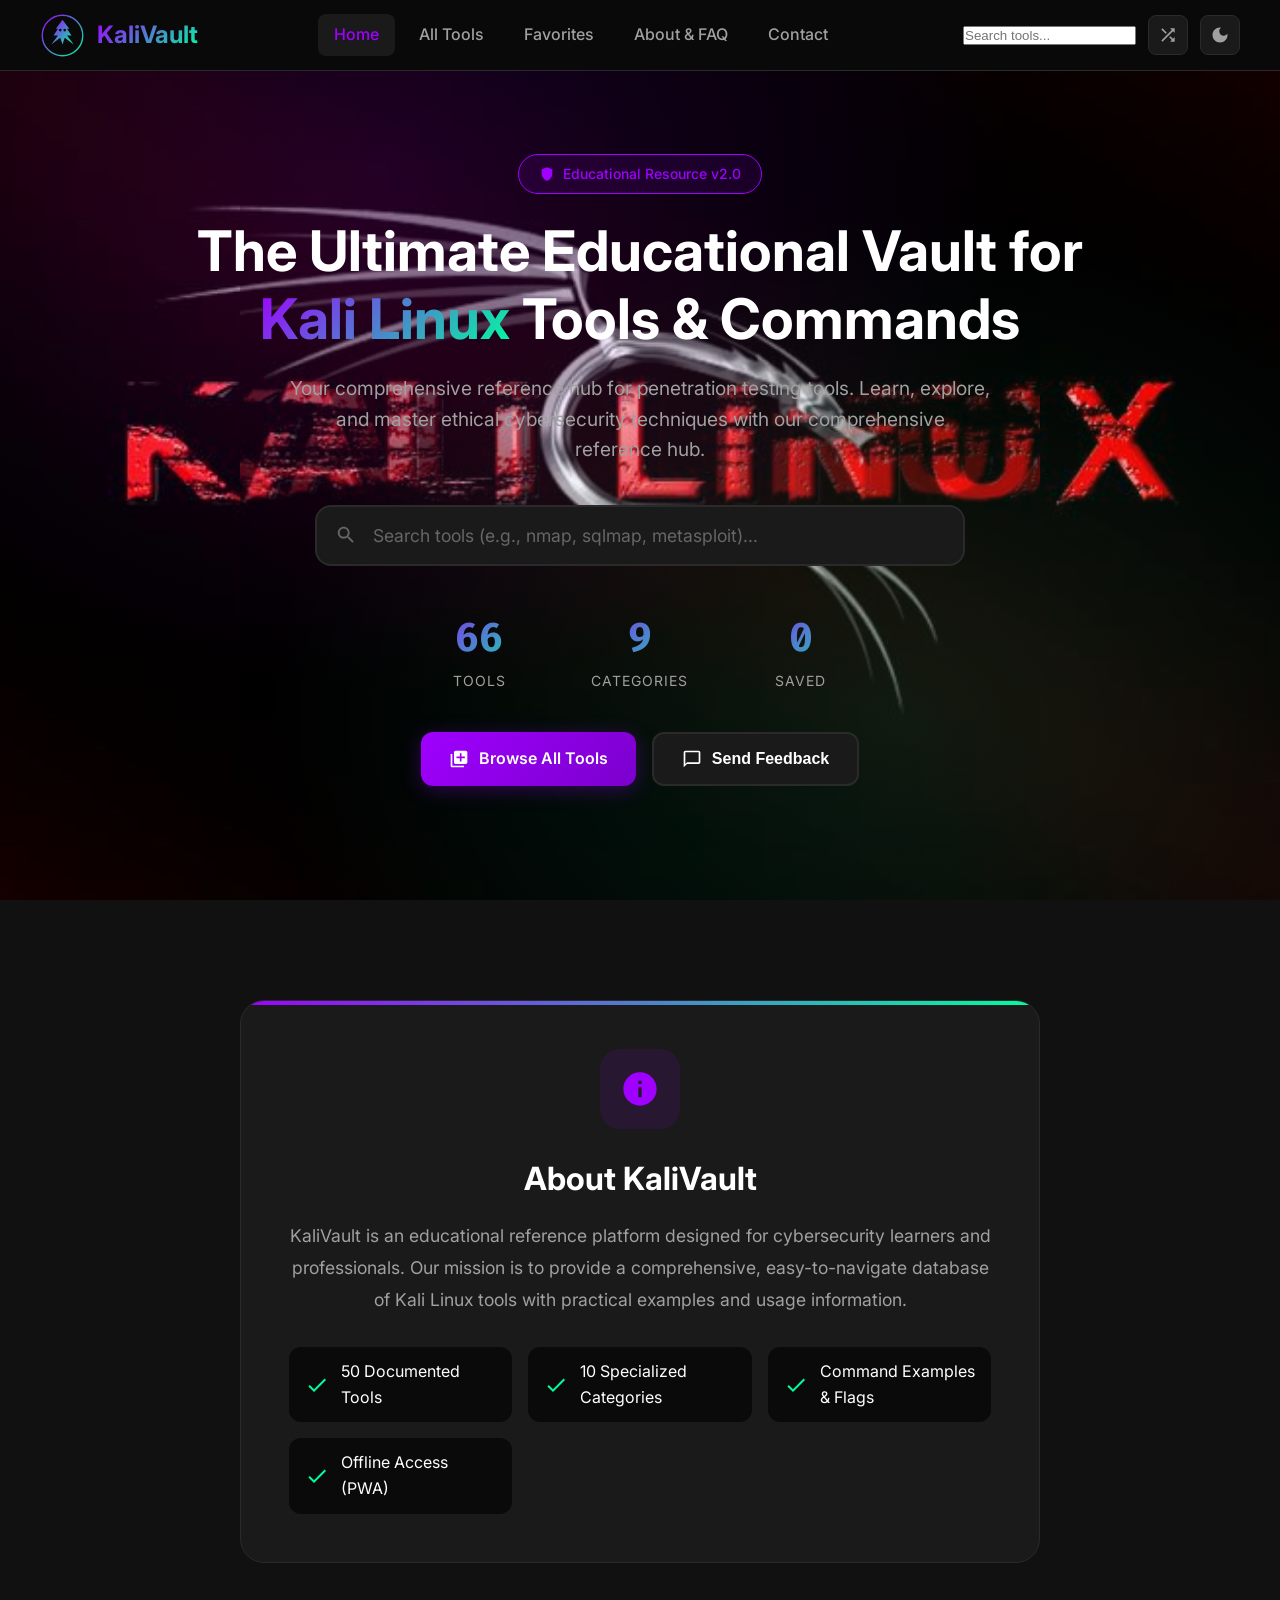
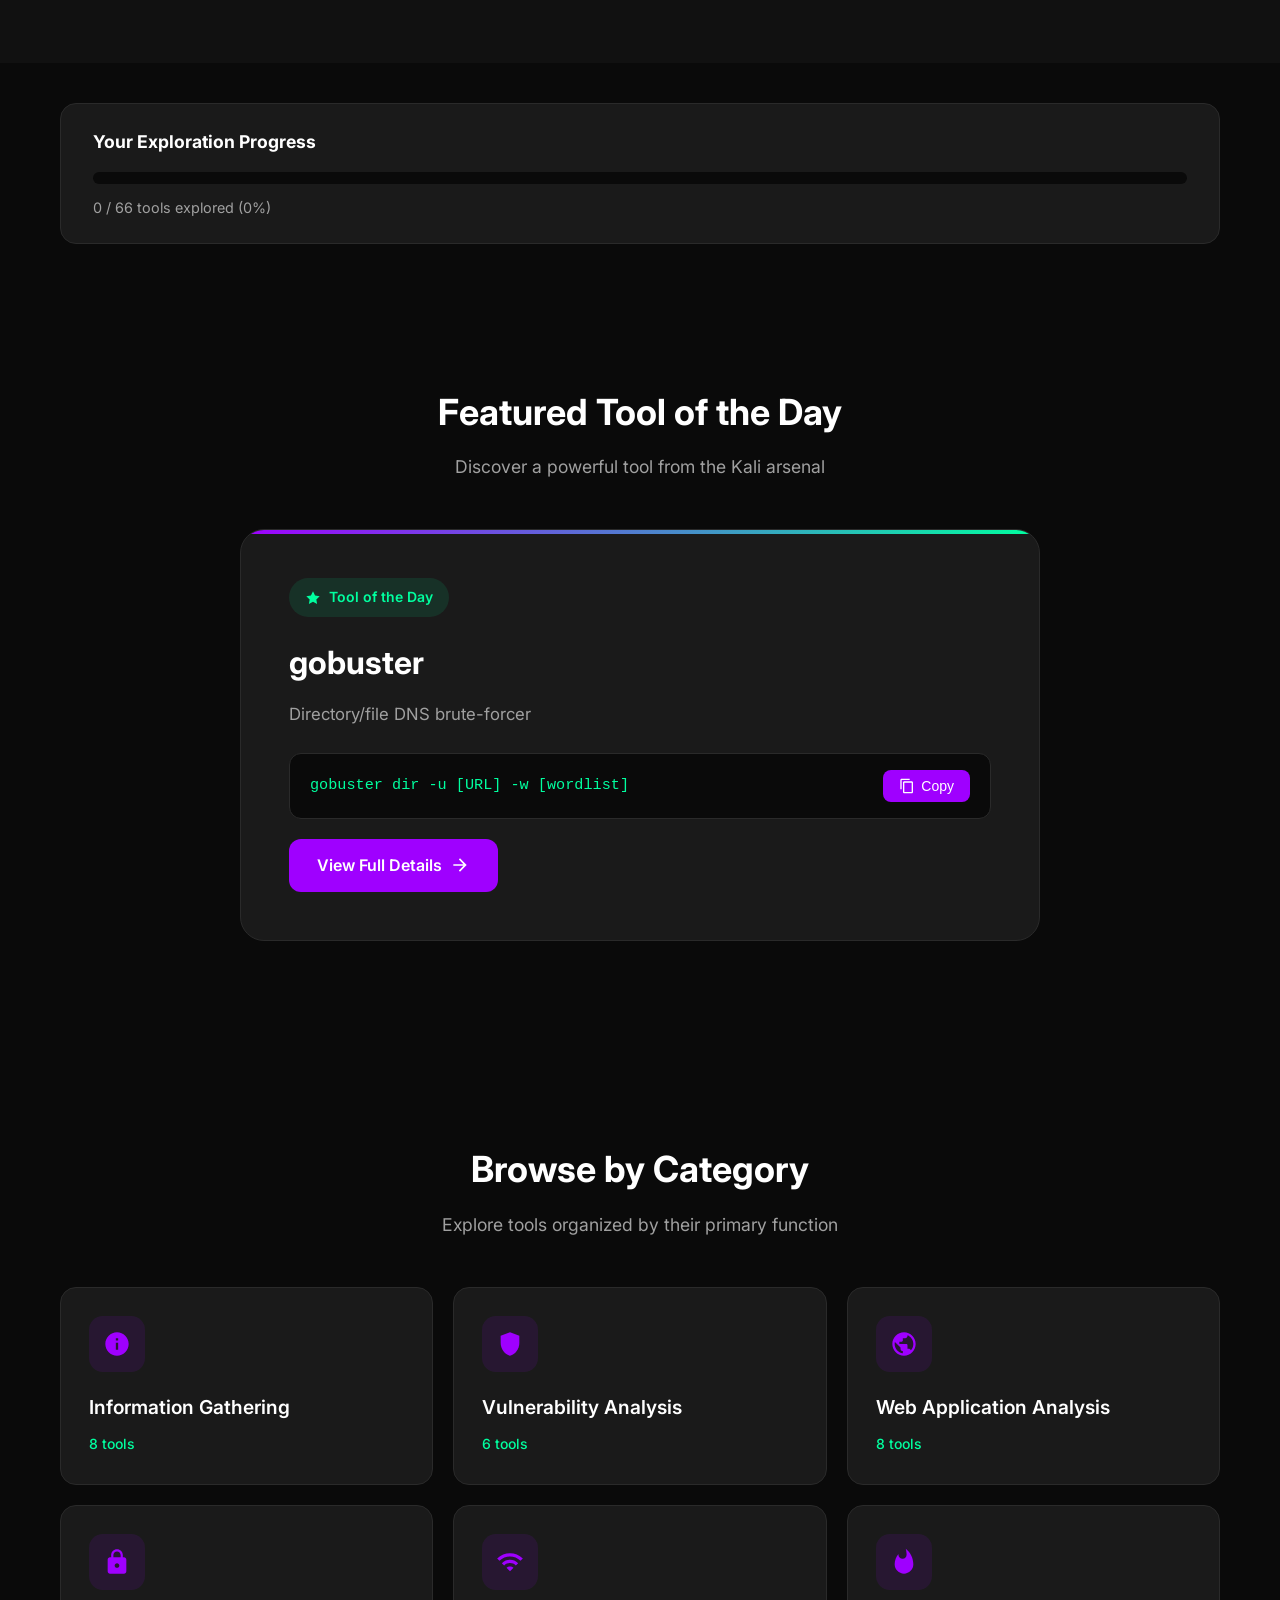
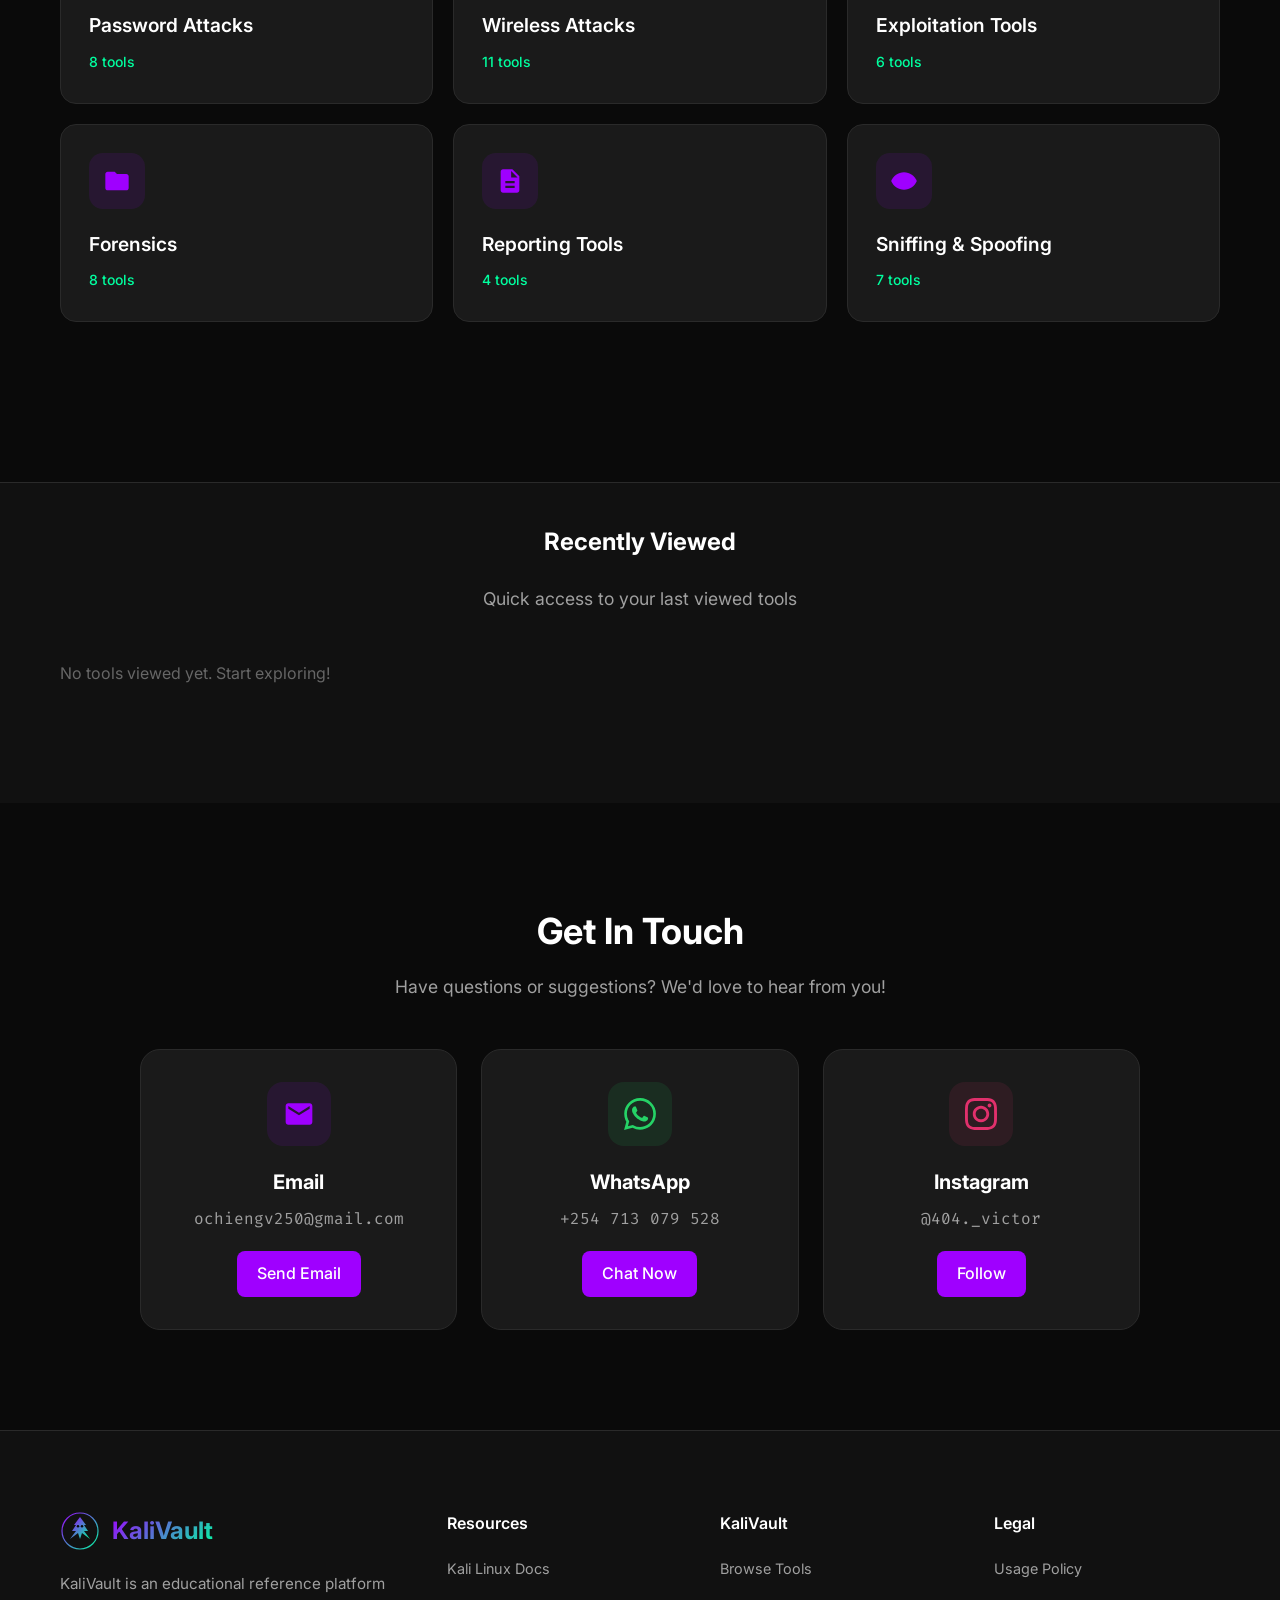
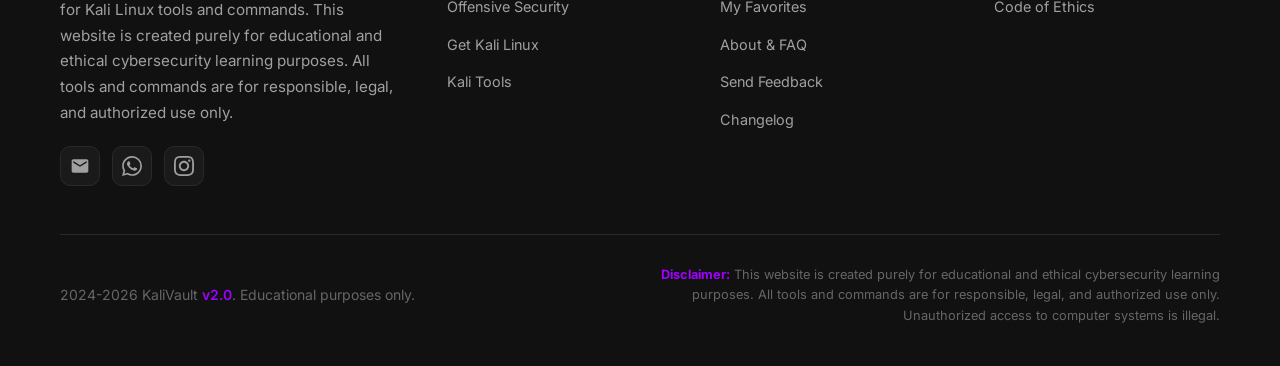
<file: index.html>
<!DOCTYPE html>
<html lang="en">
<head>
  <meta charset="UTF-8">
  <meta name="viewport" content="width=device-width, initial-scale=1.0">
  <meta name="description" content="KaliVault - The Ultimate Educational Vault for Kali Linux Tools & Commands. Learn ethical cybersecurity with comprehensive tool references.">
  <meta name="theme-color" content="#9f00ff">
  <meta name="author" content="KaliVault">
  <title>KaliVault - The Ultimate Educational Vault for Kali Linux Tools & Commands</title>
  <link rel="manifest" href="manifest.json">
  <link rel="icon" type="image/svg+xml" href="assets/images/icon.svg">
  <link rel="preconnect" href="https://fonts.googleapis.com">
  <link rel="preconnect" href="https://fonts.gstatic.com" crossorigin>
  <link href="https://fonts.googleapis.com/css2?family=Fira+Code:wght@400;500;600&family=Inter:wght@300;400;500;600;700&display=swap" rel="stylesheet">
  <link rel="stylesheet" href="assets/css/style.css">
</head>
<body>
  <!-- NAVIGATION BAR -->
  <nav class="navbar">
    <div class="navbar-inner">
      <a href="index.html" class="logo">
        <svg class="kali-logo" viewBox="0 0 100 100" xmlns="http://www.w3.org/2000/svg">
          <defs>
            <linearGradient id="dragonGrad" x1="0%" y1="0%" x2="100%" y2="100%">
              <stop offset="0%" style="stop-color:#9f00ff"/>
              <stop offset="100%" style="stop-color:#00ff9f"/>
            </linearGradient>
          </defs>
          <circle cx="50" cy="50" r="45" fill="none" stroke="url(#dragonGrad)" stroke-width="3"/>
          <g fill="url(#dragonGrad)">
            <!-- Dragon head simplified -->
            <path d="M50 15 L65 35 L60 35 L70 50 L60 50 L75 70 L55 55 L50 70 L45 55 L25 70 L40 50 L30 50 L40 35 L35 35 Z"/>
            <circle cx="45" cy="38" r="3" fill="#0a0a0a"/>
            <circle cx="55" cy="38" r="3" fill="#0a0a0a"/>
          </g>
        </svg>
        <span class="logo-text">KaliVault</span>
      </a>

      <ul class="nav-links">
        <li><a href="index.html" class="active">Home</a></li>
        <li><a href="tools.html">All Tools</a></li>
        <li><a href="favorites.html">Favorites</a></li>
        <li><a href="about.html">About & FAQ</a></li>
        <li><a href="#contact" class="contact-link">Contact</a></li>
      </ul>

      <div class="nav-actions">
        <div class="nav-search">
          <input type="text" class="global-search-input" placeholder="Search tools..." autocomplete="off" aria-label="Search tools">
        </div>
        
        <button class="action-btn" id="randomToolBtn" title="Random Tool">
          <svg viewBox="0 0 24 24"><path d="M10.59 9.17L5.41 4 4 5.41l5.17 5.17 1.42-1.41zM14.5 4l2.04 2.04L4 18.59 5.41 20 17.96 7.46 20 9.5V4h-5.5zm.33 9.41l-1.41 1.41 3.13 3.13L14.5 20H20v-5.5l-2.04 2.04-3.13-3.13z"/></svg>
        </button>
        
        <button class="action-btn theme-toggle" id="themeToggle" aria-label="Toggle theme">
          <svg class="icon-moon" viewBox="0 0 24 24"><path d="M12 3c-4.97 0-9 4.03-9 9s4.03 9 9 9 9-4.03 9-9c0-.46-.04-.92-.1-1.36-.98 1.37-2.58 2.26-4.4 2.26-2.98 0-5.4-2.42-5.4-5.4 0-1.81.89-3.42 2.26-4.4-.44-.06-.9-.1-1.36-.1z"/></svg>
          <svg class="icon-sun" viewBox="0 0 24 24"><path d="M12 7c-2.76 0-5 2.24-5 5s2.24 5 5 5 5-2.24 5-5-2.24-5-5-5z"/></svg>
        </button>
        
        <button class="mobile-menu-btn" aria-label="Toggle menu">
          <span></span><span></span><span></span>
        </button>
      </div>
    </div>
  </nav>

  <!-- MAIN CONTENT -->
  <main>
    <!-- HERO SECTION -->
    <section class="hero">
      <div class="hero-watermark"></div>
      <div class="hero-glow"></div>
      <div class="hero-content">
        <div class="hero-badge">
          <svg viewBox="0 0 24 24" fill="currentColor"><path d="M12 2L4 5v6.09c0 5.05 3.41 9.76 8 10.91 4.59-1.15 8-5.86 8-10.91V5l-8-3z"/></svg>
          Educational Resource v2.0
        </div>
        <h1 class="hero-title">
          The Ultimate Educational Vault for <span class="highlight">Kali Linux</span> Tools & Commands
        </h1>
        <p class="hero-subtitle">
          Your comprehensive reference hub for penetration testing tools. Learn, explore, and master ethical cybersecurity techniques with our comprehensive reference hub.
        </p>
        
        <div class="search-container">
          <svg viewBox="0 0 24 24"><path d="M15.5 14h-.79l-.28-.27C15.41 12.59 16 11.11 16 9.5 16 5.91 13.09 3 9.5 3S3 5.91 3 9.5 5.91 16 9.5 16c1.61 0 3.09-.59 4.23-1.57l.27.28v.79l5 4.99L20.49 19l-4.99-5zm-6 0C7.01 14 5 11.99 5 9.5S7.01 5 9.5 5 14 7.01 14 9.5 11.99 14 9.5 14z"/></svg>
          <input type="text" class="global-search-input hero-search" placeholder="Search tools (e.g., nmap, sqlmap, metasploit)..." autocomplete="off">
        </div>
        
        <div class="stats-grid">
          <div class="stat-item">
            <div class="stat-number" id="toolsCount">0</div>
            <div class="stat-label">Tools</div>
          </div>
          <div class="stat-item">
            <div class="stat-number" id="categoriesCount">0</div>
            <div class="stat-label">Categories</div>
          </div>
          <div class="stat-item">
            <div class="stat-number" id="favoritesCount">0</div>
            <div class="stat-label">Saved</div>
          </div>
        </div>
        
        <div class="hero-actions">
          <a href="tools.html" class="btn-primary">
            <svg viewBox="0 0 24 24" fill="currentColor"><path d="M4 6H2v14c0 1.1.9 2 2 2h14v-2H4V6zm16-4H8c-1.1 0-2 .9-2 2v12c0 1.1.9 2 2 2h12c1.1 0 2-.9 2-2V4c0-1.1-.9-2-2-2zm-1 9h-4v4h-2v-4H9V9h4V5h2v4h4v2z"/></svg>
            Browse All Tools
          </a>
          <button class="btn-secondary" id="openFeedback">
            <svg viewBox="0 0 24 24" fill="currentColor"><path d="M20 2H4c-1.1 0-2 .9-2 2v18l4-4h14c1.1 0 2-.9 2-2V4c0-1.1-.9-2-2-2zm0 14H6l-2 2V4h16v12z"/></svg>
            Send Feedback
          </button>
        </div>
      </div>
    </section>

    <!-- ABOUT SECTION -->
    <section class="section about-section">
      <div class="container">
        <div class="about-card">
          <div class="about-icon">
            <svg viewBox="0 0 24 24" fill="currentColor"><path d="M12 2C6.48 2 2 6.48 2 12s4.48 10 10 10 10-4.48 10-10S17.52 2 12 2zm1 15h-2v-6h2v6zm0-8h-2V7h2v2z"/></svg>
          </div>
          <h2>About KaliVault</h2>
          <p class="about-description">
            KaliVault is an educational reference platform designed for cybersecurity learners and professionals. Our mission is to provide a comprehensive, easy-to-navigate database of Kali Linux tools with practical examples and usage information.
          </p>
          <div class="about-features">
            <div class="about-feature">
              <svg viewBox="0 0 24 24" fill="currentColor"><path d="M9 16.17L4.83 12l-1.42 1.41L9 19 21 7l-1.41-1.41z"/></svg>
              <span>50 Documented Tools</span>
            </div>
            <div class="about-feature">
              <svg viewBox="0 0 24 24" fill="currentColor"><path d="M9 16.17L4.83 12l-1.42 1.41L9 19 21 7l-1.41-1.41z"/></svg>
              <span>10 Specialized Categories</span>
            </div>
            <div class="about-feature">
              <svg viewBox="0 0 24 24" fill="currentColor"><path d="M9 16.17L4.83 12l-1.42 1.41L9 19 21 7l-1.41-1.41z"/></svg>
              <span>Command Examples & Flags</span>
            </div>
            <div class="about-feature">
              <svg viewBox="0 0 24 24" fill="currentColor"><path d="M9 16.17L4.83 12l-1.42 1.41L9 19 21 7l-1.41-1.41z"/></svg>
              <span>Offline Access (PWA)</span>
            </div>
          </div>
        </div>
      </div>
    </section>

    <!-- PROGRESS TRACKING SECTION -->
    <section class="section progress-section">
      <div class="container">
        <div class="progress-card">
          <h3>Your Exploration Progress</h3>
          <div id="explorationProgress"></div>
        </div>
      </div>
    </section>

    <!-- FEATURED TOOL SECTION -->
    <section class="section">
      <div class="container">
        <header class="section-header">
          <h2 class="section-title">Featured Tool of the Day</h2>
          <p class="section-subtitle">Discover a powerful tool from the Kali arsenal</p>
        </header>
        <div class="featured-card" id="featuredTool"></div>
      </div>
    </section>

    <!-- CATEGORIES SECTION -->
    <section class="section">
      <div class="container">
        <header class="section-header">
          <h2 class="section-title">Browse by Category</h2>
          <p class="section-subtitle">Explore tools organized by their primary function</p>
        </header>
        <div class="categories-grid" id="categoriesGrid"></div>
      </div>
    </section>

    <!-- RECENTLY VIEWED SECTION -->
    <section class="section recently-viewed-section">
      <div class="container">
        <header class="section-header">
          <h2 class="section-title">Recently Viewed</h2>
          <p class="section-subtitle">Quick access to your last viewed tools</p>
        </header>
        <div class="recently-viewed-widget" id="recentlyViewed"></div>
      </div>
    </section>

    <!-- CONTACT SECTION -->
    <section class="section contact-section" id="contact">
      <div class="container">
        <header class="section-header">
          <h2 class="section-title">Get In Touch</h2>
          <p class="section-subtitle">Have questions or suggestions? We'd love to hear from you!</p>
        </header>
        <div class="contact-grid">
          <div class="contact-card">
            <div class="contact-icon">
              <svg viewBox="0 0 24 24" fill="currentColor"><path d="M20 4H4c-1.1 0-2 .9-2 2v12c0 1.1.9 2 2 2h16c1.1 0 2-.9 2-2V6c0-1.1-.9-2-2-2zm0 4l-8 5-8-5V6l8 5 8-5v2z"/></svg>
            </div>
            <h3>Email</h3>
            <p>ochiengv250@gmail.com</p>
            <a href="mailto:ochiengv250@gmail.com" class="contact-link-btn">Send Email</a>
          </div>
          <div class="contact-card">
            <div class="contact-icon whatsapp">
              <svg viewBox="0 0 24 24" fill="currentColor"><path d="M17.472 14.382c-.297-.149-1.758-.867-2.03-.967-.273-.099-.471-.148-.67.15-.197.297-.767.966-.94 1.164-.173.199-.347.223-.644.075-.297-.15-1.255-.463-2.39-1.475-.883-.788-1.48-1.761-1.653-2.059-.173-.297-.018-.458.13-.606.134-.133.298-.347.446-.52.149-.174.198-.298.298-.497.099-.198.05-.371-.025-.52-.075-.149-.669-1.612-.916-2.207-.242-.579-.487-.5-.669-.51-.173-.008-.371-.01-.57-.01-.198 0-.52.074-.792.372-.272.297-1.04 1.016-1.04 2.479 0 1.462 1.065 2.875 1.213 3.074.149.198 2.096 3.2 5.077 4.487.709.306 1.262.489 1.694.625.712.227 1.36.195 1.871.118.571-.085 1.758-.719 2.006-1.413.248-.694.248-1.289.173-1.413-.074-.124-.272-.198-.57-.347m-5.421 7.403h-.004a9.87 9.87 0 01-5.031-1.378l-.361-.214-3.741.982.998-3.648-.235-.374a9.86 9.86 0 01-1.51-5.26c.001-5.45 4.436-9.884 9.888-9.884 2.64 0 5.122 1.03 6.988 2.898a9.825 9.825 0 012.893 6.994c-.003 5.45-4.437 9.884-9.885 9.884m8.413-18.297A11.815 11.815 0 0012.05 0C5.495 0 .16 5.335.157 11.892c0 2.096.547 4.142 1.588 5.945L.057 24l6.305-1.654a11.882 11.882 0 005.683 1.448h.005c6.554 0 11.89-5.335 11.893-11.893a11.821 11.821 0 00-3.48-8.413z"/></svg>
            </div>
            <h3>WhatsApp</h3>
            <p>+254 713 079 528</p>
            <a href="https://wa.me/254713079528" target="_blank" class="contact-link-btn">Chat Now</a>
          </div>
          <div class="contact-card">
            <div class="contact-icon instagram">
              <svg viewBox="0 0 24 24" fill="currentColor"><path d="M12 2.163c3.204 0 3.584.012 4.85.07 3.252.148 4.771 1.691 4.919 4.919.058 1.265.069 1.645.069 4.849 0 3.205-.012 3.584-.069 4.849-.149 3.225-1.664 4.771-4.919 4.919-1.266.058-1.644.07-4.85.07-3.204 0-3.584-.012-4.849-.07-3.26-.149-4.771-1.699-4.919-4.92-.058-1.265-.07-1.644-.07-4.849 0-3.204.013-3.583.07-4.849.149-3.227 1.664-4.771 4.919-4.919 1.266-.057 1.645-.069 4.849-.069zm0-2.163c-3.259 0-3.667.014-4.947.072-4.358.2-6.78 2.618-6.98 6.98-.059 1.281-.073 1.689-.073 4.948 0 3.259.014 3.668.072 4.948.2 4.358 2.618 6.78 6.98 6.98 1.281.058 1.689.072 4.948.072 3.259 0 3.668-.014 4.948-.072 4.354-.2 6.782-2.618 6.979-6.98.059-1.28.073-1.689.073-4.948 0-3.259-.014-3.667-.072-4.947-.196-4.354-2.617-6.78-6.979-6.98-1.281-.059-1.69-.073-4.949-.073zm0 5.838c-3.403 0-6.162 2.759-6.162 6.162s2.759 6.163 6.162 6.163 6.162-2.759 6.162-6.163c0-3.403-2.759-6.162-6.162-6.162zm0 10.162c-2.209 0-4-1.79-4-4 0-2.209 1.791-4 4-4s4 1.791 4 4c0 2.21-1.791 4-4 4zm6.406-11.845c-.796 0-1.441.645-1.441 1.44s.645 1.44 1.441 1.44c.795 0 1.439-.645 1.439-1.44s-.644-1.44-1.439-1.44z"/></svg>
            </div>
            <h3>Instagram</h3>
            <p>@404._victor</p>
            <a href="https://instagram.com/404._victor" target="_blank" class="contact-link-btn">Follow</a>
          </div>
        </div>
      </div>
    </section>
  </main>

  <!-- FEEDBACK MODAL -->
  <div class="modal-overlay" id="feedbackModal">
    <div class="modal-content feedback-modal animate-modal">
      <div class="modal-header">
        <h2>
          <svg viewBox="0 0 24 24" fill="currentColor"><path d="M20 2H4c-1.1 0-2 .9-2 2v18l4-4h14c1.1 0 2-.9 2-2V4c0-1.1-.9-2-2-2zm0 14H6l-2 2V4h16v12z"/></svg>
          Send Feedback
        </h2>
        <button class="modal-close" aria-label="Close">
          <svg viewBox="0 0 24 24"><path d="M19 6.41L17.59 5 12 10.59 6.41 5 5 6.41 10.59 12 5 17.59 6.41 19 12 13.41 17.59 19 19 17.59 13.41 12z"/></svg>
        </button>
      </div>
      <div class="modal-body">
        <form id="feedbackForm">
          <p class="form-intro">We value your feedback! Help us improve KaliVault.</p>
          <div class="form-group">
            <label for="feedbackName">Your Name</label>
            <input type="text" id="feedbackName" name="name" required placeholder="John Doe">
          </div>
          <div class="form-group">
            <label for="feedbackEmail">Email Address</label>
            <input type="email" id="feedbackEmail" name="email" required placeholder="john@example.com">
          </div>
          <div class="form-group">
            <label for="feedbackType">Category</label>
            <select id="feedbackType" name="type" required>
              <option value="">Select a category...</option>
              <option value="Bug Report">Bug Report</option>
              <option value="Suggestion">Suggestion</option>
              <option value="New Tool Request">New Tool Request</option>
              <option value="Other">Other</option>
            </select>
          </div>
          <div class="form-group">
            <label for="feedbackMessage">Message</label>
            <textarea id="feedbackMessage" name="message" rows="5" required placeholder="Tell us what's on your mind..."></textarea>
          </div>
          <button type="submit" class="btn-submit">
            <svg viewBox="0 0 24 24" fill="currentColor"><path d="M2.01 21L23 12 2.01 3 2 10l15 2-15 2z"/></svg>
            Send Feedback
          </button>
        </form>
        <div class="form-success" style="display: none;">
          <svg viewBox="0 0 24 24" fill="currentColor"><path d="M12 2C6.48 2 2 6.48 2 12s4.48 10 10 10 10-4.48 10-10S17.52 2 12 2zm-2 15l-5-5 1.41-1.41L10 14.17l7.59-7.59L19 8l-9 9z"/></svg>
          <h3>Thank You!</h3>
          <p>Your feedback has been sent successfully. We'll get back to you soon.</p>
        </div>
      </div>
    </div>
  </div>

  <!-- CHANGELOG MODAL -->
  <div class="modal-overlay" id="changelogModal">
    <div class="modal-content changelog-modal animate-modal">
      <div class="modal-header">
        <h2>
          <svg viewBox="0 0 24 24" fill="currentColor"><path d="M13 3c-4.97 0-9 4.03-9 9H1l3.89 3.89.07.14L9 12H6c0-3.87 3.13-7 7-7s7 3.13 7 7-3.13 7-7 7c-1.93 0-3.68-.79-4.94-2.06l-1.42 1.42C8.27 19.99 10.51 21 13 21c4.97 0 9-4.03 9-9s-4.03-9-9-9zm-1 5v5l4.28 2.54.72-1.21-3.5-2.08V8H12z"/></svg>
          Changelog
        </h2>
        <button class="modal-close" aria-label="Close">
          <svg viewBox="0 0 24 24"><path d="M19 6.41L17.59 5 12 10.59 6.41 5 5 6.41 10.59 12 5 17.59 6.41 19 12 13.41 17.59 19 19 17.59 13.41 12z"/></svg>
        </button>
      </div>
      <div class="modal-body">
        <div class="changelog-content" id="changelogContent"></div>
      </div>
    </div>
  </div>

  <!-- TERMINAL MODAL -->
  <div class="modal-overlay" id="terminalModal">
    <div class="modal-content terminal-window animate-modal">
      <div class="terminal-header">
        <div class="terminal-dots">
          <span></span><span></span><span></span>
        </div>
        <span class="terminal-title">KaliVault Terminal</span>
        <button class="terminal-close" id="terminalClose">
          <svg viewBox="0 0 24 24"><path d="M19 6.41L17.59 5 12 10.59 6.41 5 5 6.41 10.59 12 5 17.59 6.41 19 12 13.41 17.59 19 19 17.59 13.41 12z"/></svg>
        </button>
      </div>
      <div class="terminal-body" id="terminalBody">
        <div class="terminal-output" id="terminalOutput"></div>
      </div>
      <div class="terminal-input-wrapper">
        <span class="terminal-prompt">root@kali:~#</span>
        <input type="text" class="terminal-input" id="terminalInput" placeholder="Type a command..." autocomplete="off">
      </div>
    </div>
  </div>

  <!-- TOAST NOTIFICATION -->
  <div class="toast" id="toast">
    <svg viewBox="0 0 24 24"><path d="M9 16.17L4.83 12l-1.42 1.41L9 19 21 7l-1.41-1.41z"/></svg>
    <span></span>
  </div>

  <!-- FOOTER -->
  <footer class="footer">
    <div class="container">
      <div class="footer-content">
        <div class="footer-brand">
          <div class="footer-logo">
            <svg class="kali-logo-small" viewBox="0 0 100 100" xmlns="http://www.w3.org/2000/svg">
              <defs>
                <linearGradient id="dragonGrad2" x1="0%" y1="0%" x2="100%" y2="100%">
                  <stop offset="0%" style="stop-color:#9f00ff"/>
                  <stop offset="100%" style="stop-color:#00ff9f"/>
                </linearGradient>
              </defs>
              <circle cx="50" cy="50" r="45" fill="none" stroke="url(#dragonGrad2)" stroke-width="3"/>
              <g fill="url(#dragonGrad2)">
                <path d="M50 15 L65 35 L60 35 L70 50 L60 50 L75 70 L55 55 L50 70 L45 55 L25 70 L40 50 L30 50 L40 35 L35 35 Z"/>
                <circle cx="45" cy="38" r="3" fill="#0a0a0a"/>
                <circle cx="55" cy="38" r="3" fill="#0a0a0a"/>
              </g>
            </svg>
            <span class="footer-logo-text">KaliVault</span>
          </div>
          <p class="footer-description">
            KaliVault is an educational reference platform for Kali Linux tools and commands. This website is created purely for educational and ethical cybersecurity learning purposes. All tools and commands are for responsible, legal, and authorized use only.
          </p>
          <div class="social-links">
            <a href="mailto:ochiengv250@gmail.com" title="Email">
              <svg viewBox="0 0 24 24" fill="currentColor"><path d="M20 4H4c-1.1 0-2 .9-2 2v12c0 1.1.9 2 2 2h16c1.1 0 2-.9 2-2V6c0-1.1-.9-2-2-2zm0 4l-8 5-8-5V6l8 5 8-5v2z"/></svg>
            </a>
            <a href="https://wa.me/254713079528" target="_blank" title="WhatsApp">
              <svg viewBox="0 0 24 24" fill="currentColor"><path d="M17.472 14.382c-.297-.149-1.758-.867-2.03-.967-.273-.099-.471-.148-.67.15-.197.297-.767.966-.94 1.164-.173.199-.347.223-.644.075-.297-.15-1.255-.463-2.39-1.475-.883-.788-1.48-1.761-1.653-2.059-.173-.297-.018-.458.13-.606.134-.133.298-.347.446-.52.149-.174.198-.298.298-.497.099-.198.05-.371-.025-.52-.075-.149-.669-1.612-.916-2.207-.242-.579-.487-.5-.669-.51-.173-.008-.371-.01-.57-.01-.198 0-.52.074-.792.372-.272.297-1.04 1.016-1.04 2.479 0 1.462 1.065 2.875 1.213 3.074.149.198 2.096 3.2 5.077 4.487.709.306 1.262.489 1.694.625.712.227 1.36.195 1.871.118.571-.085 1.758-.719 2.006-1.413.248-.694.248-1.289.173-1.413-.074-.124-.272-.198-.57-.347m-5.421 7.403h-.004a9.87 9.87 0 01-5.031-1.378l-.361-.214-3.741.982.998-3.648-.235-.374a9.86 9.86 0 01-1.51-5.26c.001-5.45 4.436-9.884 9.888-9.884 2.64 0 5.122 1.03 6.988 2.898a9.825 9.825 0 012.893 6.994c-.003 5.45-4.437 9.884-9.885 9.884m8.413-18.297A11.815 11.815 0 0012.05 0C5.495 0 .16 5.335.157 11.892c0 2.096.547 4.142 1.588 5.945L.057 24l6.305-1.654a11.882 11.882 0 005.683 1.448h.005c6.554 0 11.89-5.335 11.893-11.893a11.821 11.821 0 00-3.48-8.413z"/></svg>
            </a>
            <a href="https://instagram.com/404._victor" target="_blank" title="Instagram">
              <svg viewBox="0 0 24 24" fill="currentColor"><path d="M12 2.163c3.204 0 3.584.012 4.85.07 3.252.148 4.771 1.691 4.919 4.919.058 1.265.069 1.645.069 4.849 0 3.205-.012 3.584-.069 4.849-.149 3.225-1.664 4.771-4.919 4.919-1.266.058-1.644.07-4.85.07-3.204 0-3.584-.012-4.849-.07-3.26-.149-4.771-1.699-4.919-4.92-.058-1.265-.07-1.644-.07-4.849 0-3.204.013-3.583.07-4.849.149-3.227 1.664-4.771 4.919-4.919 1.266-.057 1.645-.069 4.849-.069zm0-2.163c-3.259 0-3.667.014-4.947.072-4.358.2-6.78 2.618-6.98 6.98-.059 1.281-.073 1.689-.073 4.948 0 3.259.014 3.668.072 4.948.2 4.358 2.618 6.78 6.98 6.98 1.281.058 1.689.072 4.948.072 3.259 0 3.668-.014 4.948-.072 4.354-.2 6.782-2.618 6.979-6.98.059-1.28.073-1.689.073-4.948 0-3.259-.014-3.667-.072-4.947-.196-4.354-2.617-6.78-6.979-6.98-1.281-.059-1.69-.073-4.949-.073zm0 5.838c-3.403 0-6.162 2.759-6.162 6.162s2.759 6.163 6.162 6.163 6.162-2.759 6.162-6.163c0-3.403-2.759-6.162-6.162-6.162zm0 10.162c-2.209 0-4-1.79-4-4 0-2.209 1.791-4 4-4s4 1.791 4 4c0 2.21-1.791 4-4 4zm6.406-11.845c-.796 0-1.441.645-1.441 1.44s.645 1.44 1.441 1.44c.795 0 1.439-.645 1.439-1.44s-.644-1.44-1.439-1.44z"/></svg>
            </a>
          </div>
        </div>
        <div class="footer-links">
          <h4>Resources</h4>
          <ul>
            <li><a href="https://www.kali.org/docs/" target="_blank" rel="noopener">Kali Linux Docs</a></li>
            <li><a href="https://www.offensive-security.com/" target="_blank" rel="noopener">Offensive Security</a></li>
            <li><a href="https://www.kali.org/get-kali/" target="_blank" rel="noopener">Get Kali Linux</a></li>
            <li><a href="https://tools.kali.org/" target="_blank" rel="noopener">Kali Tools</a></li>
          </ul>
        </div>
        <div class="footer-links">
          <h4>KaliVault</h4>
          <ul>
            <li><a href="tools.html">Browse Tools</a></li>
            <li><a href="favorites.html">My Favorites</a></li>
            <li><a href="about.html">About & FAQ</a></li>
            <li><a href="#" id="openFeedback2">Send Feedback</a></li>
            <li><a href="#" class="changelog-link" data-modal="changelogModal">Changelog</a></li>
          </ul>
        </div>
        <div class="footer-links">
          <h4>Legal</h4>
          <ul>
            <li><a href="https://www.kali.org/about/usage/" target="_blank" rel="noopener">Usage Policy</a></li>
            <li><a href="https://www.offensive-security.com/ethics/" target="_blank" rel="noopener">Code of Ethics</a></li>
          </ul>
        </div>
      </div>
      <div class="footer-bottom">
        <p class="footer-copyright">2024-2026 KaliVault <span class="version">v2.0</span>. Educational purposes only.</p>
        <p class="disclaimer">
          <strong>Disclaimer:</strong> This website is created purely for educational and ethical cybersecurity learning purposes. All tools and commands are for responsible, legal, and authorized use only. Unauthorized access to computer systems is illegal.
        </p>
      </div>
    </div>
  </footer>

  <script src="assets/js/app.js"></script>
</body>
</html>
</file>
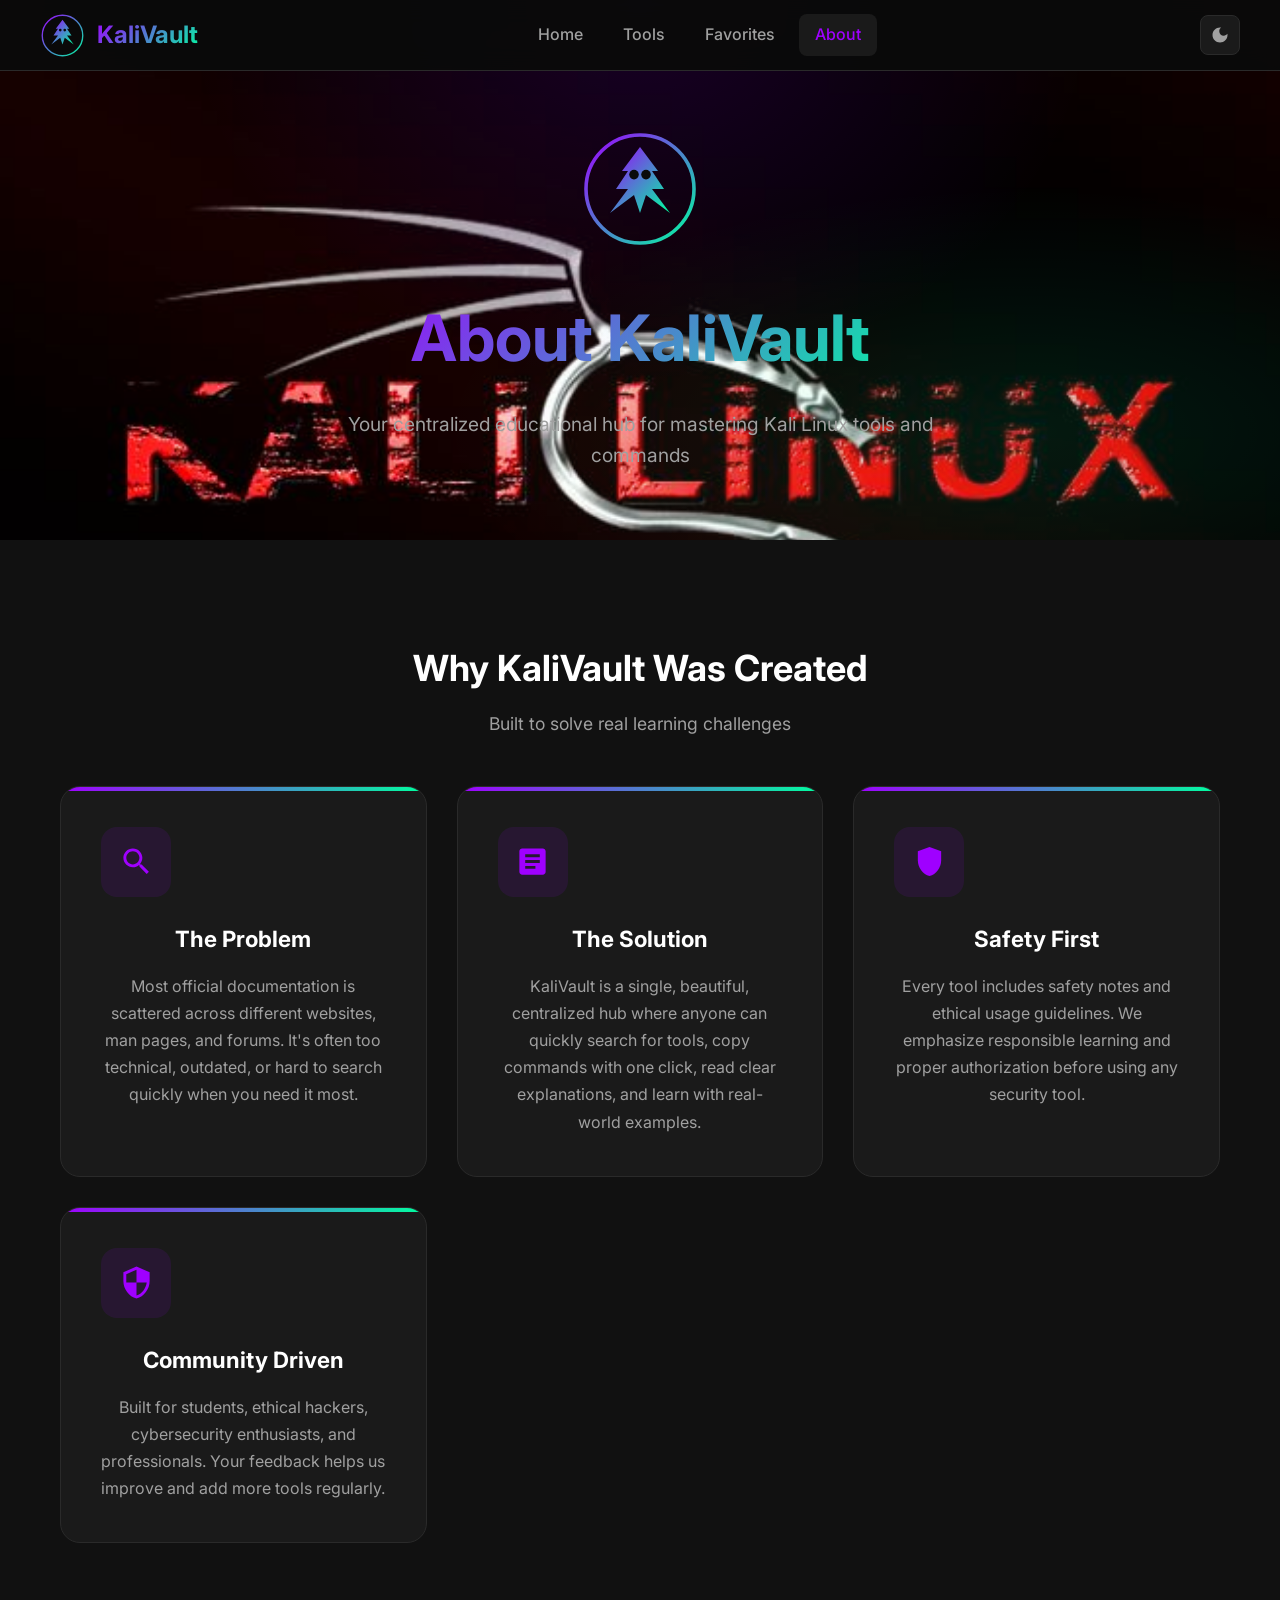
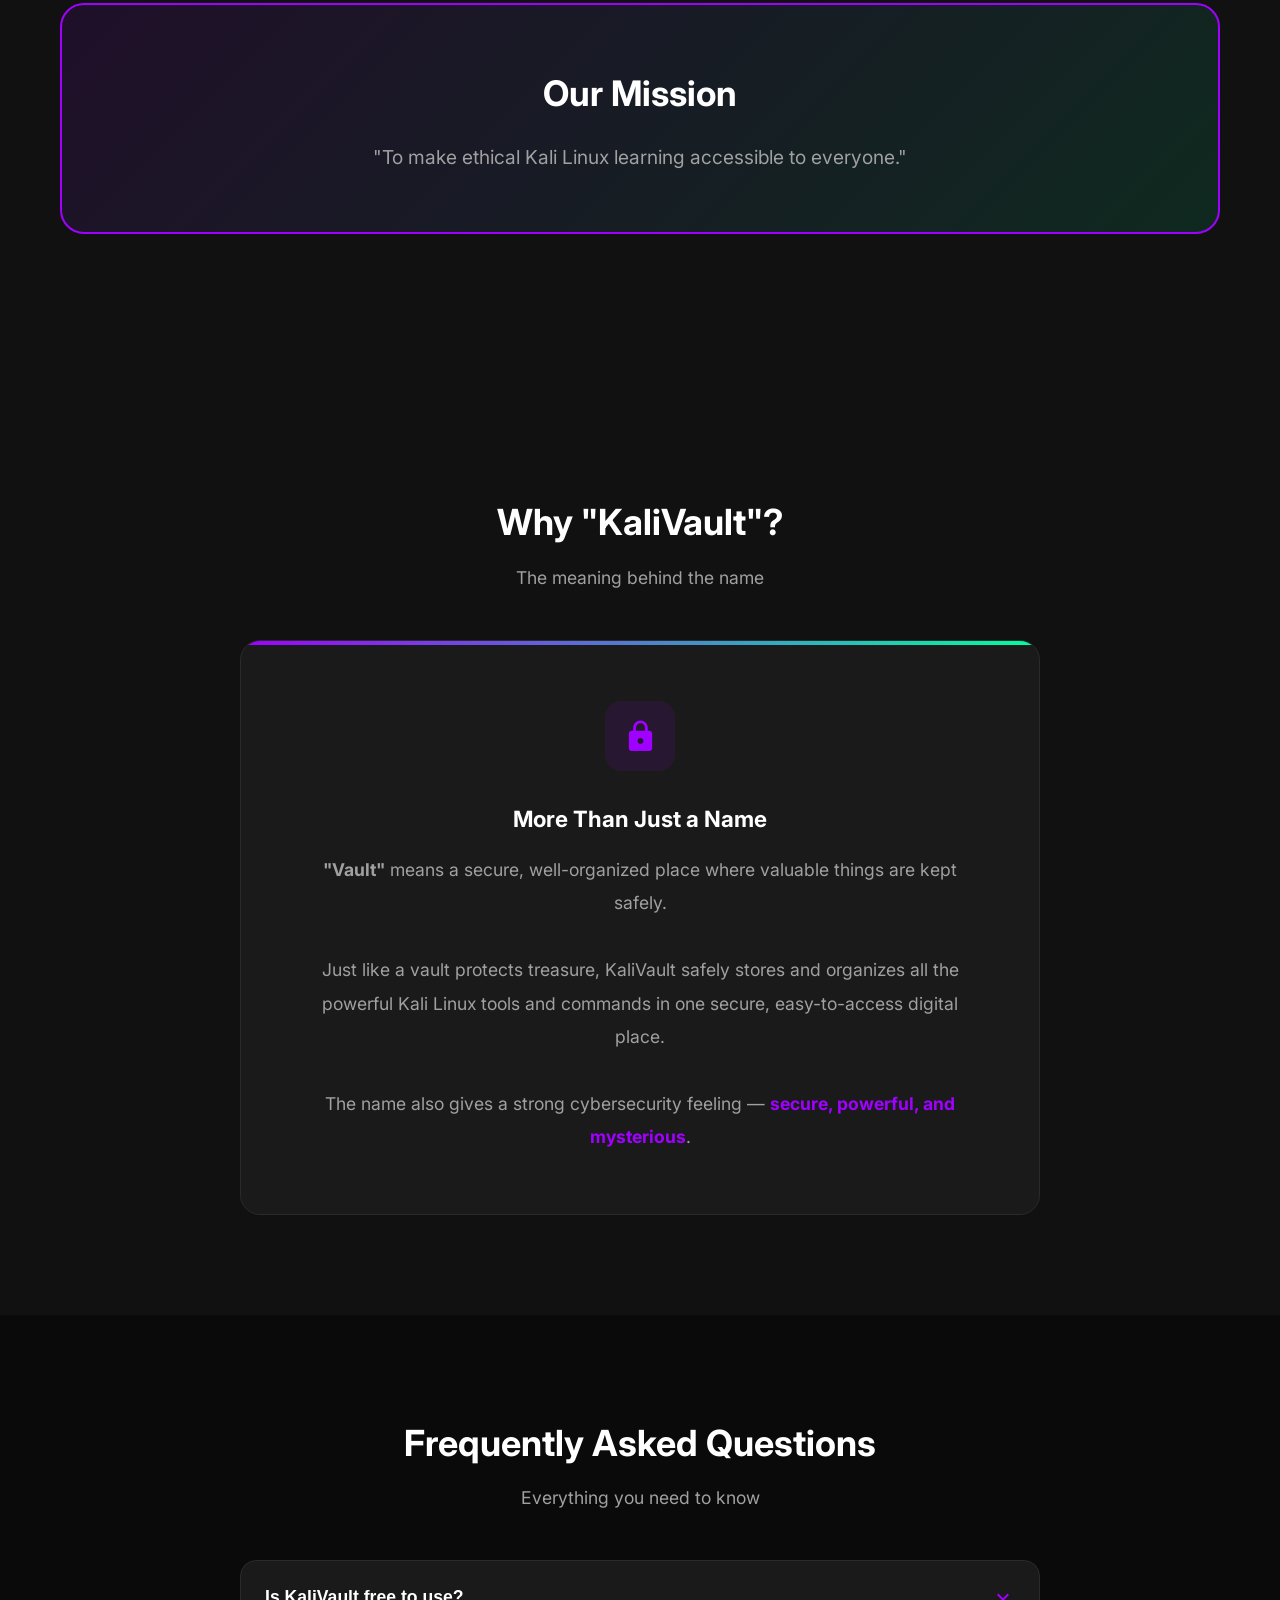
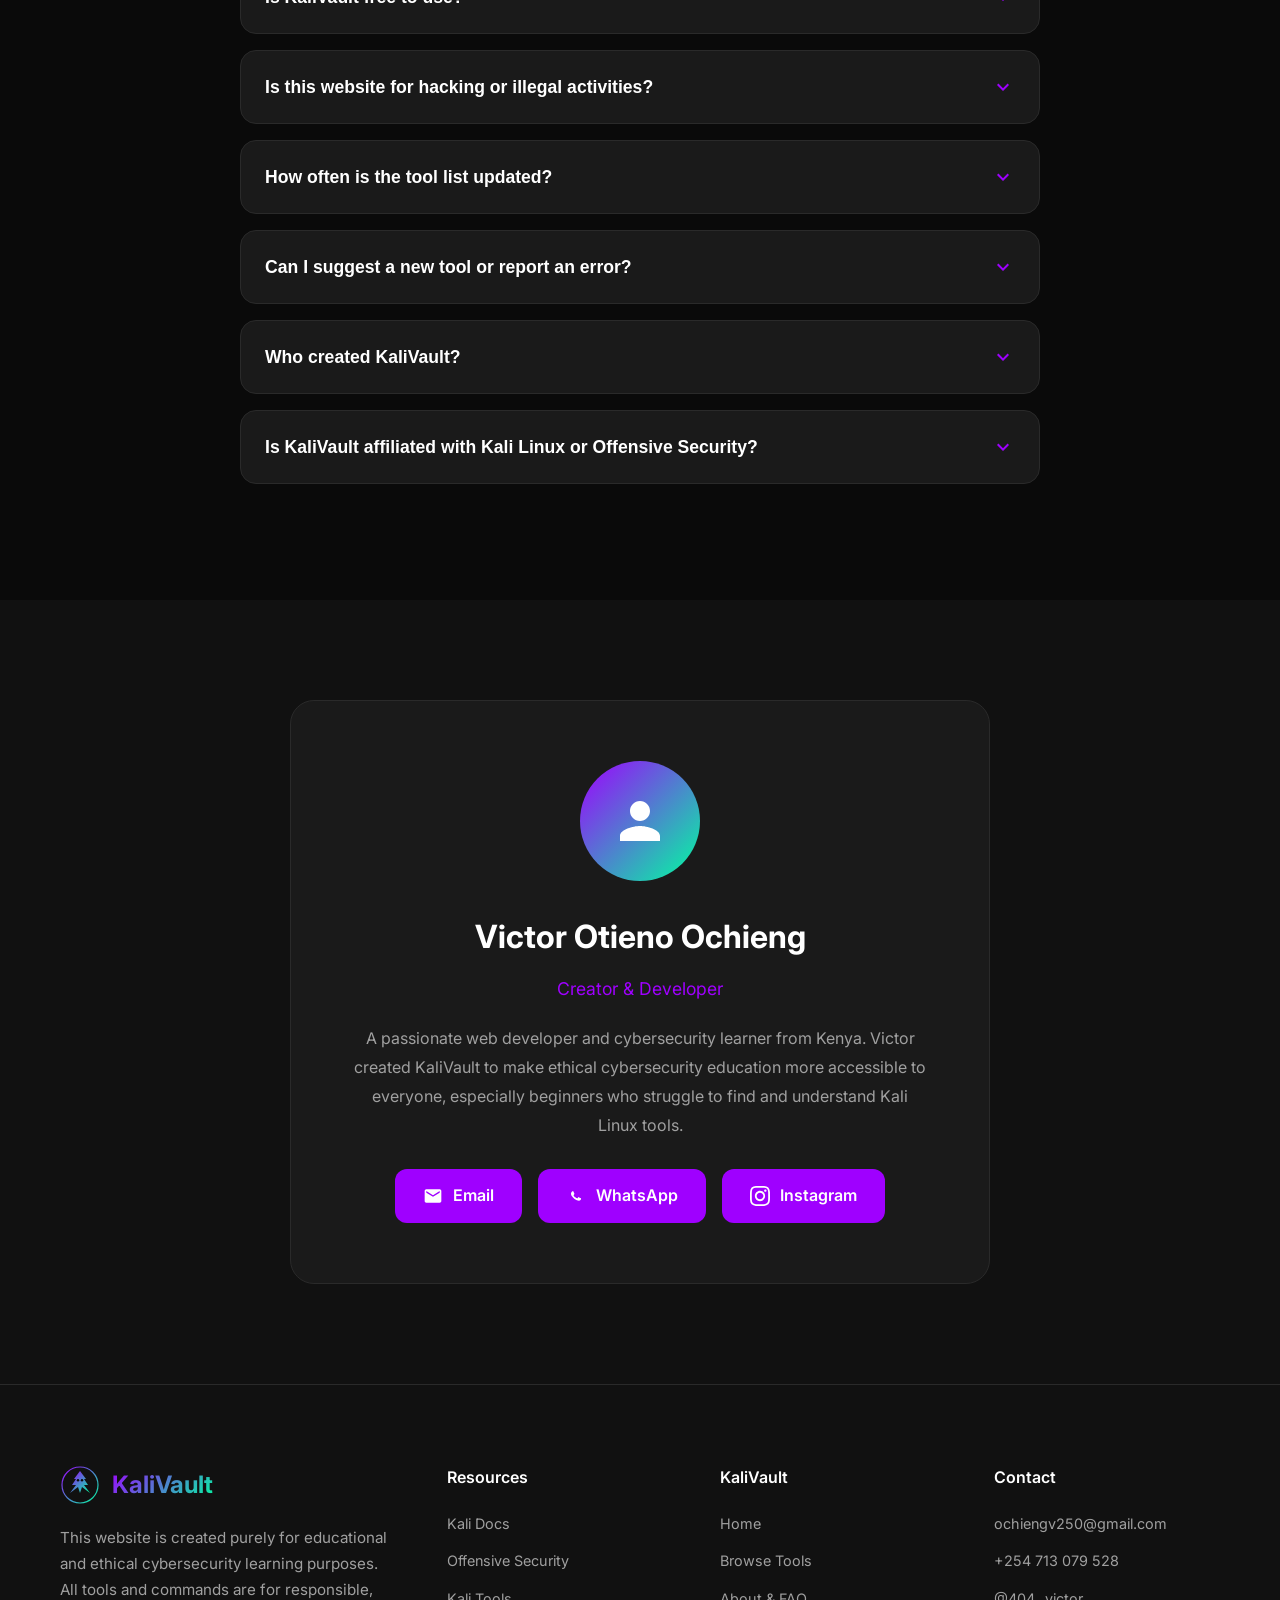
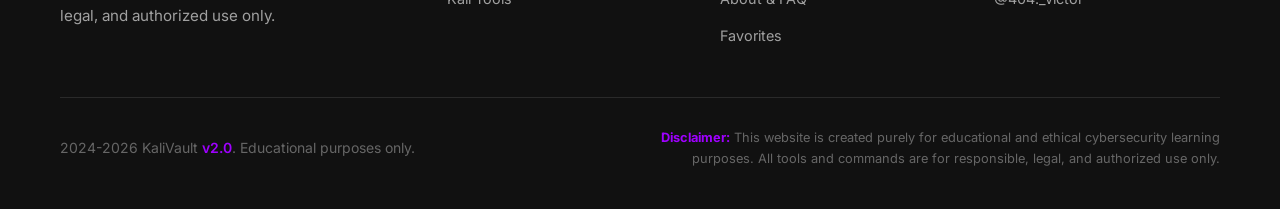
<file: about.html>
<!DOCTYPE html>
<html lang="en">
<head>
    <meta charset="UTF-8">
    <meta name="viewport" content="width=device-width, initial-scale=1.0">
    <title>About KaliVault - The Ultimate Kali Linux Tools Reference</title>
    <meta name="description" content="Learn about KaliVault - the ultimate educational hub for Kali Linux tools and commands. Free, open, and built for the cybersecurity community.">
    <link rel="preconnect" href="https://fonts.googleapis.com">
    <link rel="preconnect" href="https://fonts.gstatic.com" crossorigin>
    <link href="https://fonts.googleapis.com/css2?family=Fira+Code:wght@400;500;600&family=Inter:wght@300;400;500;600;700&display=swap" rel="stylesheet">
    <link rel="stylesheet" href="assets/css/style.css">
    <link rel="icon" href="assets/images/icon.svg">
    <style>
        .about-hero {
            min-height: 60vh;
            display: flex;
            align-items: center;
            justify-content: center;
            text-align: center;
            padding: 120px 20px 60px;
            position: relative;
            overflow: hidden;
        }
        .about-hero::before {
            content: '';
            position: absolute;
            top: 0;
            left: 0;
            right: 0;
            bottom: 0;
            background: radial-gradient(ellipse at 50% 0%, rgba(159, 0, 255, 0.15) 0%, transparent 50%),
                        radial-gradient(ellipse at 80% 80%, rgba(0, 255, 159, 0.1) 0%, transparent 40%);
            pointer-events: none;
        }
        .about-hero-content {
            position: relative;
            z-index: 1;
            max-width: 800px;
        }
        .about-logo {
            width: 120px;
            height: 120px;
            margin: 0 auto 30px;
            animation: float 3s ease-in-out infinite;
        }
        @keyframes float {
            0%, 100% { transform: translateY(0); }
            50% { transform: translateY(-10px); }
        }
        .about-hero h1 {
            font-size: clamp(2.5rem, 6vw, 4rem);
            font-weight: 700;
            margin-bottom: 20px;
            background: linear-gradient(135deg, var(--accent-purple), var(--accent-green));
            -webkit-background-clip: text;
            -webkit-text-fill-color: transparent;
            background-clip: text;
        }
        .about-hero p {
            font-size: 1.2rem;
            color: var(--text-secondary);
            max-width: 600px;
            margin: 0 auto;
        }
        .section-dark {
            background: var(--bg-secondary);
        }
        .about-section {
            padding: 100px 20px;
        }
        .about-grid {
            display: grid;
            grid-template-columns: repeat(auto-fit, minmax(300px, 1fr));
            gap: 30px;
            margin-top: 40px;
        }
        .about-card {
            background: var(--bg-card);
            border: 1px solid var(--border-color);
            border-radius: 20px;
            padding: 40px;
            transition: all 0.3s ease;
        }
        .about-card:hover {
            border-color: var(--accent-purple);
            transform: translateY(-5px);
            box-shadow: 0 10px 40px rgba(159, 0, 255, 0.2);
        }
        .about-card-icon {
            width: 70px;
            height: 70px;
            display: flex;
            align-items: center;
            justify-content: center;
            background: var(--accent-purple-dim);
            border-radius: 16px;
            margin-bottom: 24px;
        }
        .about-card-icon svg {
            width: 35px;
            height: 35px;
            fill: var(--accent-purple);
        }
        .about-card h3 {
            font-size: 1.4rem;
            margin-bottom: 16px;
        }
        .about-card p {
            color: var(--text-secondary);
            line-height: 1.7;
        }
        .mission-box {
            background: linear-gradient(135deg, var(--accent-purple-dim), var(--accent-green-dim));
            border: 2px solid var(--accent-purple);
            border-radius: 24px;
            padding: 60px;
            text-align: center;
            margin: 60px 0;
        }
        .mission-box h2 {
            font-size: 2.2rem;
            margin-bottom: 20px;
        }
        .mission-box p {
            font-size: 1.2rem;
            color: var(--text-secondary);
            max-width: 600px;
            margin: 0 auto;
        }
        .faq-section {
            padding: 100px 20px;
        }
        .faq-container {
            max-width: 800px;
            margin: 0 auto;
        }
        .faq-item {
            background: var(--bg-card);
            border: 1px solid var(--border-color);
            border-radius: 16px;
            margin-bottom: 16px;
            overflow: hidden;
            transition: all 0.3s ease;
        }
        .faq-item:hover {
            border-color: var(--accent-purple);
        }
        .faq-question {
            width: 100%;
            padding: 24px;
            background: none;
            border: none;
            color: var(--text-primary);
            font-size: 1.1rem;
            font-weight: 600;
            text-align: left;
            cursor: pointer;
            display: flex;
            justify-content: space-between;
            align-items: center;
            gap: 16px;
            transition: all 0.3s ease;
        }
        .faq-question:hover {
            background: var(--bg-card-hover);
        }
        .faq-question svg {
            width: 24px;
            height: 24px;
            fill: var(--accent-purple);
            transition: transform 0.3s ease;
            flex-shrink: 0;
        }
        .faq-item.active .faq-question svg {
            transform: rotate(180deg);
        }
        .faq-answer {
            max-height: 0;
            overflow: hidden;
            transition: max-height 0.3s ease;
        }
        .faq-item.active .faq-answer {
            max-height: 500px;
        }
        .faq-answer-content {
            padding: 0 24px 24px;
            color: var(--text-secondary);
            line-height: 1.7;
        }
        .faq-answer-content strong {
            color: var(--accent-green);
        }
        .creator-section {
            padding: 100px 20px;
            background: var(--bg-secondary);
        }
        .creator-card {
            background: var(--bg-card);
            border: 1px solid var(--border-color);
            border-radius: 24px;
            padding: 60px;
            max-width: 700px;
            margin: 0 auto;
            text-align: center;
        }
        .creator-avatar {
            width: 120px;
            height: 120px;
            background: linear-gradient(135deg, var(--accent-purple), var(--accent-green));
            border-radius: 50%;
            display: flex;
            align-items: center;
            justify-content: center;
            margin: 0 auto 30px;
        }
        .creator-avatar svg {
            width: 60px;
            height: 60px;
            fill: white;
        }
        .creator-card h2 {
            font-size: 2rem;
            margin-bottom: 10px;
        }
        .creator-card .role {
            color: var(--accent-purple);
            font-size: 1.1rem;
            margin-bottom: 20px;
        }
        .creator-card p {
            color: var(--text-secondary);
            line-height: 1.8;
            margin-bottom: 30px;
        }
        .creator-contacts {
            display: flex;
            gap: 16px;
            justify-content: center;
            flex-wrap: wrap;
        }
        .creator-contact-btn {
            display: inline-flex;
            align-items: center;
            gap: 10px;
            padding: 14px 28px;
            background: var(--accent-purple);
            border-radius: 12px;
            color: white;
            font-weight: 600;
            transition: all 0.3s ease;
        }
        .creator-contact-btn:hover {
            background: var(--accent-green);
            transform: translateY(-3px);
        }
        .creator-contact-btn svg {
            width: 20px;
            height: 20px;
            fill: currentColor;
        }
    </style>
</head>
<body>
    <nav class="navbar">
        <div class="navbar-inner">
            <a href="index.html" class="logo">
                <svg class="kali-logo" viewBox="0 0 100 100" xmlns="http://www.w3.org/2000/svg">
                    <defs>
                        <linearGradient id="dragonGradAbout" x1="0%" y1="0%" x2="100%" y2="100%">
                            <stop offset="0%" style="stop-color:#9f00ff"/>
                            <stop offset="100%" style="stop-color:#00ff9f"/>
                        </linearGradient>
                    </defs>
                    <circle cx="50" cy="50" r="45" fill="none" stroke="url(#dragonGradAbout)" stroke-width="3"/>
                    <g fill="url(#dragonGradAbout)">
                        <path d="M50 15 L65 35 L60 35 L70 50 L60 50 L75 70 L55 55 L50 70 L45 55 L25 70 L40 50 L30 50 L40 35 L35 35 Z"/>
                        <circle cx="45" cy="38" r="3" fill="#0a0a0a"/>
                        <circle cx="55" cy="38" r="3" fill="#0a0a0a"/>
                    </g>
                </svg>
                <span class="logo-text">KaliVault</span>
            </a>
            
            <button class="mobile-menu-btn" id="mobileMenuBtn" aria-label="Toggle menu">
                <span></span><span></span><span></span>
            </button>

            <ul class="nav-links" id="navLinks">
                <li><a href="index.html">Home</a></li>
                <li><a href="tools.html">Tools</a></li>
                <li><a href="favorites.html">Favorites</a></li>
                <li><a href="about.html" class="active">About</a></li>
            </ul>

            <div class="nav-actions">
                <button class="action-btn theme-toggle" id="themeToggle" aria-label="Toggle theme">
                    <svg class="icon-moon" viewBox="0 0 24 24" fill="currentColor"><path d="M12 3c-4.97 0-9 4.03-9 9s4.03 9 9 9 9-4.03 9-9c0-.46-.04-.92-.1-1.36-.98 1.37-2.58 2.26-4.4 2.26-2.98 0-5.4-2.42-5.4-5.4 0-1.81.89-3.42 2.26-4.4-.44-.06-.9-.1-1.36-.1z"/></svg>
                    <svg class="icon-sun" viewBox="0 0 24 24" fill="currentColor"><path d="M12 7c-2.76 0-5 2.24-5 5s2.24 5 5 5 5-2.24 5-5-2.24-5-5-5z"/></svg>
                </button>
            </div>
        </div>
    </nav>

    <main>
        <!-- About Hero -->
        <section class="about-hero">
            <div class="about-hero-content">
                <svg class="about-logo" viewBox="0 0 100 100" xmlns="http://www.w3.org/2000/svg">
                    <defs>
                        <linearGradient id="heroDragonGrad" x1="0%" y1="0%" x2="100%" y2="100%">
                            <stop offset="0%" style="stop-color:#9f00ff"/>
                            <stop offset="100%" style="stop-color:#00ff9f"/>
                        </linearGradient>
                    </defs>
                    <circle cx="50" cy="50" r="45" fill="none" stroke="url(#heroDragonGrad)" stroke-width="3"/>
                    <g fill="url(#heroDragonGrad)">
                        <path d="M50 15 L65 35 L60 35 L70 50 L60 50 L75 70 L55 55 L50 70 L45 55 L25 70 L40 50 L30 50 L40 35 L35 35 Z"/>
                        <circle cx="45" cy="38" r="4" fill="#0a0a0a"/>
                        <circle cx="55" cy="38" r="4" fill="#0a0a0a"/>
                    </g>
                </svg>
                <h1>About KaliVault</h1>
                <p>Your centralized educational hub for mastering Kali Linux tools and commands</p>
            </div>
        </section>

        <!-- Why KaliVault Section -->
        <section class="about-section">
            <div class="container">
                <div class="section-header">
                    <h2 class="section-title">Why KaliVault Was Created</h2>
                    <p class="section-subtitle">Built to solve real learning challenges</p>
                </div>
                
                <div class="about-grid">
                    <div class="about-card">
                        <div class="about-card-icon">
                            <svg viewBox="0 0 24 24"><path d="M15.5 14h-.79l-.28-.27C15.41 12.59 16 11.11 16 9.5 16 5.91 13.09 3 9.5 3S3 5.91 3 9.5 5.91 16 9.5 16c1.61 0 3.09-.59 4.23-1.57l.27.28v.79l5 4.99L20.49 19l-4.99-5zm-6 0C7.01 14 5 11.99 5 9.5S7.01 5 9.5 5 14 7.01 14 9.5 11.99 14 9.5 14z"/></svg>
                        </div>
                        <h3>The Problem</h3>
                        <p>Most official documentation is scattered across different websites, man pages, and forums. It's often too technical, outdated, or hard to search quickly when you need it most.</p>
                    </div>
                    
                    <div class="about-card">
                        <div class="about-card-icon">
                            <svg viewBox="0 0 24 24"><path d="M19 3H5c-1.1 0-2 .9-2 2v14c0 1.1.9 2 2 2h14c1.1 0 2-.9 2-2V5c0-1.1-.9-2-2-2zm-5 14H7v-2h7v2zm3-4H7v-2h10v2zm0-4H7V7h10v2z"/></svg>
                        </div>
                        <h3>The Solution</h3>
                        <p>KaliVault is a single, beautiful, centralized hub where anyone can quickly search for tools, copy commands with one click, read clear explanations, and learn with real-world examples.</p>
                    </div>
                    
                    <div class="about-card">
                        <div class="about-card-icon">
                            <svg viewBox="0 0 24 24"><path d="M12 2L4 5v6.09c0 5.05 3.41 9.76 8 10.91 4.59-1.15 8-5.86 8-10.91V5l-8-3z"/></svg>
                        </div>
                        <h3>Safety First</h3>
                        <p>Every tool includes safety notes and ethical usage guidelines. We emphasize responsible learning and proper authorization before using any security tool.</p>
                    </div>
                    
                    <div class="about-card">
                        <div class="about-card-icon">
                            <svg viewBox="0 0 24 24"><path d="M12 1L3 5v6c0 5.55 3.84 10.74 9 12 5.16-1.26 9-6.45 9-12V5l-9-4zm0 10.99h7c-.53 4.12-3.28 7.79-7 8.94V12H5V6.3l7-3.11v8.8z"/></svg>
                        </div>
                        <h3>Community Driven</h3>
                        <p>Built for students, ethical hackers, cybersecurity enthusiasts, and professionals. Your feedback helps us improve and add more tools regularly.</p>
                    </div>
                </div>

                <!-- Mission Box -->
                <div class="mission-box">
                    <h2>Our Mission</h2>
                    <p>"To make ethical Kali Linux learning accessible to everyone."</p>
                </div>
            </div>
        </section>

        <!-- Why the Name Section -->
        <section class="about-section section-dark">
            <div class="container">
                <div class="section-header">
                    <h2 class="section-title">Why "KaliVault"?</h2>
                    <p class="section-subtitle">The meaning behind the name</p>
                </div>
                
                <div style="max-width: 800px; margin: 0 auto;">
                    <div class="about-card" style="text-align: center; padding: 60px;">
                        <div class="about-card-icon" style="margin: 0 auto 30px;">
                            <svg viewBox="0 0 24 24"><path d="M18 8h-1V6c0-2.76-2.24-5-5-5S7 3.24 7 6v2H6c-1.1 0-2 .9-2 2v10c0 1.1.9 2 2 2h12c1.1 0 2-.9 2-2V10c0-1.1-.9-2-2-2zm-6 9c-1.1 0-2-.9-2-2s.9-2 2-2 2 .9 2 2-.9 2-2 2zm3.1-9H8.9V6c0-1.71 1.39-3.1 3.1-3.1 1.71 0 3.1 1.39 3.1 3.1v2z"/></svg>
                        </div>
                        <h3>More Than Just a Name</h3>
                        <p style="font-size: 1.1rem; line-height: 1.9;">
                            <strong>"Vault"</strong> means a secure, well-organized place where valuable things are kept safely.<br><br>
                            Just like a vault protects treasure, KaliVault safely stores and organizes all the powerful Kali Linux tools and commands in one secure, easy-to-access digital place.<br><br>
                            The name also gives a strong cybersecurity feeling — <strong style="color: var(--accent-purple);">secure, powerful, and mysterious</strong>.
                        </p>
                    </div>
                </div>
            </div>
        </section>

        <!-- FAQ Section -->
        <section class="faq-section" id="faq">
            <div class="container">
                <div class="section-header">
                    <h2 class="section-title">Frequently Asked Questions</h2>
                    <p class="section-subtitle">Everything you need to know</p>
                </div>
                
                <div class="faq-container">
                    <div class="faq-item">
                        <button class="faq-question">
                            Is KaliVault free to use?
                            <svg viewBox="0 0 24 24"><path d="M7.41 8.59L12 13.17l4.59-4.58L18 10l-6 6-6-6 1.41-1.41z"/></svg>
                        </button>
                        <div class="faq-answer">
                            <div class="faq-answer-content">
                                <strong>Yes, completely free and always will be!</strong><br>
                                KaliVault was created as an educational resource for the cybersecurity community. There are no hidden costs, premium features, or paywalls. Everyone deserves access to quality learning materials.
                            </div>
                        </div>
                    </div>
                    
                    <div class="faq-item">
                        <button class="faq-question">
                            Is this website for hacking or illegal activities?
                            <svg viewBox="0 0 24 24"><path d="M7.41 8.59L12 13.17l4.59-4.58L18 10l-6 6-6-6 1.41-1.41z"/></svg>
                        </button>
                        <div class="faq-answer">
                            <div class="faq-answer-content">
                                <strong>Absolutely not!</strong><br>
                                KaliVault is strictly for <strong>educational and ethical cybersecurity purposes only</strong>. We strongly condemn illegal activities. Always get proper authorization before using any security tool on any system you don't own or have explicit permission to test.
                            </div>
                        </div>
                    </div>
                    
                    <div class="faq-item">
                        <button class="faq-question">
                            How often is the tool list updated?
                            <svg viewBox="0 0 24 24"><path d="M7.41 8.59L12 13.17l4.59-4.58L18 10l-6 6-6-6 1.41-1.41z"/></svg>
                        </button>
                        <div class="faq-answer">
                            <div class="faq-answer-content">
                                <strong>We regularly update the tool database!</strong><br>
                                New tools are added as they're released in Kali Linux, and existing commands are updated to match the latest Kali version. We also fix any errors based on user feedback.
                            </div>
                        </div>
                    </div>
                    
                    <div class="faq-item">
                        <button class="faq-question">
                            Can I suggest a new tool or report an error?
                            <svg viewBox="0 0 24 24"><path d="M7.41 8.59L12 13.17l4.59-4.58L18 10l-6 6-6-6 1.41-1.41z"/></svg>
                        </button>
                        <div class="faq-answer">
                            <div class="faq-answer-content">
                                <strong>Yes, we love hearing from you!</strong><br>
                                Use the <strong>Feedback</strong> button on any page or send an email to <a href="mailto:ochiengv250@gmail.com" style="color: var(--accent-purple);">ochiengv250@gmail.com</a>. We review all suggestions and work to improve KaliVault based on community input.
                            </div>
                        </div>
                    </div>
                    
                    <div class="faq-item">
                        <button class="faq-question">
                            Who created KaliVault?
                            <svg viewBox="0 0 24 24"><path d="M7.41 8.59L12 13.17l4.59-4.58L18 10l-6 6-6-6 1.41-1.41z"/></svg>
                        </button>
                        <div class="faq-answer">
                            <div class="faq-answer-content">
                                <strong>Victor Otieno Ochieng</strong><br>
                                A passionate web developer and cybersecurity learner from Kenya. Victor created KaliVault to help others in the cybersecurity community learn Kali Linux tools more easily and effectively.
                            </div>
                        </div>
                    </div>
                    
                    <div class="faq-item">
                        <button class="faq-question">
                            Is KaliVault affiliated with Kali Linux or Offensive Security?
                            <svg viewBox="0 0 24 24"><path d="M7.41 8.59L12 13.17l4.59-4.58L18 10l-6 6-6-6 1.41-1.41z"/></svg>
                        </button>
                        <div class="faq-answer">
                            <div class="faq-answer-content">
                                <strong>No, KaliVault is an independent educational project.</strong><br>
                                We are not affiliated with Kali Linux, Offensive Security, or any official Kali distributions. We simply provide an alternative, user-friendly reference for learning these tools.
                            </div>
                        </div>
                    </div>
                </div>
            </div>
        </section>

        <!-- Creator Section -->
        <section class="creator-section">
            <div class="container">
                <div class="creator-card">
                    <div class="creator-avatar">
                        <svg viewBox="0 0 24 24"><path d="M12 12c2.21 0 4-1.79 4-4s-1.79-4-4-4-4 1.79-4 4 1.79 4 4 4zm0 2c-2.67 0-8 1.34-8 4v2h16v-2c0-2.66-5.33-4-8-4z"/></svg>
                    </div>
                    <h2>Victor Otieno Ochieng</h2>
                    <p class="role">Creator & Developer</p>
                    <p>A passionate web developer and cybersecurity learner from Kenya. Victor created KaliVault to make ethical cybersecurity education more accessible to everyone, especially beginners who struggle to find and understand Kali Linux tools.</p>
                    <div class="creator-contacts">
                        <a href="mailto:ochiengv250@gmail.com" class="creator-contact-btn">
                            <svg viewBox="0 0 24 24"><path d="M20 4H4c-1.1 0-2 .9-2 2v12c0 1.1.9 2 2 2h16c1.1 0 2-.9 2-2V6c0-1.1-.9-2-2-2zm0 4l-8 5-8-5V6l8 5 8-5v2z"/></svg>
                            Email
                        </a>
                        <a href="https://wa.me/254713079528" target="_blank" class="creator-contact-btn">
                            <svg viewBox="0 0 24 24"><path d="M17.472 14.382c-.297-.149-1.758-.867-2.03-.967-.273-.099-.471-.148-.67.15-.197.297-.767.966-.94 1.164-.173.199-.347.223-.644.075-.297-.15-1.255-.463-2.39-1.475-.883-.788-1.48-1.761-1.653-2.059-.173-.297-.018-.458.13-.606.134-.133.298-.347.446-.52.149-.174.198-.298.298-.497.099-.198.05-.371-.025-.52-.075-.149-.669-1.612-.916-2.207-.242-.579-.487-.5-.669-.51-.173-.008-.371-.01-.57-.01-.198 0-.52.074-.792.372-.272.297-1.04 1.016-1.04 2.479 0 1.462 1.065 2.875 1.213 3.074.149.198 2.096 3.2 5.077 4.487.709.306 1.262.489 1.694.625.712.227 1.36.195 1.871.118.571-.085 1.758-.719 2.006-1.413.248-.694.248-1.289.173-1.413-.074-.124-.272-.198-.57-.347z"/></svg>
                            WhatsApp
                        </a>
                        <a href="https://instagram.com/404._victor" target="_blank" class="creator-contact-btn">
                            <svg viewBox="0 0 24 24"><path d="M12 2.163c3.204 0 3.584.012 4.85.07 3.252.148 4.771 1.691 4.919 4.919.058 1.265.069 1.645.069 4.849 0 3.205-.012 3.584-.069 4.849-.149 3.225-1.664 4.771-4.919 4.919-1.266.058-1.644.07-4.85.07-3.204 0-3.584-.012-4.849-.07-3.26-.149-4.771-1.699-4.919-4.92-.058-1.265-.07-1.644-.07-4.849 0-3.204.013-3.583.07-4.849.149-3.227 1.664-4.771 4.919-4.919 1.266-.057 1.645-.069 4.849-.069zm0-2.163c-3.259 0-3.667.014-4.947.072-4.358.2-6.78 2.618-6.98 6.98-.059 1.281-.073 1.689-.073 4.948 0 3.259.014 3.668.072 4.948.2 4.358 2.618 6.78 6.98 6.98 1.281.058 1.689.072 4.948.072 3.259 0 3.668-.014 4.948-.072 4.354-.2 6.782-2.618 6.979-6.98.059-1.28.073-1.689.073-4.948 0-3.259-.014-3.667-.072-4.947-.196-4.354-2.617-6.78-6.979-6.98-1.281-.059-1.69-.073-4.949-.073zm0 5.838c-3.403 0-6.162 2.759-6.162 6.162s2.759 6.163 6.162 6.163 6.162-2.759 6.162-6.163c0-3.403-2.759-6.162-6.162-6.162zm0 10.162c-2.209 0-4-1.79-4-4 0-2.209 1.791-4 4-4s4 1.791 4 4c0 2.21-1.791 4-4 4zm6.406-11.845c-.796 0-1.441.645-1.441 1.44s.645 1.44 1.441 1.44c.795 0 1.439-.645 1.439-1.44s-.644-1.44-1.439-1.44z"/></svg>
                            Instagram
                        </a>
                    </div>
                </div>
            </div>
        </section>
    </main>

    <footer class="footer">
        <div class="container">
            <div class="footer-content">
                <div class="footer-brand">
                    <div class="footer-logo">
                        <svg class="kali-logo-small" viewBox="0 0 100 100" xmlns="http://www.w3.org/2000/svg">
                            <defs>
                                <linearGradient id="dragonGradFootAbout" x1="0%" y1="0%" x2="100%" y2="100%">
                                    <stop offset="0%" style="stop-color:#9f00ff"/>
                                    <stop offset="100%" style="stop-color:#00ff9f"/>
                                </linearGradient>
                            </defs>
                            <circle cx="50" cy="50" r="45" fill="none" stroke="url(#dragonGradFootAbout)" stroke-width="3"/>
                            <g fill="url(#dragonGradFootAbout)">
                                <path d="M50 15 L65 35 L60 35 L70 50 L60 50 L75 70 L55 55 L50 70 L45 55 L25 70 L40 50 L30 50 L40 35 L35 35 Z"/>
                                <circle cx="45" cy="38" r="3" fill="#0a0a0a"/>
                                <circle cx="55" cy="38" r="3" fill="#0a0a0a"/>
                            </g>
                        </svg>
                        <span class="footer-logo-text">KaliVault</span>
                    </div>
                    <p class="footer-description">This website is created purely for educational and ethical cybersecurity learning purposes. All tools and commands are for responsible, legal, and authorized use only.</p>
                </div>
                <div class="footer-links">
                    <h4>Resources</h4>
                    <ul>
                        <li><a href="https://www.kali.org/docs/" target="_blank">Kali Docs</a></li>
                        <li><a href="https://www.offensive-security.com/" target="_blank">Offensive Security</a></li>
                        <li><a href="https://tools.kali.org/" target="_blank">Kali Tools</a></li>
                    </ul>
                </div>
                <div class="footer-links">
                    <h4>KaliVault</h4>
                    <ul>
                        <li><a href="index.html">Home</a></li>
                        <li><a href="tools.html">Browse Tools</a></li>
                        <li><a href="about.html">About & FAQ</a></li>
                        <li><a href="favorites.html">Favorites</a></li>
                    </ul>
                </div>
                <div class="footer-links">
                    <h4>Contact</h4>
                    <ul>
                        <li><a href="mailto:ochiengv250@gmail.com">ochiengv250@gmail.com</a></li>
                        <li><a href="https://wa.me/254713079528" target="_blank">+254 713 079 528</a></li>
                        <li><a href="https://instagram.com/404._victor" target="_blank">@404._victor</a></li>
                    </ul>
                </div>
            </div>
            <div class="footer-bottom">
                <p class="footer-copyright">2024-2026 KaliVault <span class="version">v2.0</span>. Educational purposes only.</p>
                <p class="disclaimer"><strong>Disclaimer:</strong> This website is created purely for educational and ethical cybersecurity learning purposes. All tools and commands are for responsible, legal, and authorized use only.</p>
            </div>
        </div>
    </footer>

    <script>
        // Theme toggle
        document.getElementById('themeToggle')?.addEventListener('click', () => {
            document.body.classList.toggle('light-theme');
            const isLight = document.body.classList.contains('light-theme');
            localStorage.setItem('kalivault_theme', isLight ? 'light' : 'dark');
        });

        // Load saved theme
        if (localStorage.getItem('kalivault_theme') === 'light') {
            document.body.classList.add('light-theme');
        }

        // Mobile menu
        const menuBtn = document.getElementById('mobileMenuBtn');
        const navLinks = document.querySelector('.nav-links');
        menuBtn?.addEventListener('click', () => {
            menuBtn.classList.toggle('active');
            navLinks?.classList.toggle('active');
        });

        // FAQ Accordion
        document.querySelectorAll('.faq-question').forEach(button => {
            button.addEventListener('click', () => {
                const item = button.closest('.faq-item');
                const isActive = item.classList.contains('active');
                
                // Close all items
                document.querySelectorAll('.faq-item').forEach(i => i.classList.remove('active'));
                
                // Toggle current item
                if (!isActive) {
                    item.classList.add('active');
                }
            });
        });
    </script>
</body>
</html>
</file>
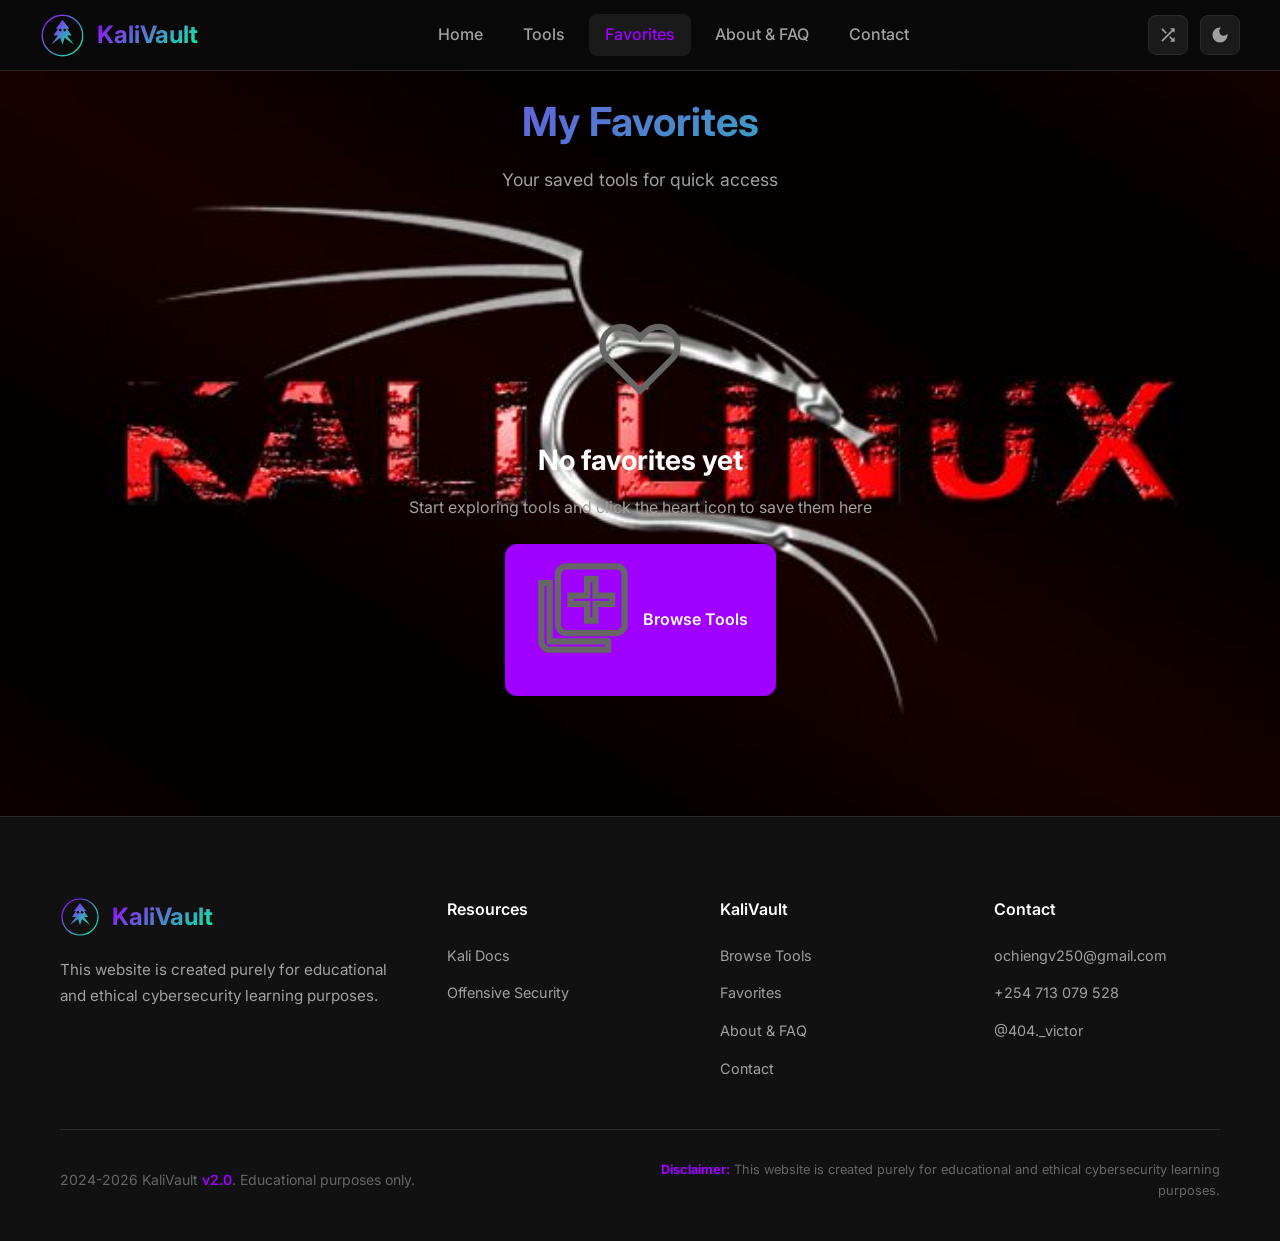
<file: favorites.html>
<!DOCTYPE html>
<html lang="en">
<head>
    <meta charset="UTF-8">
    <meta name="viewport" content="width=device-width, initial-scale=1.0">
    <title>KaliVault - My Favorites</title>
    <link rel="preconnect" href="https://fonts.googleapis.com">
    <link rel="preconnect" href="https://fonts.gstatic.com" crossorigin>
    <link href="https://fonts.googleapis.com/css2?family=Fira+Code:wght@400;500;600&family=Inter:wght@300;400;500;600;700&display=swap" rel="stylesheet">
    <link rel="stylesheet" href="assets/css/style.css">
    <link rel="icon" href="assets/images/icon.svg">
</head>
<body>
    <nav class="navbar">
        <div class="navbar-inner">
            <a href="index.html" class="logo">
                <svg class="kali-logo" viewBox="0 0 100 100" xmlns="http://www.w3.org/2000/svg">
                    <defs>
                        <linearGradient id="dragonGradFav" x1="0%" y1="0%" x2="100%" y2="100%">
                            <stop offset="0%" style="stop-color:#9f00ff"/>
                            <stop offset="100%" style="stop-color:#00ff9f"/>
                        </linearGradient>
                    </defs>
                    <circle cx="50" cy="50" r="45" fill="none" stroke="url(#dragonGradFav)" stroke-width="3"/>
                    <g fill="url(#dragonGradFav)">
                        <path d="M50 15 L65 35 L60 35 L70 50 L60 50 L75 70 L55 55 L50 70 L45 55 L25 70 L40 50 L30 50 L40 35 L35 35 Z"/>
                        <circle cx="45" cy="38" r="3" fill="#0a0a0a"/>
                        <circle cx="55" cy="38" r="3" fill="#0a0a0a"/>
                    </g>
                </svg>
                <span class="logo-text">KaliVault</span>
            </a>
            
            <button class="mobile-menu-btn" id="mobileMenuBtn" aria-label="Toggle menu">
                <span></span><span></span><span></span>
            </button>

            <ul class="nav-links" id="navLinks">
                <li><a href="index.html">Home</a></li>
                <li><a href="tools.html">Tools</a></li>
                <li><a href="favorites.html" class="active">Favorites</a></li>
                <li><a href="about.html">About & FAQ</a></li>
                <li><a href="index.html#contact">Contact</a></li>
            </ul>

            <div class="nav-actions">
                <button class="action-btn" id="randomToolBtn" title="Random Tool">
                    <svg viewBox="0 0 24 24"><path d="M10.59 9.17L5.41 4 4 5.41l5.17 5.17 1.42-1.41zM14.5 4l2.04 2.04L4 18.59 5.41 20 17.96 7.46 20 9.5V4h-5.5zm.33 9.41l-1.41 1.41 3.13 3.13L14.5 20H20v-5.5l-2.04 2.04-3.13-3.13z"/></svg>
                </button>
                <button class="action-btn theme-toggle" id="themeToggle" aria-label="Toggle theme">
                    <svg class="icon-moon" viewBox="0 0 24 24" fill="currentColor"><path d="M12 3c-4.97 0-9 4.03-9 9s4.03 9 9 9 9-4.03 9-9c0-.46-.04-.92-.1-1.36-.98 1.37-2.58 2.26-4.4 2.26-2.98 0-5.4-2.42-5.4-5.4 0-1.81.89-3.42 2.26-4.4-.44-.06-.9-.1-1.36-.1z"/></svg>
                    <svg class="icon-sun" viewBox="0 0 24 24" fill="currentColor"><path d="M12 7c-2.76 0-5 2.24-5 5s2.24 5 5 5 5-2.24 5-5-2.24-5-5-5z"/></svg>
                </button>
            </div>
        </div>
    </nav>

    <main class="main-content">
        <div class="container">
            <div class="page-header">
                <h1>My Favorites</h1>
                <p class="page-subtitle">Your saved tools for quick access</p>
            </div>

            <div id="favoritesEmpty" class="favorites-empty" style="display: none;">
                <svg viewBox="0 0 24 24" fill="none" stroke="currentColor" stroke-width="1.5">
                    <path d="M4.318 6.318a4.5 4.5 0 000 6.364L12 20.364l7.682-7.682a4.5 4.5 0 00-6.364-6.364L12 7.636l-1.318-1.318a4.5 4.5 0 00-6.364 0z"/>
                </svg>
                <h2>No favorites yet</h2>
                <p>Start exploring tools and click the heart icon to save them here</p>
                <a href="tools.html" class="browse-tools-btn">
                    <svg viewBox="0 0 24 24" fill="currentColor" width="20" height="20"><path d="M4 6H2v14c0 1.1.9 2 2 2h14v-2H4V6zm16-4H8c-1.1 0-2 .9-2 2v12c0 1.1.9 2 2 2h12c1.1 0 2-.9 2-2V4c0-1.1-.9-2-2-2zm-1 9h-4v4h-2v-4H9V9h4V5h2v4h4v2z"/></svg>
                    Browse Tools
                </a>
            </div>

            <div id="favoritesContent" style="display: none;">
                <div class="favorites-stats">
                    <span id="favoritesCount">0 tools saved</span>
                    <button class="clear-favorites-btn" id="clearFavoritesBtn">Clear All</button>
                </div>

                <div class="favorites-grid" id="favoritesGrid"></div>
            </div>

            <div class="recently-viewed-section" id="recentlyViewedSection" style="display: none;">
                <h2 class="section-title">Recently Viewed</h2>
                <div class="recently-viewed-grid" id="recentlyViewedGrid"></div>
            </div>
        </div>
    </main>

    <footer class="footer">
        <div class="container">
            <div class="footer-content">
                <div class="footer-brand">
                    <div class="footer-logo">
                        <svg class="kali-logo-small" viewBox="0 0 100 100" xmlns="http://www.w3.org/2000/svg">
                            <defs>
                                <linearGradient id="dragonGradFootFav" x1="0%" y1="0%" x2="100%" y2="100%">
                                    <stop offset="0%" style="stop-color:#9f00ff"/>
                                    <stop offset="100%" style="stop-color:#00ff9f"/>
                                </linearGradient>
                            </defs>
                            <circle cx="50" cy="50" r="45" fill="none" stroke="url(#dragonGradFootFav)" stroke-width="3"/>
                            <g fill="url(#dragonGradFootFav)">
                                <path d="M50 15 L65 35 L60 35 L70 50 L60 50 L75 70 L55 55 L50 70 L45 55 L25 70 L40 50 L30 50 L40 35 L35 35 Z"/>
                                <circle cx="45" cy="38" r="3" fill="#0a0a0a"/>
                                <circle cx="55" cy="38" r="3" fill="#0a0a0a"/>
                            </g>
                        </svg>
                        <span class="footer-logo-text">KaliVault</span>
                    </div>
                    <p class="footer-description">This website is created purely for educational and ethical cybersecurity learning purposes.</p>
                </div>
                <div class="footer-links">
                    <h4>Resources</h4>
                    <ul>
                        <li><a href="https://www.kali.org/docs/" target="_blank">Kali Docs</a></li>
                        <li><a href="https://www.offensive-security.com/" target="_blank">Offensive Security</a></li>
                    </ul>
                </div>
                <div class="footer-links">
                    <h4>KaliVault</h4>
                    <ul>
                        <li><a href="tools.html">Browse Tools</a></li>
                        <li><a href="favorites.html">Favorites</a></li>
                        <li><a href="about.html">About & FAQ</a></li>
                        <li><a href="mailto:ochiengv250@gmail.com">Contact</a></li>
                    </ul>
                </div>
                <div class="footer-links">
                    <h4>Contact</h4>
                    <ul>
                        <li><a href="mailto:ochiengv250@gmail.com">ochiengv250@gmail.com</a></li>
                        <li><a href="https://wa.me/254713079528" target="_blank">+254 713 079 528</a></li>
                        <li><a href="https://instagram.com/404._victor" target="_blank">@404._victor</a></li>
                    </ul>
                </div>
            </div>
            <div class="footer-bottom">
                <p class="footer-copyright">2024-2026 KaliVault <span class="version">v2.0</span>. Educational purposes only.</p>
                <p class="disclaimer"><strong>Disclaimer:</strong> This website is created purely for educational and ethical cybersecurity learning purposes.</p>
            </div>
        </div>
    </footer>

    <div class="toast" id="toast">
        <svg viewBox="0 0 24 24"><path d="M9 16.17L4.83 12l-1.42 1.41L9 19 21 7l-1.41-1.41z"/></svg>
        <span></span>
    </div>

    <div class="modal-overlay tool-modal" id="toolModal">
        <div class="modal-content animate-modal">
            <div class="modal-header">
                <button class="modal-close" id="modalClose" aria-label="Close">
                    <svg viewBox="0 0 24 24"><path d="M19 6.41L17.59 5 12 10.59 6.41 5 5 6.41 10.59 12 5 17.59 6.41 19 12 13.41 17.59 19 19 17.59 13.41 12z"/></svg>
                </button>
            </div>
            <div class="modal-body" id="modalBody"></div>
        </div>
    </div>

    <script src="assets/js/app.js"></script>
    <script>
        document.addEventListener('DOMContentLoaded', async function() {
            const favoritesGrid = document.getElementById('favoritesGrid');
            const favoritesEmpty = document.getElementById('favoritesEmpty');
            const favoritesContent = document.getElementById('favoritesContent');
            const favoritesCount = document.getElementById('favoritesCount');
            const recentlyViewedGrid = document.getElementById('recentlyViewedGrid');
            const recentlyViewedSection = document.getElementById('recentlyViewedSection');
            const clearFavoritesBtn = document.getElementById('clearFavoritesBtn');

            let allTools = [];
            let toolModal = document.getElementById('toolModal');
            let modalBody = document.getElementById('modalBody');

            async function loadTools() {
                try {
                    const response = await fetch('assets/data/tools-data.json');
                    const data = await response.json();
                    
                    for (const [category, tools] of Object.entries(data.categories)) {
                        tools.forEach(tool => {
                            allTools.push({
                                ...tool,
                                category: category,
                                id: tool.name.toLowerCase().replace(/[^a-z0-9]/g, '-')
                            });
                        });
                    }
                    renderFavorites();
                    if (typeof renderRecentlyViewed === 'function') renderRecentlyViewed();
                } catch (error) {
                    console.error('Error loading tools:', error);
                }
            }

            function getFavorites() {
                return JSON.parse(localStorage.getItem('kalivault_favorites') || '[]');
            }

            function removeFromFavorites(toolId) {
                const favorites = getFavorites().filter(id => id !== toolId);
                localStorage.setItem('kalivault_favorites', JSON.stringify(favorites));
                renderFavorites();
                showToast('Removed from favorites');
            }

            function showToast(message) {
                const toast = document.getElementById('toast');
                if (toast) {
                    toast.querySelector('span').textContent = message;
                    toast.classList.add('show');
                    setTimeout(() => toast.classList.remove('show'), 2500);
                }
            }

            function renderFavorites() {
                const favorites = getFavorites();
                favoritesCount.textContent = `${favorites.length} tools saved`;

                if (favorites.length === 0) {
                    favoritesEmpty.style.display = 'block';
                    favoritesContent.style.display = 'none';
                    return;
                }

                favoritesEmpty.style.display = 'none';
                favoritesContent.style.display = 'block';

                const favoriteTools = allTools.filter(tool => favorites.includes(tool.id));

                favoritesGrid.innerHTML = favoriteTools.map(tool => `
                    <div class="favorite-tool-card" data-tool-id="${tool.id}">
                        <button class="remove-favorite-btn" onclick="event.stopPropagation(); removeFromFavorites('${tool.id}')" title="Remove from favorites">
                            <svg viewBox="0 0 24 24"><path d="M19 6.41L17.59 5 12 10.59 6.41 5 5 6.41 10.59 12 5 17.59 6.41 19 12 13.41 17.59 19 19 17.59 13.41 12z"/></svg>
                        </button>
                        <div class="favorite-tool-header">
                            <h3>${tool.name}</h3>
                            <span class="difficulty-badge ${tool.difficulty.toLowerCase()}">${tool.difficulty}</span>
                        </div>
                        <p class="favorite-tool-category">${tool.category}</p>
                        <p class="favorite-tool-desc">${tool.short_desc || ''}</p>
                        <div class="tool-command">
                            <code>${tool.command}</code>
                            <button class="copy-btn" onclick="event.stopPropagation(); copyCommand('${tool.command}')">
                                <svg viewBox="0 0 24 24"><path d="M16 1H4c-1.1 0-2 .9-2 2v14h2V3h12V1zm3 4H8c-1.1 0-2 .9-2 2v14c0 1.1.9 2 2 2h11c1.1 0 2-.9 2-2V7c0-1.1-.9-2-2-2zm0 16H8V7h11v14z"/></svg>
                                Copy
                            </button>
                        </div>
                    </div>
                `).join('');

                document.querySelectorAll('.favorite-tool-card').forEach(card => {
                    card.addEventListener('click', function() {
                        const toolId = this.dataset.toolId;
                        const tool = allTools.find(t => t.id === toolId);
                        if (tool) openToolModal(tool);
                    });
                });
            }

            function copyCommand(command) {
                navigator.clipboard.writeText(command).then(() => {
                    showToast('Copied to clipboard!');
                });
            }

            function openToolModal(tool) {
                const isFav = getFavorites().includes(tool.id);
                
                modalBody.innerHTML = `
                    <div class="modal-tool-header">
                        <div>
                            <h2 class="modal-title">${tool.name}</h2>
                            <p class="modal-category">${tool.category}</p>
                        </div>
                    </div>
                    <p class="modal-description">${tool.full_description || tool.short_desc || ''}</p>
                    <div class="modal-section">
                        <h3 class="modal-section-title">
                            <svg viewBox="0 0 24 24"><path d="M9.4 16.6L4.8 12l4.6-4.6L8 6l-6 6 6 6 1.4-1.4z"/></svg>
                            Command
                        </h3>
                        <div class="modal-command">
                            <code>${tool.command}</code>
                            <button class="copy-btn" onclick="copyCommand('${tool.command.replace(/'/g, "\\'")}')">
                                <svg viewBox="0 0 24 24"><path d="M16 1H4c-1.1 0-2 .9-2 2v14h2V3h12V1zm3 4H8c-1.1 0-2 .9-2 2v14c0 1.1.9 2 2 2h11c1.1 0 2-.9 2-2V7c0-1.1-.9-2-2-2zm0 16H8V7h11v14z"/></svg>
                                Copy
                            </button>
                        </div>
                    </div>
                    ${tool.example ? `
                    <div class="modal-section">
                        <h3 class="modal-section-title">
                            <svg viewBox="0 0 24 24"><path d="M9 21c0 .55.45 1 1 1h4c.55 0 1-.45 1-1v-1H9v1zm3-19C8.14 2 5 5.14 5 9c0 2.38 1.19 4.47 3 5.74V17c0 .55.45 1 1 1h6c.55 0 1-.45 1-1v-2.26c1.81-1.27 3-3.36 3-5.74 0-3.86-3.14-7-7-7z"/></svg>
                            Example
                        </h3>
                        <div class="example-block">
                            <code class="example-command">${tool.example}</code>
                        </div>
                    </div>
                    ` : ''}
                    <div class="modal-meta">
                        <span class="difficulty-badge ${tool.difficulty.toLowerCase()}">${tool.difficulty}</span>
                    </div>
                `;

                toolModal.classList.add('active');
                document.body.style.overflow = 'hidden';
            }

            document.getElementById('modalClose').addEventListener('click', () => {
                toolModal.classList.remove('active');
                document.body.style.overflow = '';
            });

            toolModal.addEventListener('click', (e) => {
                if (e.target === toolModal) {
                    toolModal.classList.remove('active');
                    document.body.style.overflow = '';
                }
            });

            window.removeFromFavorites = removeFromFavorites;
            window.copyCommand = copyCommand;

            clearFavoritesBtn.addEventListener('click', function() {
                if (confirm('Are you sure you want to remove all favorites?')) {
                    localStorage.setItem('kalivault_favorites', '[]');
                    renderFavorites();
                    showToast('All favorites cleared');
                }
            });

            loadTools();
        });
    </script>
</body>
</html>
</file>
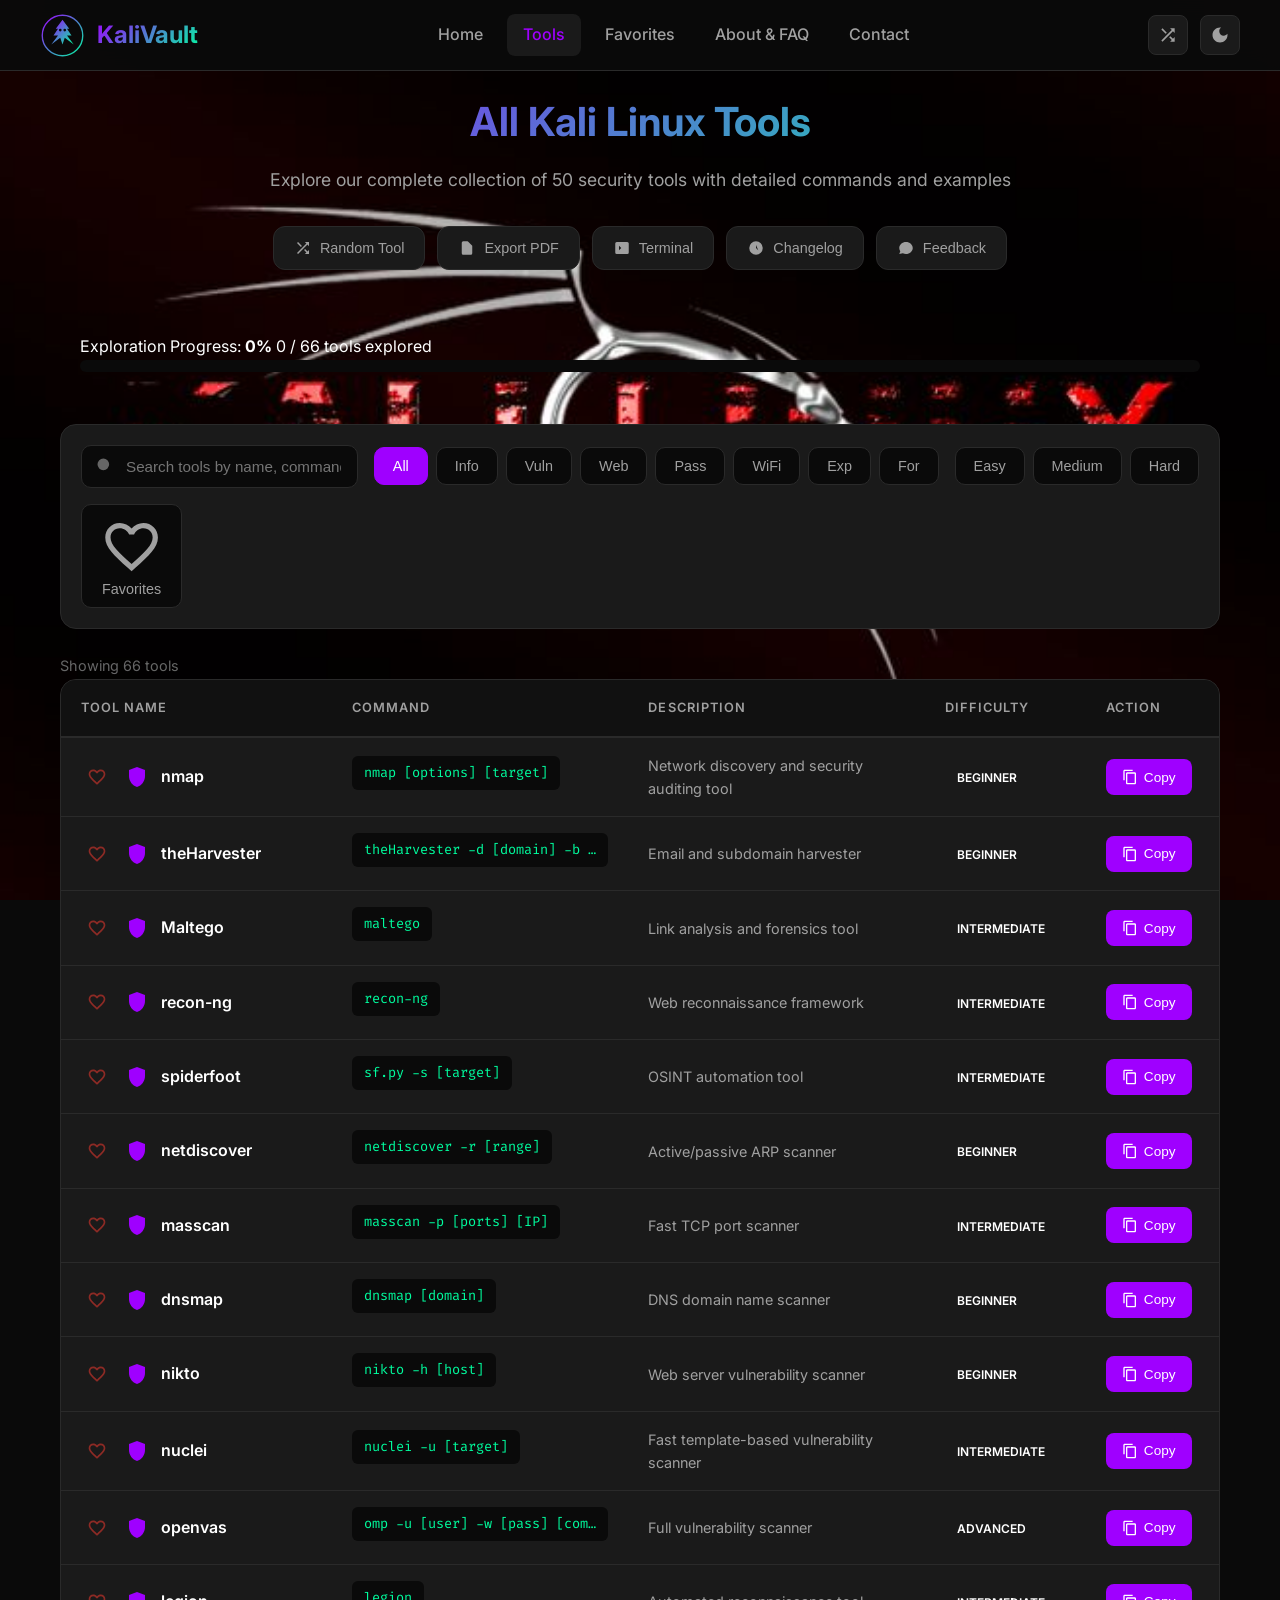
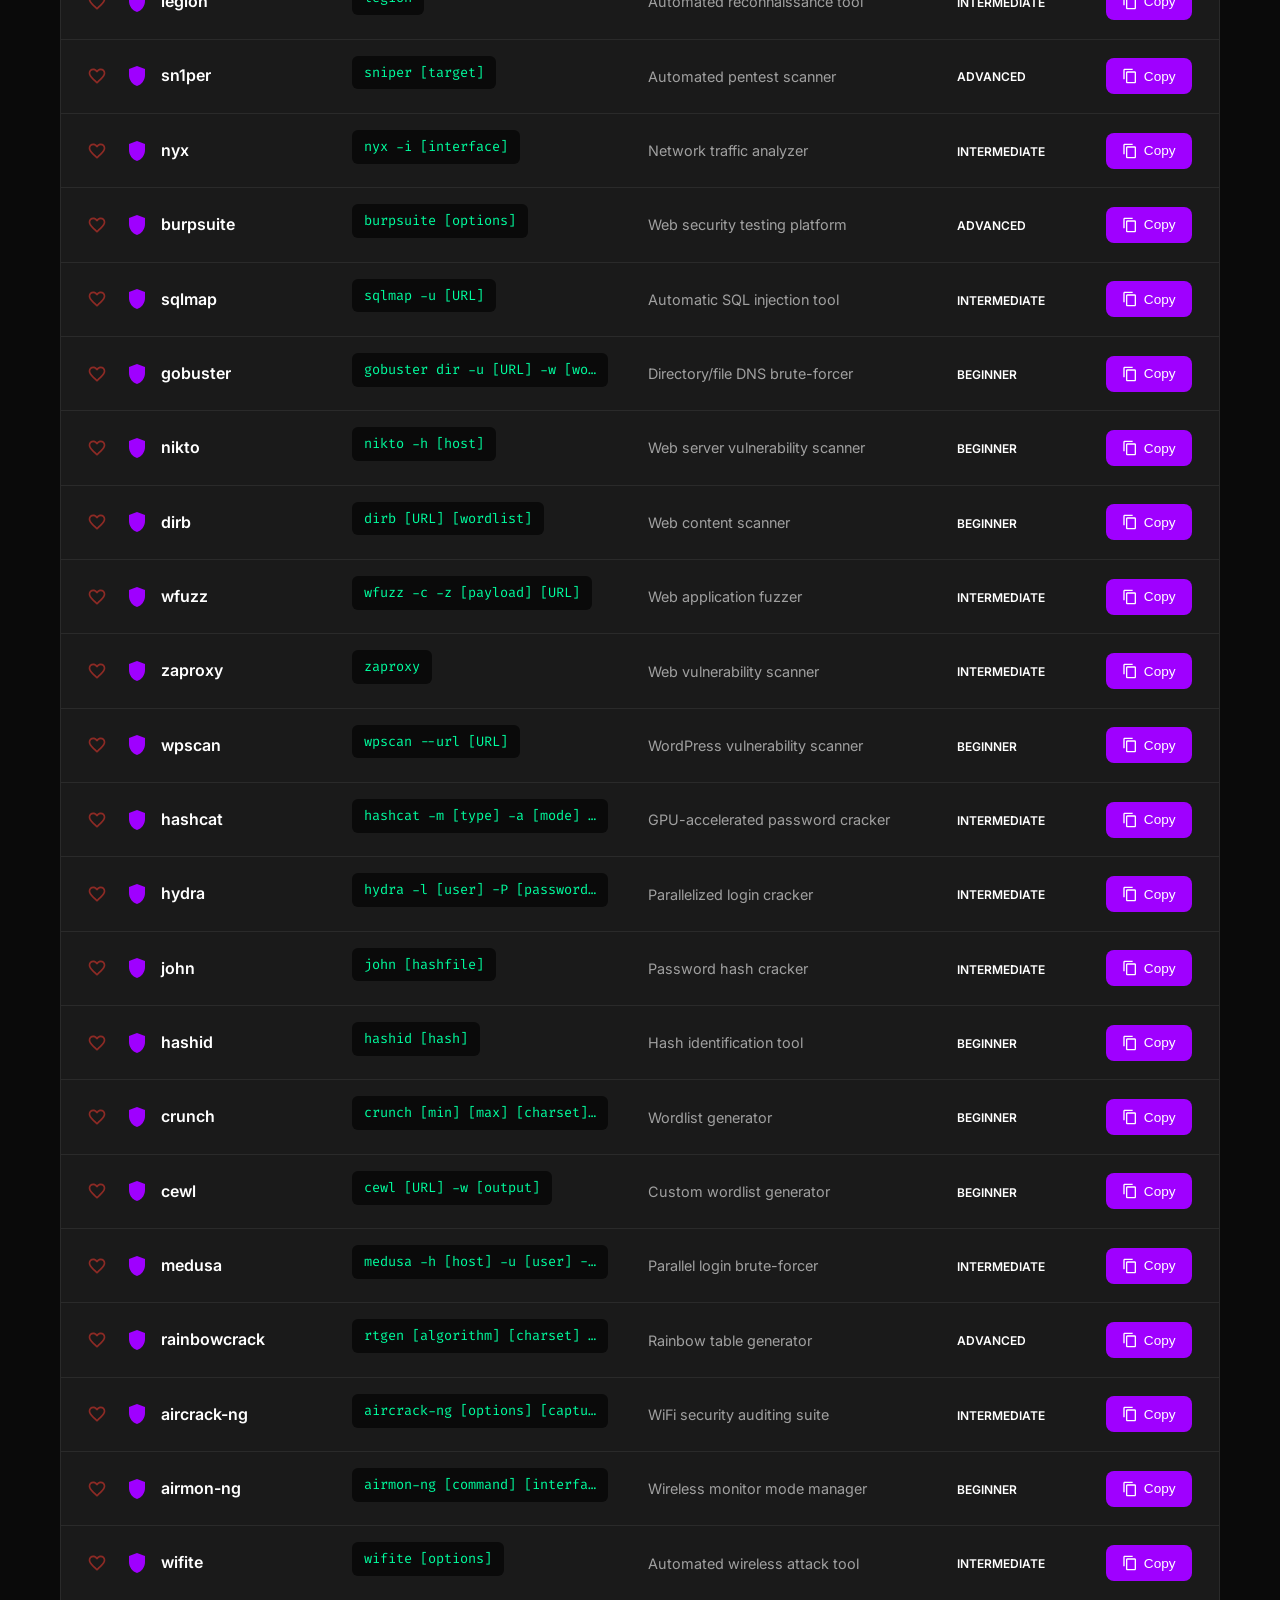
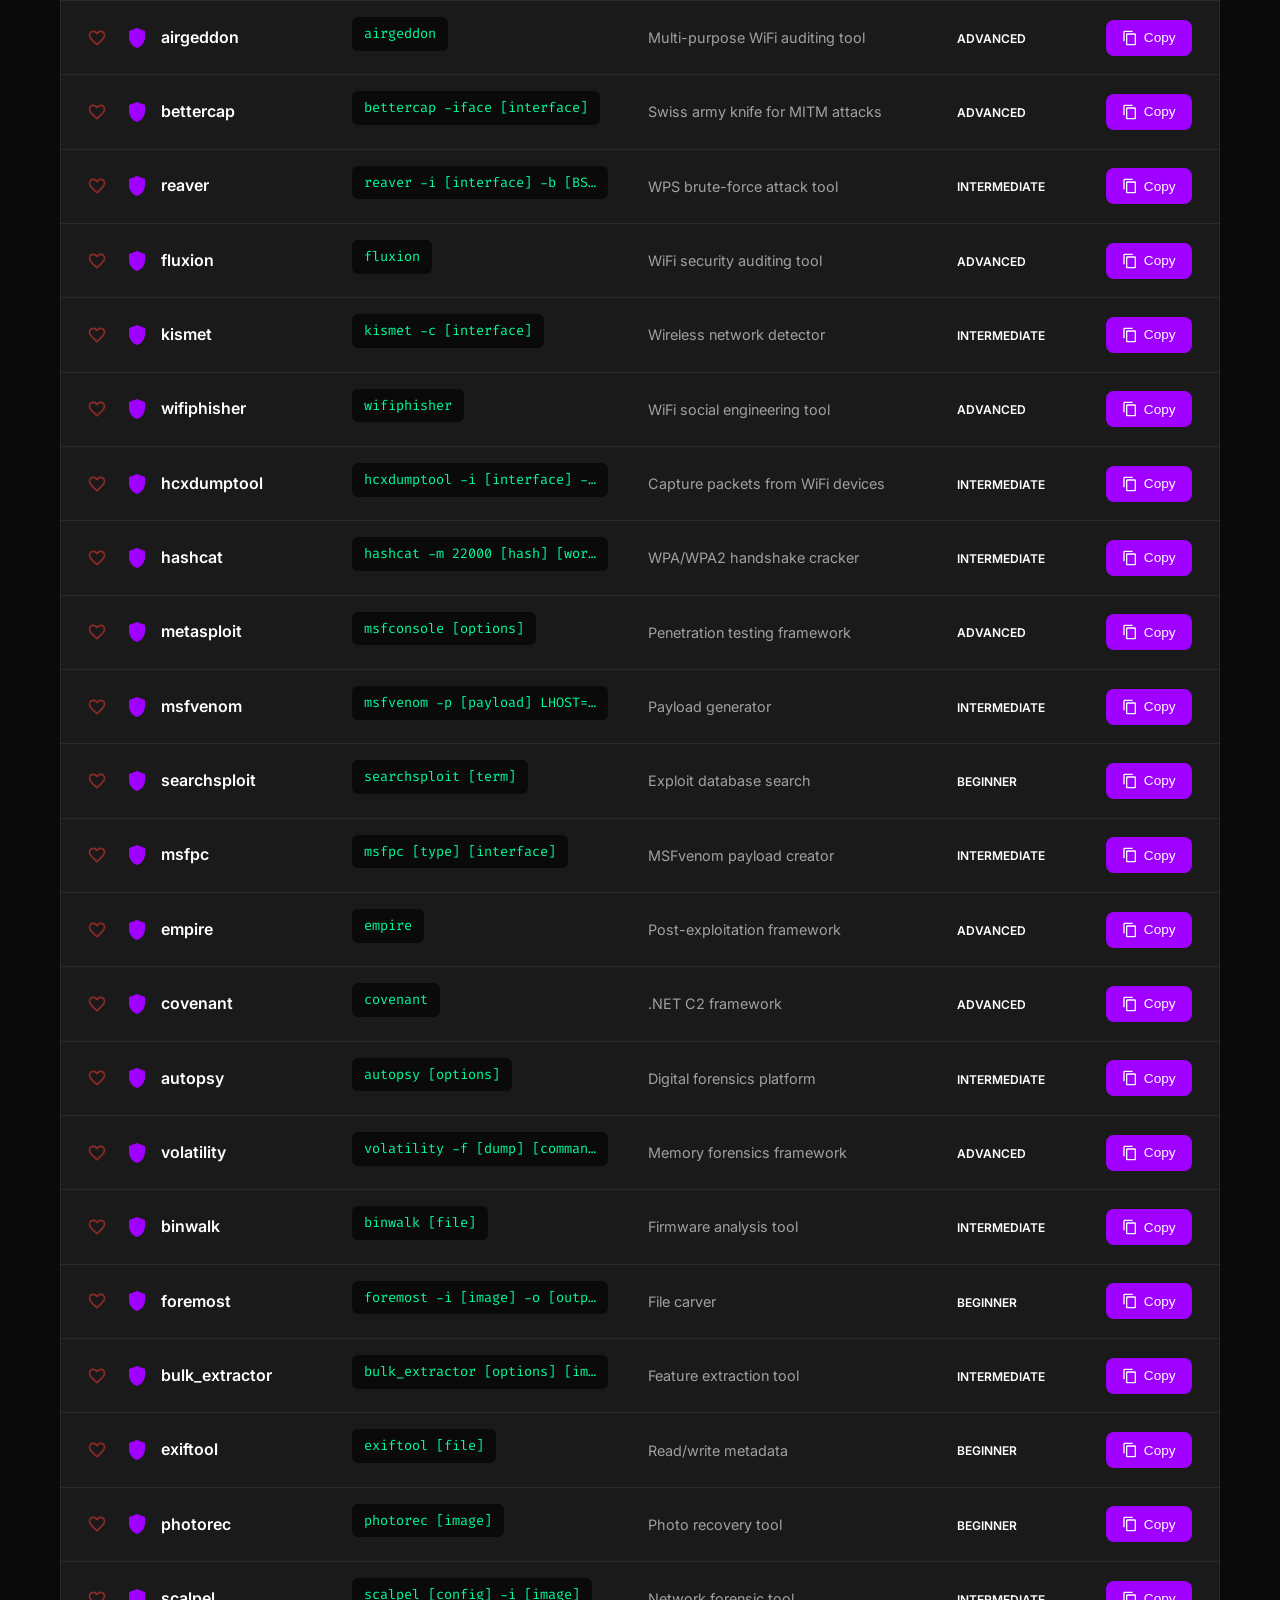
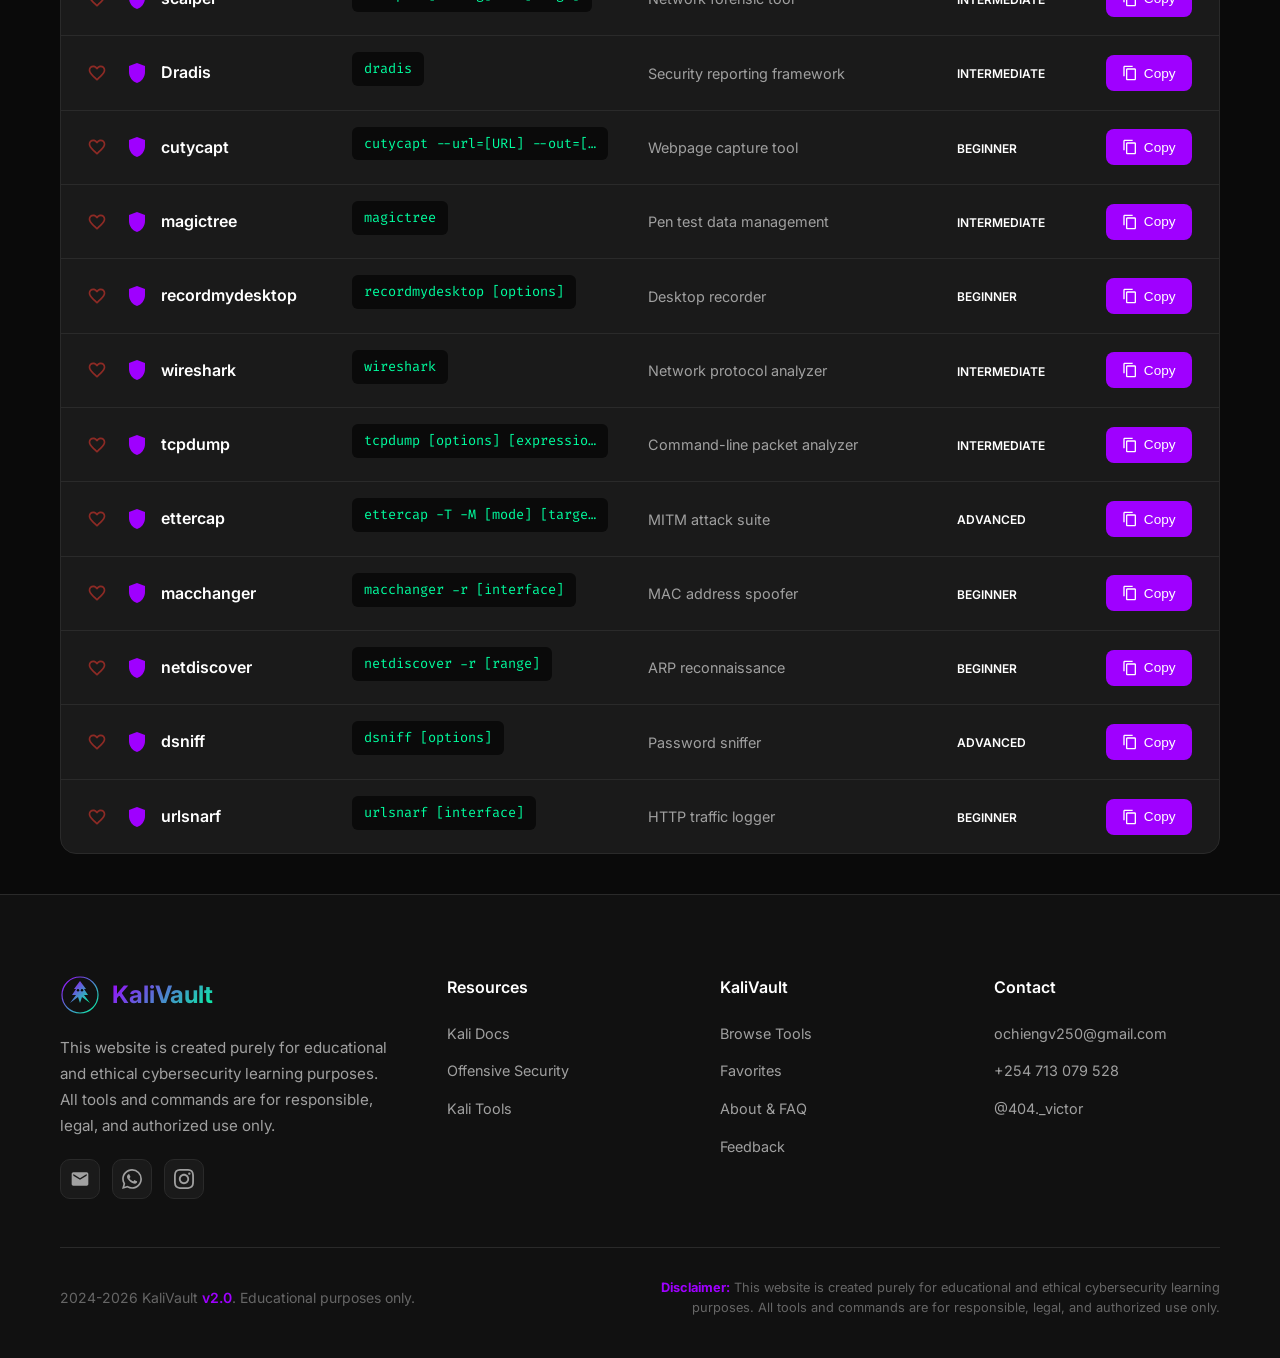
<file: tools.html>
<!DOCTYPE html>
<html lang="en">
<head>
    <meta charset="UTF-8">
    <meta name="viewport" content="width=device-width, initial-scale=1.0">
    <title>KaliVault - All Tools | 50 Kali Linux Security Tools</title>
    <meta name="description" content="Browse 50 Kali Linux security tools with detailed commands, examples, and usage information. Educational reference for ethical cybersecurity.">
    <link rel="preconnect" href="https://fonts.googleapis.com">
    <link rel="preconnect" href="https://fonts.gstatic.com" crossorigin>
    <link href="https://fonts.googleapis.com/css2?family=Fira+Code:wght@400;500;600&family=Inter:wght@300;400;500;600;700&display=swap" rel="stylesheet">
    <link rel="stylesheet" href="assets/css/style.css">
    <link rel="icon" href="assets/images/icon.svg">
</head>
<body>
    <nav class="navbar">
        <div class="navbar-inner">
            <a href="index.html" class="logo">
                <svg class="kali-logo" viewBox="0 0 100 100" xmlns="http://www.w3.org/2000/svg">
                    <defs>
                        <linearGradient id="dragonGradTools" x1="0%" y1="0%" x2="100%" y2="100%">
                            <stop offset="0%" style="stop-color:#9f00ff"/>
                            <stop offset="100%" style="stop-color:#00ff9f"/>
                        </linearGradient>
                    </defs>
                    <circle cx="50" cy="50" r="45" fill="none" stroke="url(#dragonGradTools)" stroke-width="3"/>
                    <g fill="url(#dragonGradTools)">
                        <path d="M50 15 L65 35 L60 35 L70 50 L60 50 L75 70 L55 55 L50 70 L45 55 L25 70 L40 50 L30 50 L40 35 L35 35 Z"/>
                        <circle cx="45" cy="38" r="3" fill="#0a0a0a"/>
                        <circle cx="55" cy="38" r="3" fill="#0a0a0a"/>
                    </g>
                </svg>
                <span class="logo-text">KaliVault</span>
            </a>
            
            <button class="mobile-menu-btn" id="mobileMenuBtn" aria-label="Toggle menu">
                <span></span><span></span><span></span>
            </button>

            <ul class="nav-links" id="navLinks">
                <li><a href="index.html">Home</a></li>
                <li><a href="tools.html" class="active">Tools</a></li>
                <li><a href="favorites.html">Favorites</a></li>
                <li><a href="about.html">About & FAQ</a></li>
                <li><a href="index.html#contact">Contact</a></li>
            </ul>

            <div class="nav-actions">
                <button class="action-btn" id="randomToolBtn" title="Random Tool">
                    <svg viewBox="0 0 24 24"><path d="M10.59 9.17L5.41 4 4 5.41l5.17 5.17 1.42-1.41zM14.5 4l2.04 2.04L4 18.59 5.41 20 17.96 7.46 20 9.5V4h-5.5zm.33 9.41l-1.41 1.41 3.13 3.13L14.5 20H20v-5.5l-2.04 2.04-3.13-3.13z"/></svg>
                </button>
                <button class="action-btn theme-toggle" id="themeToggle" aria-label="Toggle theme">
                    <svg class="icon-moon" viewBox="0 0 24 24" fill="currentColor"><path d="M12 3c-4.97 0-9 4.03-9 9s4.03 9 9 9 9-4.03 9-9c0-.46-.04-.92-.1-1.36-.98 1.37-2.58 2.26-4.4 2.26-2.98 0-5.4-2.42-5.4-5.4 0-1.81.89-3.42 2.26-4.4-.44-.06-.9-.1-1.36-.1z"/></svg>
                    <svg class="icon-sun" viewBox="0 0 24 24" fill="currentColor"><path d="M12 7c-2.76 0-5 2.24-5 5s2.24 5 5 5 5-2.24 5-5-2.24-5-5-5z"/></svg>
                </button>
            </div>
        </div>
    </nav>

    <main class="main-content">
        <div class="container">
            <div class="page-header">
                <h1>All Kali Linux Tools</h1>
                <p class="page-subtitle">Explore our complete collection of 50 security tools with detailed commands and examples</p>
            </div>

            <div class="quick-actions">
                <button class="quick-action-btn" id="randomToolBtn2" title="Go to a random tool">
                    <svg viewBox="0 0 24 24" fill="currentColor"><path d="M10.59 9.17L5.41 4 4 5.41l5.17 5.17 1.42-1.41zM14.5 4l2.04 2.04L4 18.59 5.41 20 17.96 7.46 20 9.5V4h-5.5zm.33 9.41l-1.41 1.41 3.13 3.13L14.5 20H20v-5.5l-2.04 2.04-3.13-3.13z"/></svg>
                    Random Tool
                </button>
                <button class="quick-action-btn" id="exportPdfBtn" title="Export tools to PDF">
                    <svg viewBox="0 0 24 24" fill="currentColor"><path d="M12 10v6m0 0l-3-3m3 3l3-3m2 8H7a2 2 0 01-2-2V5a2 2 0 012-2h5.586a1 1 0 01.707.293l5.414 5.414a1 1 0 01.293.707V19a2 2 0 01-2 2z"/></svg>
                    Export PDF
                </button>
                <button class="quick-action-btn" id="terminalSimBtn" title="Open command terminal simulator">
                    <svg viewBox="0 0 24 24" fill="currentColor"><path d="M8 9l3 3-3 3m5 0h3M5 20h14a2 2 0 002-2V6a2 2 0 00-2-2H5a2 2 0 00-2 2v12a2 2 0 002 2z"/></svg>
                    Terminal
                </button>
                <button class="quick-action-btn" id="changelogBtn" title="View changelog">
                    <svg viewBox="0 0 24 24" fill="currentColor"><path d="M12 8v4l3 3m6-3a9 9 0 11-18 0 9 9 0 0118 0z"/></svg>
                    Changelog
                </button>
                <button class="quick-action-btn" id="feedbackBtn" title="Send feedback">
                    <svg viewBox="0 0 24 24" fill="currentColor"><path d="M8 12h.01M12 12h.01M16 12h.01M21 12c0 4.418-4.03 8-9 8a9.863 9.863 0 01-4.255-.949L3 20l1.395-3.72C3.512 15.042 3 13.574 3 12c0-4.418 4.03-8 9-8s9 3.582 9 8z"/></svg>
                    Feedback
                </button>
            </div>

            <div class="progress-section">
                <div class="progress-info">
                    <span>Exploration Progress: <strong id="progressPercent">0%</strong></span>
                    <span id="exploredCount">0 / 160 tools explored</span>
                </div>
                <div class="progress-bar-container">
                    <div class="progress-bar-fill" id="progressFill"></div>
                </div>
            </div>

            <div class="filters-bar">
                <div class="search-wrapper">
                    <svg viewBox="0 0 24 24"><path d="M21 21l-6-6m2-5a7 7 0 11-14 0 7 7 0 0114 0z"/></svg>
                    <input type="text" id="searchInput" placeholder="Search tools by name, command, or category..." autocomplete="off">
                </div>
                <div class="filter-group" id="categoryFilters">
                    <button class="filter-btn active" data-category="all">All</button>
                    <button class="filter-btn" data-category="Information Gathering">Info</button>
                    <button class="filter-btn" data-category="Vulnerability Analysis">Vuln</button>
                    <button class="filter-btn" data-category="Web Application Analysis">Web</button>
                    <button class="filter-btn" data-category="Password Attacks">Pass</button>
                    <button class="filter-btn" data-category="Wireless Attacks">WiFi</button>
                    <button class="filter-btn" data-category="Exploitation Tools">Exp</button>
                    <button class="filter-btn" data-category="Forensics">For</button>
                </div>
                <div class="filter-group">
                    <button class="filter-btn" data-difficulty="Easy">Easy</button>
                    <button class="filter-btn" data-difficulty="Medium">Medium</button>
                    <button class="filter-btn" data-difficulty="Hard">Hard</button>
                </div>
                <div class="filter-group">
                    <button class="filter-btn filter-toggle" id="favoritesOnlyBtn">
                        <svg viewBox="0 0 24 24" fill="currentColor"><path d="M16.5 3c-1.74 0-3.41.81-4.5 2.09C10.91 3.81 9.24 3 7.5 3 4.42 3 2 5.42 2 8.5c0 3.78 3.4 6.86 8.55 11.54L12 21.35l1.45-1.32C18.6 15.36 22 12.28 22 8.5 22 5.42 19.58 3 16.5 3zm-4.4 15.55l-.1.1-.1-.1C7.14 14.24 4 11.39 4 8.5 4 6.5 5.5 5 7.5 5c1.54 0 3.04.99 3.57 2.36h1.87C13.46 5.99 14.96 5 16.5 5c2 0 3.5 1.5 3.5 3.5 0 2.89-3.14 5.74-7.9 10.05z"/></svg>
                        Favorites
                    </button>
                </div>
            </div>

            <div class="results-info">
                <span class="results-count" id="resultsCount">Showing all 160 tools</span>
            </div>

            <div class="tools-table-wrapper">
                <table class="tools-table">
                    <thead>
                        <tr>
                            <th>Tool Name</th>
                            <th>Command</th>
                            <th>Description</th>
                            <th>Difficulty</th>
                            <th>Action</th>
                        </tr>
                    </thead>
                    <tbody id="toolsTableBody">
                        <tr class="loading-row">
                            <td colspan="5"><span class="loading">Loading tools...</span></td>
                        </tr>
                    </tbody>
                </table>
            </div>

            <div class="no-results" id="noResults" style="display: none;">
                <svg viewBox="0 0 24 24"><path d="M9.172 16.172a4 4 0 015.656 0M9 10h.01M15 10h.01M21 12a9 9 0 11-18 0 9 9 0 0118 0z"/></svg>
                <h3>No tools found</h3>
                <p>Try adjusting your search or filters</p>
            </div>
        </div>
    </main>

    <footer class="footer">
        <div class="container">
            <div class="footer-content">
                <div class="footer-brand">
                    <div class="footer-logo">
                        <svg class="kali-logo-small" viewBox="0 0 100 100" xmlns="http://www.w3.org/2000/svg">
                            <defs>
                                <linearGradient id="dragonGradFoot" x1="0%" y1="0%" x2="100%" y2="100%">
                                    <stop offset="0%" style="stop-color:#9f00ff"/>
                                    <stop offset="100%" style="stop-color:#00ff9f"/>
                                </linearGradient>
                            </defs>
                            <circle cx="50" cy="50" r="45" fill="none" stroke="url(#dragonGradFoot)" stroke-width="3"/>
                            <g fill="url(#dragonGradFoot)">
                                <path d="M50 15 L65 35 L60 35 L70 50 L60 50 L75 70 L55 55 L50 70 L45 55 L25 70 L40 50 L30 50 L40 35 L35 35 Z"/>
                                <circle cx="45" cy="38" r="3" fill="#0a0a0a"/>
                                <circle cx="55" cy="38" r="3" fill="#0a0a0a"/>
                            </g>
                        </svg>
                        <span class="footer-logo-text">KaliVault</span>
                    </div>
                    <p class="footer-description">This website is created purely for educational and ethical cybersecurity learning purposes. All tools and commands are for responsible, legal, and authorized use only.</p>
                    <div class="social-links">
                        <a href="mailto:ochiengv250@gmail.com" title="Email"><svg viewBox="0 0 24 24" fill="currentColor"><path d="M20 4H4c-1.1 0-2 .9-2 2v12c0 1.1.9 2 2 2h16c1.1 0 2-.9 2-2V6c0-1.1-.9-2-2-2zm0 4l-8 5-8-5V6l8 5 8-5v2z"/></svg></a>
                        <a href="https://wa.me/254713079528" target="_blank" title="WhatsApp"><svg viewBox="0 0 24 24" fill="currentColor"><path d="M17.472 14.382c-.297-.149-1.758-.867-2.03-.967-.273-.099-.471-.148-.67.15-.197.297-.767.966-.94 1.164-.173.199-.347.223-.644.075-.297-.15-1.255-.463-2.39-1.475-.883-.788-1.48-1.761-1.653-2.059-.173-.297-.018-.458.13-.606.134-.133.298-.347.446-.52.149-.174.198-.298.298-.497.099-.198.05-.371-.025-.52-.075-.149-.669-1.612-.916-2.207-.242-.579-.487-.5-.669-.51-.173-.008-.371-.01-.57-.01-.198 0-.52.074-.792.372-.272.297-1.04 1.016-1.04 2.479 0 1.462 1.065 2.875 1.213 3.074.149.198 2.096 3.2 5.077 4.487.709.306 1.262.489 1.694.625.712.227 1.36.195 1.871.118.571-.085 1.758-.719 2.006-1.413.248-.694.248-1.289.173-1.413-.074-.124-.272-.198-.57-.347m-5.421 7.403h-.004a9.87 9.87 0 01-5.031-1.378l-.361-.214-3.741.982.998-3.648-.235-.374a9.86 9.86 0 01-1.51-5.26c.001-5.45 4.436-9.884 9.888-9.884 2.64 0 5.122 1.03 6.988 2.898a9.825 9.825 0 012.893 6.994c-.003 5.45-4.437 9.884-9.885 9.884m8.413-18.297A11.815 11.815 0 0012.05 0C5.495 0 .16 5.335.157 11.892c0 2.096.547 4.142 1.588 5.945L.057 24l6.305-1.654a11.882 11.882 0 005.683 1.448h.005c6.554 0 11.89-5.335 11.893-11.893a11.821 11.821 0 00-3.48-8.413z"/></svg></a>
                        <a href="https://instagram.com/404._victor" target="_blank" title="Instagram"><svg viewBox="0 0 24 24" fill="currentColor"><path d="M12 2.163c3.204 0 3.584.012 4.85.07 3.252.148 4.771 1.691 4.919 4.919.058 1.265.069 1.645.069 4.849 0 3.205-.012 3.584-.069 4.849-.149 3.225-1.664 4.771-4.919 4.919-1.266.058-1.644.07-4.85.07-3.204 0-3.584-.012-4.849-.07-3.26-.149-4.771-1.699-4.919-4.92-.058-1.265-.07-1.644-.07-4.849 0-3.204.013-3.583.07-4.849.149-3.227 1.664-4.771 4.919-4.919 1.266-.057 1.645-.069 4.849-.069zm0-2.163c-3.259 0-3.667.014-4.947.072-4.358.2-6.78 2.618-6.98 6.98-.059 1.281-.073 1.689-.073 4.948 0 3.259.014 3.668.072 4.948.2 4.358 2.618 6.78 6.98 6.98 1.281.058 1.689.072 4.948.072 3.259 0 3.668-.014 4.948-.072 4.354-.2 6.782-2.618 6.979-6.98.059-1.28.073-1.689.073-4.948 0-3.259-.014-3.667-.072-4.947-.196-4.354-2.617-6.78-6.979-6.98-1.281-.059-1.69-.073-4.949-.073zm0 5.838c-3.403 0-6.162 2.759-6.162 6.162s2.759 6.163 6.162 6.163 6.162-2.759 6.162-6.163c0-3.403-2.759-6.162-6.162-6.162zm0 10.162c-2.209 0-4-1.79-4-4 0-2.209 1.791-4 4-4s4 1.791 4 4c0 2.21-1.791 4-4 4zm6.406-11.845c-.796 0-1.441.645-1.441 1.44s.645 1.44 1.441 1.44c.795 0 1.439-.645 1.439-1.44s-.644-1.44-1.439-1.44z"/></svg></a>
                    </div>
                </div>
                <div class="footer-links">
                    <h4>Resources</h4>
                    <ul>
                        <li><a href="https://www.kali.org/docs/" target="_blank">Kali Docs</a></li>
                        <li><a href="https://www.offensive-security.com/" target="_blank">Offensive Security</a></li>
                        <li><a href="https://tools.kali.org/" target="_blank">Kali Tools</a></li>
                    </ul>
                </div>
                <div class="footer-links">
                    <h4>KaliVault</h4>
                    <ul>
                        <li><a href="tools.html">Browse Tools</a></li>
                        <li><a href="favorites.html">Favorites</a></li>
                        <li><a href="about.html">About & FAQ</a></li>
                        <li><a href="#" id="openFeedback2">Feedback</a></li>
                    </ul>
                </div>
                <div class="footer-links">
                    <h4>Contact</h4>
                    <ul>
                        <li><a href="mailto:ochiengv250@gmail.com">ochiengv250@gmail.com</a></li>
                        <li><a href="https://wa.me/254713079528" target="_blank">+254 713 079 528</a></li>
                        <li><a href="https://instagram.com/404._victor" target="_blank">@404._victor</a></li>
                    </ul>
                </div>
            </div>
            <div class="footer-bottom">
                <p class="footer-copyright">2024-2026 KaliVault <span class="version">v2.0</span>. Educational purposes only.</p>
                <p class="disclaimer"><strong>Disclaimer:</strong> This website is created purely for educational and ethical cybersecurity learning purposes. All tools and commands are for responsible, legal, and authorized use only.</p>
            </div>
        </div>
    </footer>

    <div class="toast" id="toast">
        <svg viewBox="0 0 24 24"><path d="M9 16.17L4.83 12l-1.42 1.41L9 19 21 7l-1.41-1.41z"/></svg>
        <span></span>
    </div>

    <div class="modal-overlay tool-modal" id="toolModal">
        <div class="modal-content animate-modal">
            <div class="modal-header">
                <button class="modal-close" id="modalClose" aria-label="Close">
                    <svg viewBox="0 0 24 24"><path d="M19 6.41L17.59 5 12 10.59 6.41 5 5 6.41 10.59 12 5 17.59 6.41 19 12 13.41 17.59 19 19 17.59 13.41 12z"/></svg>
                </button>
            </div>
            <div class="modal-body" id="modalBody"></div>
        </div>
    </div>

    <div class="modal-overlay" id="terminalModal">
        <div class="modal-content terminal-window animate-modal">
            <div class="terminal-header">
                <div class="terminal-dots">
                    <span></span><span></span><span></span>
                </div>
                <span class="terminal-title">KaliVault Terminal</span>
                <button class="terminal-close" id="terminalClose">
                    <svg viewBox="0 0 24 24"><path d="M19 6.41L17.59 5 12 10.59 6.41 5 5 6.41 10.59 12 5 17.59 6.41 19 12 13.41 17.59 19 19 17.59 13.41 12z"/></svg>
                </button>
            </div>
            <div class="terminal-body" id="terminalBody">
                <div class="terminal-output" id="terminalOutput">
                    <p class="terminal-line">Welcome to KaliVault Terminal Simulator</p>
                    <p class="terminal-line">Type <span class="highlight">help</span> for available commands</p>
                </div>
            </div>
            <div class="terminal-input-wrapper">
                <span class="terminal-prompt">root@kali:~#</span>
                <input type="text" class="terminal-input" id="terminalInput" placeholder="Type a command..." autocomplete="off">
            </div>
        </div>
    </div>

    <div class="modal-overlay" id="feedbackModal">
        <div class="modal-content feedback-modal animate-modal">
            <div class="modal-header">
                <h2><svg viewBox="0 0 24 24" fill="currentColor"><path d="M20 2H4c-1.1 0-2 .9-2 2v18l4-4h14c1.1 0 2-.9 2-2V4c0-1.1-.9-2-2-2zm0 14H6l-2 2V4h16v12z"/></svg>Send Feedback</h2>
                <button class="modal-close" id="feedbackClose">
                    <svg viewBox="0 0 24 24"><path d="M19 6.41L17.59 5 12 10.59 6.41 5 5 6.41 10.59 12 5 17.59 6.41 19 12 13.41 17.59 19 19 17.59 13.41 12z"/></svg>
                </button>
            </div>
            <div class="modal-body">
                <form id="feedbackForm">
                    <div class="form-group">
                        <label for="feedbackName">Your Name</label>
                        <input type="text" id="feedbackName" required placeholder="John Doe">
                    </div>
                    <div class="form-group">
                        <label for="feedbackEmail">Email Address</label>
                        <input type="email" id="feedbackEmail" required placeholder="john@example.com">
                    </div>
                    <div class="form-group">
                        <label for="feedbackType">Category</label>
                        <select id="feedbackType" required>
                            <option value="">Select a category...</option>
                            <option value="Bug Report">Bug Report</option>
                            <option value="Suggestion">Suggestion</option>
                            <option value="New Tool Request">New Tool Request</option>
                            <option value="Other">Other</option>
                        </select>
                    </div>
                    <div class="form-group">
                        <label for="feedbackMessage">Message</label>
                        <textarea id="feedbackMessage" rows="5" required placeholder="Tell us what's on your mind..."></textarea>
                    </div>
                    <button type="submit" class="btn-submit">
                        <svg viewBox="0 0 24 24" fill="currentColor"><path d="M2.01 21L23 12 2.01 3 2 10l15 2-15 2z"/></svg>
                        Send Feedback
                    </button>
                </form>
            </div>
        </div>
    </div>

    <div class="modal-overlay" id="changelogModal">
        <div class="modal-content changelog-modal animate-modal">
            <div class="modal-header">
                <h2><svg viewBox="0 0 24 24" fill="currentColor"><path d="M13 3c-4.97 0-9 4.03-9 9H1l3.89 3.89.07.14L9 12H6c0-3.87 3.13-7 7-7s7 3.13 7 7-3.13 7-7 7c-1.93 0-3.68-.79-4.94-2.06l-1.42 1.42C8.27 19.99 10.51 21 13 21c4.97 0 9-4.03 9-9s-4.03-9-9-9zm-1 5v5l4.28 2.54.72-1.21-3.5-2.08V8H12z"/></svg>Changelog</h2>
                <button class="modal-close" id="changelogClose">
                    <svg viewBox="0 0 24 24"><path d="M19 6.41L17.59 5 12 10.59 6.41 5 5 6.41 10.59 12 5 17.59 6.41 19 12 13.41 17.59 19 19 17.59 13.41 12z"/></svg>
                </button>
            </div>
            <div class="modal-body">
                <div class="changelog-content" id="changelogContent"></div>
            </div>
        </div>
    </div>

    <script src="assets/js/app.js"></script>
</body>
</html>
</file>
<file: assets/css/style.css>
@import url('https://fonts.googleapis.com/css2?family=Fira+Code:wght@400;500;600&family=Inter:wght@300;400;500;600;700&display=swap');

:root {
  --bg-primary: #0a0a0a;
  --bg-secondary: #111111;
  --bg-card: #1a1a1a;
  --bg-card-hover: #222222;
  --text-primary: #ffffff;
  --text-secondary: #a0a0a0;
  --text-muted: #666666;
  --accent-purple: #9f00ff;
  --accent-purple-dim: rgba(159, 0, 255, 0.1);
  --accent-purple-glow: rgba(159, 0, 255, 0.3);
  --accent-green: #00ff9f;
  --accent-green-dim: rgba(0, 255, 159, 0.1);
  --accent-green-glow: rgba(0, 255, 159, 0.3);
  --border-color: #2a2a2a;
  --font-sans: 'Inter', -apple-system, BlinkMacSystemFont, sans-serif;
  --font-mono: 'Fira Code', 'Courier New', monospace;
  --transition-fast: 0.15s ease;
  --transition-normal: 0.3s ease;
  --shadow-card: 0 4px 20px rgba(0, 0, 0, 0.3);
  --shadow-glow-purple: 0 0 30px rgba(159, 0, 255, 0.3);
  --shadow-glow-green: 0 0 30px rgba(0, 255, 159, 0.3);
}

* {
  margin: 0;
  padding: 0;
  box-sizing: border-box;
}

html {
  scroll-behavior: smooth;
}

body {
  font-family: var(--font-sans);
  background: var(--bg-primary) url('../images/background.jpg') center/cover fixed;
  color: var(--text-primary);
  line-height: 1.6;
  min-height: 100vh;
  overflow-x: hidden;
}

body.light-theme {
  --bg-primary: #ffffff;
  --bg-secondary: #f5f5f5;
  --bg-card: #ffffff;
  --bg-card-hover: #f0f0f0;
  --text-primary: #0a0a0a;
  --text-secondary: #555555;
  --text-muted: #999999;
  --border-color: #e0e0e0;
}

a {
  color: var(--accent-purple);
  text-decoration: none;
  transition: color var(--transition-fast);
}

a:hover {
  color: var(--accent-green);
}

.container {
  max-width: 1200px;
  margin: 0 auto;
  padding: 0 20px;
}

/* NAVBAR */
.navbar {
  position: fixed;
  top: 0;
  left: 0;
  right: 0;
  z-index: 1000;
  background: rgba(10, 10, 10, 0.95);
  backdrop-filter: blur(12px);
  border-bottom: 1px solid var(--border-color);
  padding: 0 20px;
}

body.light-theme .navbar {
  background: rgba(255, 255, 255, 0.95);
}

.navbar-inner {
  max-width: 1200px;
  margin: 0 auto;
  display: flex;
  align-items: center;
  justify-content: space-between;
  height: 70px;
}

.logo {
  display: flex;
  align-items: center;
  gap: 12px;
  font-size: 1.5rem;
  font-weight: 700;
  color: var(--text-primary);
}

.logo svg.kali-logo {
  width: 45px;
  height: 45px;
  transition: transform var(--transition-normal);
}

.logo:hover svg.kali-logo {
  transform: scale(1.1);
}

.logo-text {
  background: linear-gradient(135deg, var(--accent-purple), var(--accent-green));
  -webkit-background-clip: text;
  -webkit-text-fill-color: transparent;
  background-clip: text;
}

.nav-links {
  display: flex;
  align-items: center;
  gap: 8px;
  list-style: none;
}

.nav-links a {
  display: flex;
  align-items: center;
  gap: 6px;
  padding: 8px 16px;
  color: var(--text-secondary);
  font-weight: 500;
  border-radius: 8px;
  transition: all var(--transition-fast);
}

.nav-links a:hover,
.nav-links a.active {
  color: var(--text-primary);
  background: var(--bg-card);
}

.nav-links a.active {
  color: var(--accent-purple);
}

.nav-actions {
  display: flex;
  align-items: center;
  gap: 12px;
}

.action-btn {
  display: flex;
  align-items: center;
  justify-content: center;
  width: 40px;
  height: 40px;
  background: var(--bg-card);
  border: 1px solid var(--border-color);
  border-radius: 8px;
  cursor: pointer;
  transition: all var(--transition-fast);
}

.action-btn svg {
  width: 20px;
  height: 20px;
  fill: var(--text-secondary);
  transition: fill var(--transition-fast);
}

.action-btn:hover {
  background: var(--bg-card-hover);
  border-color: var(--accent-purple);
}

.action-btn:hover svg {
  fill: var(--accent-purple);
}

.theme-toggle {
  position: relative;
}

.theme-toggle .icon-sun { display: none; }
.theme-toggle .icon-moon { display: block; }
body.light-theme .theme-toggle .icon-sun { display: block; }
body.light-theme .theme-toggle .icon-moon { display: none; }

.mobile-menu-btn {
  display: none;
  flex-direction: column;
  gap: 5px;
  padding: 8px;
  background: none;
  border: none;
  cursor: pointer;
}

.mobile-menu-btn span {
  display: block;
  width: 24px;
  height: 2px;
  background: var(--text-primary);
  transition: all var(--transition-fast);
}

.mobile-menu-btn.active span:nth-child(1) {
  transform: rotate(45deg) translate(5px, 5px);
}

.mobile-menu-btn.active span:nth-child(2) {
  opacity: 0;
}

.mobile-menu-btn.active span:nth-child(3) {
  transform: rotate(-45deg) translate(5px, -5px);
}

@media (max-width: 768px) {
  .nav-links {
    position: fixed;
    top: 70px;
    left: 0;
    right: 0;
    bottom: 0;
    flex-direction: column;
    background: var(--bg-primary);
    padding: 20px;
    gap: 4px;
    transform: translateX(-100%);
    transition: transform var(--transition-normal);
  }

  .nav-links.active {
    transform: translateX(0);
  }

  .nav-links a {
    width: 100%;
    padding: 16px;
    font-size: 1.1rem;
  }

  .mobile-menu-btn {
    display: flex;
  }
}

/* HERO SECTION */
.hero {
  min-height: 100vh;
  display: flex;
  align-items: center;
  justify-content: center;
  text-align: center;
  padding: 100px 20px 60px;
  position: relative;
  overflow: hidden;
}

.hero-watermark {
  position: absolute;
  top: 50%;
  left: 50%;
  transform: translate(-50%, -50%);
  width: 800px;
  height: 800px;
  background: url('../images/background.jpg') center/cover no-repeat;
  opacity: 0.3;
  pointer-events: none;
  animation: float 20s ease-in-out infinite;
}

.hero-glow {
  position: absolute;
  top: 0;
  left: 0;
  right: 0;
  bottom: 0;
  background: 
    radial-gradient(ellipse at 30% 20%, rgba(159, 0, 255, 0.15) 0%, transparent 50%),
    radial-gradient(ellipse at 70% 80%, rgba(0, 255, 159, 0.1) 0%, transparent 50%);
  pointer-events: none;
}

@keyframes float {
  0%, 100% { transform: translate(-50%, -50%) rotate(0deg); }
  50% { transform: translate(-50%, -52%) rotate(5deg); }
}

.hero-content {
  position: relative;
  z-index: 1;
  max-width: 900px;
}

.hero-badge {
  display: inline-flex;
  align-items: center;
  gap: 8px;
  padding: 8px 20px;
  background: var(--accent-purple-dim);
  border: 1px solid var(--accent-purple);
  border-radius: 50px;
  font-size: 0.875rem;
  font-weight: 500;
  color: var(--accent-purple);
  margin-bottom: 24px;
  animation: fadeInDown 0.8s ease;
}

.hero-badge svg {
  width: 16px;
  height: 16px;
}

@keyframes fadeInDown {
  from {
    opacity: 0;
    transform: translateY(-20px);
  }
  to {
    opacity: 1;
    transform: translateY(0);
  }
}

.hero-title {
  font-size: clamp(2rem, 6vw, 3.5rem);
  font-weight: 700;
  line-height: 1.2;
  margin-bottom: 20px;
  animation: fadeInUp 0.8s ease 0.2s both;
}

.hero-title .highlight {
  background: linear-gradient(135deg, var(--accent-purple), var(--accent-green));
  -webkit-background-clip: text;
  -webkit-text-fill-color: transparent;
  background-clip: text;
}

.hero-subtitle {
  font-size: 1.2rem;
  color: var(--text-secondary);
  margin-bottom: 40px;
  max-width: 700px;
  margin-left: auto;
  margin-right: auto;
  animation: fadeInUp 0.8s ease 0.4s both;
}

@keyframes fadeInUp {
  from {
    opacity: 0;
    transform: translateY(20px);
  }
  to {
    opacity: 1;
    transform: translateY(0);
  }
}

.search-container {
  position: relative;
  max-width: 650px;
  margin: 0 auto 40px;
  animation: fadeInUp 0.8s ease 0.6s both;
}

.search-container input {
  width: 100%;
  padding: 18px 24px 18px 56px;
  background: var(--bg-card);
  border: 2px solid var(--border-color);
  border-radius: 16px;
  font-size: 1.1rem;
  color: var(--text-primary);
  font-family: var(--font-sans);
  transition: all var(--transition-fast);
}

.search-container input:focus {
  outline: none;
  border-color: var(--accent-purple);
  box-shadow: 0 0 0 4px var(--accent-purple-dim), var(--shadow-glow-purple);
}

.search-container input::placeholder {
  color: var(--text-muted);
}

.search-container svg {
  position: absolute;
  left: 20px;
  top: 50%;
  transform: translateY(-50%);
  width: 22px;
  height: 22px;
  fill: var(--text-muted);
}

.stats-grid {
  display: grid;
  grid-template-columns: repeat(3, 1fr);
  gap: 32px;
  max-width: 450px;
  margin: 0 auto 40px;
  animation: fadeInUp 0.8s ease 0.8s both;
}

.stat-item {
  text-align: center;
}

.stat-number {
  font-size: 2.5rem;
  font-weight: 700;
  font-family: var(--font-mono);
  background: linear-gradient(135deg, var(--accent-purple), var(--accent-green));
  -webkit-background-clip: text;
  -webkit-text-fill-color: transparent;
  background-clip: text;
}

.stat-label {
  font-size: 0.875rem;
  color: var(--text-secondary);
  text-transform: uppercase;
  letter-spacing: 1px;
}

.hero-actions {
  display: flex;
  gap: 16px;
  justify-content: center;
  flex-wrap: wrap;
  animation: fadeInUp 0.8s ease 1s both;
}

.btn-primary,
.btn-secondary {
  display: inline-flex;
  align-items: center;
  gap: 10px;
  padding: 14px 28px;
  border-radius: 12px;
  font-size: 1rem;
  font-weight: 600;
  cursor: pointer;
  transition: all var(--transition-fast);
  border: none;
}

.btn-primary {
  background: linear-gradient(135deg, var(--accent-purple), #7b00cc);
  color: white;
  box-shadow: 0 4px 20px var(--accent-purple-glow);
}

.btn-primary:hover {
  background: linear-gradient(135deg, var(--accent-green), #00cc7f);
  transform: translateY(-3px);
  box-shadow: 0 6px 30px var(--accent-green-glow);
}

.btn-secondary {
  background: var(--bg-card);
  border: 2px solid var(--border-color);
  color: var(--text-primary);
}

.btn-secondary:hover {
  border-color: var(--accent-purple);
  color: var(--accent-purple);
  transform: translateY(-3px);
}

.btn-primary svg,
.btn-secondary svg {
  width: 20px;
  height: 20px;
  fill: currentColor;
}

@media (max-width: 480px) {
  .stats-grid {
    grid-template-columns: 1fr;
    gap: 16px;
  }
  
  .hero-actions {
    flex-direction: column;
    align-items: center;
  }
  
  .btn-primary, .btn-secondary {
    width: 100%;
    justify-content: center;
  }
}

/* ABOUT SECTION */
.about-section {
  background: var(--bg-secondary);
}

.about-card {
  background: var(--bg-card);
  border: 1px solid var(--border-color);
  border-radius: 24px;
  padding: 48px;
  max-width: 800px;
  margin: 0 auto;
  text-align: center;
  position: relative;
  overflow: hidden;
}

.about-card::before {
  content: '';
  position: absolute;
  top: 0;
  left: 0;
  right: 0;
  height: 4px;
  background: linear-gradient(90deg, var(--accent-purple), var(--accent-green));
}

.about-icon {
  width: 80px;
  height: 80px;
  margin: 0 auto 24px;
  display: flex;
  align-items: center;
  justify-content: center;
  background: var(--accent-purple-dim);
  border-radius: 20px;
}

.about-icon svg {
  width: 40px;
  height: 40px;
  fill: var(--accent-purple);
}

.about-card h2 {
  font-size: 2rem;
  margin-bottom: 16px;
}

.about-description {
  color: var(--text-secondary);
  font-size: 1.1rem;
  line-height: 1.8;
  margin-bottom: 32px;
}

.about-features {
  display: grid;
  grid-template-columns: repeat(auto-fit, minmax(200px, 1fr));
  gap: 16px;
  text-align: left;
}

.about-feature {
  display: flex;
  align-items: center;
  gap: 12px;
  padding: 12px 16px;
  background: var(--bg-primary);
  border-radius: 12px;
}

.about-feature svg {
  width: 24px;
  height: 24px;
  fill: var(--accent-green);
  flex-shrink: 0;
}

/* CONTACT SECTION */
.contact-section {
  background: var(--bg-primary);
}

.contact-grid {
  display: grid;
  grid-template-columns: repeat(auto-fit, minmax(280px, 1fr));
  gap: 24px;
  max-width: 1000px;
  margin: 0 auto;
}

.contact-card {
  background: var(--bg-card);
  border: 1px solid var(--border-color);
  border-radius: 20px;
  padding: 32px;
  text-align: center;
  transition: all var(--transition-normal);
}

.contact-card:hover {
  border-color: var(--accent-purple);
  transform: translateY(-4px);
  box-shadow: var(--shadow-glow-purple);
}

.contact-icon {
  width: 64px;
  height: 64px;
  margin: 0 auto 20px;
  display: flex;
  align-items: center;
  justify-content: center;
  background: var(--accent-purple-dim);
  border-radius: 16px;
}

.contact-icon svg {
  width: 32px;
  height: 32px;
  fill: var(--accent-purple);
}

.contact-icon.whatsapp {
  background: rgba(37, 211, 102, 0.1);
}

.contact-icon.whatsapp svg {
  fill: #25D366;
}

.contact-icon.instagram {
  background: rgba(225, 48, 108, 0.1);
}

.contact-icon.instagram svg {
  fill: #E1306C;
}

.contact-card h3 {
  font-size: 1.25rem;
  margin-bottom: 8px;
}

.contact-card p {
  color: var(--text-secondary);
  font-family: var(--font-mono);
  margin-bottom: 20px;
}

.contact-link-btn {
  display: inline-flex;
  align-items: center;
  gap: 8px;
  padding: 10px 20px;
  background: var(--accent-purple);
  border-radius: 8px;
  color: white;
  font-weight: 500;
  transition: all var(--transition-fast);
}

.contact-link-btn:hover {
  background: var(--accent-green);
  color: white;
}

/* SECTION COMMON */
.section {
  padding: 100px 20px;
}

.section-header {
  text-align: center;
  margin-bottom: 48px;
}

.section-title {
  font-size: 2.25rem;
  font-weight: 700;
  margin-bottom: 12px;
}

.section-subtitle {
  color: var(--text-secondary);
  font-size: 1.1rem;
}

/* FEATURED CARD */
.featured-card {
  background: var(--bg-card);
  border: 1px solid var(--border-color);
  border-radius: 24px;
  padding: 48px;
  max-width: 800px;
  margin: 0 auto;
  position: relative;
  overflow: hidden;
  transition: all var(--transition-normal);
}

.featured-card:hover {
  border-color: var(--accent-purple);
  box-shadow: var(--shadow-glow-purple);
}

.featured-card::before {
  content: '';
  position: absolute;
  top: 0;
  left: 0;
  right: 0;
  height: 4px;
  background: linear-gradient(90deg, var(--accent-purple), var(--accent-green));
}

.featured-label {
  display: inline-flex;
  align-items: center;
  gap: 8px;
  padding: 8px 16px;
  background: var(--accent-green-dim);
  border-radius: 50px;
  font-size: 0.875rem;
  font-weight: 600;
  color: var(--accent-green);
  margin-bottom: 20px;
}

.featured-label svg {
  width: 16px;
  height: 16px;
  fill: currentColor;
}

.featured-name {
  font-size: 2rem;
  font-weight: 700;
  margin-bottom: 12px;
}

.featured-description {
  color: var(--text-secondary);
  margin-bottom: 24px;
  line-height: 1.7;
  font-size: 1.05rem;
}

.command-block {
  background: var(--bg-primary);
  border: 1px solid var(--border-color);
  border-radius: 12px;
  padding: 16px 20px;
  font-family: var(--font-mono);
  font-size: 0.95rem;
  margin-bottom: 20px;
  display: flex;
  align-items: center;
  justify-content: space-between;
  gap: 16px;
}

.command-block code {
  color: var(--accent-green);
  word-break: break-all;
}

/* CATEGORIES GRID */
.categories-grid {
  display: grid;
  grid-template-columns: repeat(auto-fill, minmax(280px, 1fr));
  gap: 20px;
}

.category-card {
  background: var(--bg-card);
  border: 1px solid var(--border-color);
  border-radius: 16px;
  padding: 28px;
  cursor: pointer;
  transition: all var(--transition-normal);
  text-decoration: none;
  color: inherit;
}

.category-card:hover {
  background: var(--bg-card-hover);
  border-color: var(--accent-purple);
  transform: translateY(-4px);
  box-shadow: var(--shadow-glow-purple);
}

.category-icon {
  width: 56px;
  height: 56px;
  display: flex;
  align-items: center;
  justify-content: center;
  background: var(--accent-purple-dim);
  border-radius: 14px;
  margin-bottom: 20px;
  transition: all var(--transition-fast);
}

.category-card:hover .category-icon {
  background: var(--accent-purple);
}

.category-icon svg {
  width: 28px;
  height: 28px;
  fill: var(--accent-purple);
  transition: fill var(--transition-fast);
}

.category-card:hover .category-icon svg {
  fill: white;
}

.category-name {
  font-size: 1.2rem;
  font-weight: 600;
  margin-bottom: 8px;
}

.category-count {
  font-size: 0.875rem;
  color: var(--accent-green);
  font-weight: 500;
}

/* PROGRESS SECTION */
.progress-section {
  padding: 40px 20px;
}

.progress-card {
  background: var(--bg-card);
  border: 1px solid var(--border-color);
  border-radius: 16px;
  padding: 24px 32px;
}

.progress-card h3 {
  margin-bottom: 16px;
  font-size: 1.1rem;
}

.progress-bar-container {
  height: 12px;
  background: var(--bg-primary);
  border-radius: 6px;
  overflow: hidden;
  margin-bottom: 12px;
}

.progress-bar-fill {
  height: 100%;
  background: linear-gradient(90deg, var(--accent-purple), var(--accent-green));
  border-radius: 6px;
  transition: width 0.5s ease;
  position: relative;
}

.progress-bar-fill::after {
  content: '';
  position: absolute;
  top: 0;
  left: 0;
  right: 0;
  bottom: 0;
  background: linear-gradient(90deg, transparent, rgba(255,255,255,0.2), transparent);
  animation: shimmer 2s infinite;
}

@keyframes shimmer {
  0% { transform: translateX(-100%); }
  100% { transform: translateX(100%); }
}

.progress-stats {
  color: var(--text-secondary);
  font-size: 0.9rem;
}

/* RECENTLY VIEWED */
.recently-viewed-section {
  background: var(--bg-secondary);
}

.recently-viewed-widget {
  display: flex;
  gap: 16px;
  overflow-x: auto;
  padding-bottom: 16px;
}

.recently-viewed-widget::-webkit-scrollbar {
  height: 6px;
}

.recently-viewed-widget::-webkit-scrollbar-track {
  background: var(--bg-primary);
  border-radius: 3px;
}

.recently-viewed-widget::-webkit-scrollbar-thumb {
  background: var(--accent-purple);
  border-radius: 3px;
}

.recent-tool-item {
  flex-shrink: 0;
  background: var(--bg-card);
  border: 1px solid var(--border-color);
  border-radius: 12px;
  padding: 16px 20px;
  min-width: 200px;
  transition: all var(--transition-fast);
}

.recent-tool-item:hover {
  border-color: var(--accent-purple);
  transform: translateY(-2px);
}

.recent-name {
  display: block;
  font-weight: 600;
  margin-bottom: 4px;
}

.recent-category {
  font-size: 0.85rem;
  color: var(--text-muted);
}

/* COPY BUTTON */
.copy-btn {
  flex-shrink: 0;
  padding: 8px 16px;
  background: var(--accent-purple);
  border: none;
  border-radius: 8px;
  color: white;
  cursor: pointer;
  transition: all var(--transition-fast);
  display: flex;
  align-items: center;
  gap: 6px;
  font-size: 0.875rem;
  font-weight: 500;
}

.copy-btn:hover {
  background: var(--accent-green);
  transform: translateY(-2px);
  box-shadow: var(--shadow-glow-green);
}

.copy-btn:active {
  transform: scale(0.95);
}

.copy-btn svg {
  width: 16px;
  height: 16px;
  fill: currentColor;
}

/* MODAL OVERLAY */
.modal-overlay {
  display: none;
  position: fixed;
  top: 0;
  left: 0;
  right: 0;
  bottom: 0;
  background: rgba(0, 0, 0, 0.9);
  backdrop-filter: blur(8px);
  z-index: 2000;
  align-items: center;
  justify-content: center;
  padding: 20px;
}

.modal-overlay.active {
  display: flex;
}

.modal-content {
  background: var(--bg-card);
  border: 1px solid var(--border-color);
  border-radius: 20px;
  width: 100%;
  max-height: 90vh;
  overflow-y: auto;
  position: relative;
}

.feedback-modal,
.changelog-modal {
  max-width: 500px;
}

.modal-header {
  display: flex;
  justify-content: space-between;
  align-items: center;
  padding: 24px 28px;
  border-bottom: 1px solid var(--border-color);
  position: sticky;
  top: 0;
  background: var(--bg-card);
  z-index: 1;
}

.modal-header h2 {
  display: flex;
  align-items: center;
  gap: 12px;
  font-size: 1.35rem;
}

.modal-header h2 svg {
  width: 24px;
  height: 24px;
  fill: var(--accent-purple);
}

.modal-close {
  width: 40px;
  height: 40px;
  display: flex;
  align-items: center;
  justify-content: center;
  background: var(--bg-primary);
  border: 1px solid var(--border-color);
  border-radius: 10px;
  cursor: pointer;
  transition: all var(--transition-fast);
}

.modal-close:hover {
  background: #ff3b30;
  border-color: #ff3b30;
}

.modal-close svg {
  width: 20px;
  height: 20px;
  fill: var(--text-secondary);
}

.modal-close:hover svg {
  fill: white;
}

.modal-body {
  padding: 28px;
}

/* MODAL ANIMATIONS */
.animate-modal {
  animation: modalSlideIn 0.3s ease;
}

@keyframes modalSlideIn {
  from {
    opacity: 0;
    transform: translateY(-30px) scale(0.95);
  }
  to {
    opacity: 1;
    transform: translateY(0) scale(1);
  }
}

/* FEEDBACK FORM */
.form-intro {
  color: var(--text-secondary);
  margin-bottom: 24px;
}

.form-group {
  margin-bottom: 20px;
}

.form-group label {
  display: block;
  margin-bottom: 8px;
  font-size: 0.9rem;
  font-weight: 500;
  color: var(--text-secondary);
}

.form-group input,
.form-group select,
.form-group textarea {
  width: 100%;
  padding: 14px 16px;
  background: var(--bg-primary);
  border: 2px solid var(--border-color);
  border-radius: 10px;
  color: var(--text-primary);
  font-size: 0.95rem;
  font-family: var(--font-sans);
  transition: all var(--transition-fast);
}

.form-group input:focus,
.form-group select:focus,
.form-group textarea:focus {
  outline: none;
  border-color: var(--accent-purple);
  box-shadow: 0 0 0 4px var(--accent-purple-dim);
}

.form-group textarea {
  resize: vertical;
  min-height: 120px;
}

.btn-submit {
  width: 100%;
  padding: 16px 24px;
  background: linear-gradient(135deg, var(--accent-purple), #7b00cc);
  border: none;
  border-radius: 10px;
  color: white;
  font-size: 1rem;
  font-weight: 600;
  cursor: pointer;
  transition: all var(--transition-fast);
  display: flex;
  align-items: center;
  justify-content: center;
  gap: 10px;
}

.btn-submit:hover {
  background: linear-gradient(135deg, var(--accent-green), #00cc7f);
  transform: translateY(-2px);
  box-shadow: var(--shadow-glow-green);
}

.btn-submit svg {
  width: 20px;
  height: 20px;
  fill: currentColor;
}

.form-success {
  text-align: center;
  padding: 40px 20px;
}

.form-success svg {
  width: 80px;
  height: 80px;
  fill: var(--accent-green);
  margin-bottom: 20px;
}

.form-success h3 {
  font-size: 1.5rem;
  margin-bottom: 12px;
}

.form-success p {
  color: var(--text-secondary);
}

/* CHANGELOG */
.changelog-content {
  padding: 0;
}

.changelog-version {
  margin-bottom: 32px;
}

.changelog-version:last-child {
  margin-bottom: 0;
}

.version-header {
  display: flex;
  align-items: center;
  gap: 12px;
  margin-bottom: 16px;
}

.version-tag {
  background: var(--accent-purple);
  color: white;
  padding: 4px 12px;
  border-radius: 6px;
  font-size: 0.85rem;
  font-weight: 600;
}

.version-date {
  color: var(--text-muted);
  font-size: 0.85rem;
}

.changelog-list {
  list-style: none;
  padding-left: 20px;
  border-left: 2px solid var(--border-color);
}

.changelog-list li {
  position: relative;
  padding: 10px 0 10px 20px;
  color: var(--text-secondary);
}

.changelog-list li::before {
  content: '';
  position: absolute;
  left: -6px;
  top: 16px;
  width: 10px;
  height: 10px;
  background: var(--accent-purple);
  border-radius: 50%;
}

.changelog-list li.added::before {
  background: var(--accent-green);
}

.changelog-list li.improved::before {
  background: #ffc107;
}

.changelog-list li.fixed::before {
  background: #ff3b30;
}

/* TERMINAL */
.terminal-window {
  max-width: 800px;
  background: #0d1117;
  border: 1px solid var(--border-color);
  border-radius: 16px;
  overflow: hidden;
}

.terminal-header {
  display: flex;
  align-items: center;
  gap: 12px;
  padding: 14px 16px;
  background: #161b22;
  border-bottom: 1px solid var(--border-color);
}

.terminal-dots {
  display: flex;
  gap: 8px;
}

.terminal-dots span {
  width: 12px;
  height: 12px;
  border-radius: 50%;
  background: var(--border-color);
}

.terminal-dots span:nth-child(1) { background: #ff5f56; }
.terminal-dots span:nth-child(2) { background: #ffbd2e; }
.terminal-dots span:nth-child(3) { background: #27ca40; }

.terminal-title {
  flex: 1;
  text-align: center;
  color: var(--text-secondary);
  font-size: 0.9rem;
}

.terminal-body {
  height: 400px;
  padding: 16px;
  overflow-y: auto;
  font-family: var(--font-mono);
  font-size: 0.9rem;
}

.terminal-output {
  color: #c9d1d9;
}

.terminal-line {
  margin-bottom: 6px;
}

.terminal-line .highlight {
  color: var(--accent-green);
}

.terminal-line .command {
  color: var(--accent-purple);
}

.terminal-line .error {
  color: #ff3b30;
}

.terminal-input-wrapper {
  display: flex;
  align-items: center;
  gap: 8px;
  padding: 16px;
  background: #161b22;
  border-top: 1px solid var(--border-color);
}

.terminal-prompt {
  color: var(--accent-green);
  font-family: var(--font-mono);
  font-size: 0.9rem;
}

.terminal-input {
  flex: 1;
  background: none;
  border: none;
  color: var(--text-primary);
  font-family: var(--font-mono);
  font-size: 0.9rem;
  outline: none;
}

/* TOAST */
.toast {
  position: fixed;
  bottom: 30px;
  right: 30px;
  background: var(--bg-card);
  border: 2px solid var(--accent-green);
  border-radius: 12px;
  padding: 16px 24px;
  display: flex;
  align-items: center;
  gap: 12px;
  box-shadow: var(--shadow-glow-green), 0 10px 40px rgba(0,0,0,0.3);
  transform: translateY(100px);
  opacity: 0;
  transition: all 0.4s cubic-bezier(0.68, -0.55, 0.265, 1.55);
  z-index: 3000;
}

.toast.show {
  transform: translateY(0);
  opacity: 1;
}

.toast svg {
  width: 24px;
  height: 24px;
  fill: var(--accent-green);
  flex-shrink: 0;
}

.toast span {
  font-size: 0.95rem;
  color: var(--text-primary);
}

/* FOOTER */
.footer {
  background: var(--bg-secondary);
  border-top: 1px solid var(--border-color);
  padding: 80px 20px 40px;
}

.footer-content {
  max-width: 1200px;
  margin: 0 auto;
  display: grid;
  grid-template-columns: 1.5fr 1fr 1fr 1fr;
  gap: 48px;
  margin-bottom: 48px;
}

.footer-brand {
  max-width: 350px;
}

.footer-logo {
  display: flex;
  align-items: center;
  gap: 12px;
  font-size: 1.5rem;
  font-weight: 700;
  margin-bottom: 20px;
}

.footer-logo svg.kali-logo-small {
  width: 40px;
  height: 40px;
}

.footer-logo-text {
  background: linear-gradient(135deg, var(--accent-purple), var(--accent-green));
  -webkit-background-clip: text;
  -webkit-text-fill-color: transparent;
  background-clip: text;
}

.footer-description {
  color: var(--text-secondary);
  font-size: 0.95rem;
  line-height: 1.7;
  margin-bottom: 20px;
}

.social-links {
  display: flex;
  gap: 12px;
}

.social-links a {
  width: 40px;
  height: 40px;
  display: flex;
  align-items: center;
  justify-content: center;
  background: var(--bg-card);
  border: 1px solid var(--border-color);
  border-radius: 10px;
  transition: all var(--transition-fast);
}

.social-links a:hover {
  border-color: var(--accent-purple);
  background: var(--accent-purple);
}

.social-links a:hover svg {
  fill: white;
}

.social-links svg {
  width: 20px;
  height: 20px;
  fill: var(--text-secondary);
  transition: fill var(--transition-fast);
}

.footer-links h4 {
  font-size: 1rem;
  font-weight: 600;
  margin-bottom: 20px;
  color: var(--text-primary);
}

.footer-links ul {
  list-style: none;
  display: flex;
  flex-direction: column;
  gap: 12px;
}

.footer-links a {
  color: var(--text-secondary);
  font-size: 0.9rem;
  transition: color var(--transition-fast);
}

.footer-links a:hover {
  color: var(--accent-purple);
}

.footer-bottom {
  max-width: 1200px;
  margin: 0 auto;
  padding-top: 30px;
  border-top: 1px solid var(--border-color);
  display: flex;
  justify-content: space-between;
  align-items: center;
  flex-wrap: wrap;
  gap: 20px;
}

.footer-copyright {
  color: var(--text-muted);
  font-size: 0.875rem;
}

.footer-copyright .version {
  color: var(--accent-purple);
  font-weight: 600;
}

.disclaimer {
  color: var(--text-muted);
  font-size: 0.8rem;
  max-width: 600px;
  text-align: right;
  line-height: 1.6;
}

.disclaimer strong {
  color: var(--accent-purple);
}

@media (max-width: 768px) {
  .footer-content {
    grid-template-columns: 1fr;
    gap: 32px;
  }

  .footer-bottom {
    flex-direction: column;
    text-align: center;
  }

  .disclaimer {
    text-align: center;
  }
}

/* MAIN CONTENT (Tools Page) */
.main-content {
  padding-top: 90px;
  padding-bottom: 40px;
  min-height: calc(100vh - 200px);
}

.page-header {
  text-align: center;
  margin-bottom: 32px;
}

.page-header h1 {
  font-size: 2.5rem;
  font-weight: 700;
  margin-bottom: 12px;
  background: linear-gradient(135deg, var(--accent-purple), var(--accent-green));
  -webkit-background-clip: text;
  -webkit-text-fill-color: transparent;
  background-clip: text;
}

.page-subtitle {
  color: var(--text-secondary);
  font-size: 1.1rem;
}

/* TOOLS TABLE */
.tools-table-wrapper {
  background: var(--bg-card);
  border: 1px solid var(--border-color);
  border-radius: 16px;
  overflow: hidden;
}

.tools-table {
  width: 100%;
  border-collapse: collapse;
}

.tools-table thead {
  background: var(--bg-secondary);
  border-bottom: 2px solid var(--border-color);
}

.tools-table th {
  padding: 18px 20px;
  text-align: left;
  font-weight: 600;
  font-size: 0.8rem;
  text-transform: uppercase;
  letter-spacing: 0.08em;
  color: var(--text-secondary);
}

.tools-table td {
  padding: 16px 20px;
  border-bottom: 1px solid var(--border-color);
  vertical-align: middle;
}

.tools-table tbody tr {
  transition: all var(--transition-fast);
  cursor: pointer;
}

.tools-table tbody tr:hover {
  background: var(--bg-card-hover);
  transform: scale(1.005);
}

.tools-table tbody tr:hover td {
  border-color: transparent;
}

.tools-table tbody tr:last-child td {
  border-bottom: none;
}

.tool-name-cell {
  display: flex;
  align-items: center;
  gap: 12px;
}

.tool-name-cell svg {
  width: 24px;
  height: 24px;
  fill: var(--accent-purple);
  flex-shrink: 0;
}

.tool-name-cell .tool-name {
  font-weight: 600;
  font-size: 1rem;
  color: var(--text-primary);
}

.tool-name-cell .favorite-btn {
  width: 32px;
  height: 32px;
  display: flex;
  align-items: center;
  justify-content: center;
  background: none;
  border: none;
  cursor: pointer;
  opacity: 0.5;
  transition: all var(--transition-fast);
}

.tool-name-cell .favorite-btn:hover,
.tool-name-cell .favorite-btn.active {
  opacity: 1;
}

.tool-name-cell .favorite-btn svg {
  width: 20px;
  height: 20px;
  fill: #ff3b30;
}

.tool-name-cell .favorite-btn.active svg {
  fill: #ff3b30;
}

.command-cell {
  max-width: 280px;
}

.command-cell code {
  font-family: var(--font-mono);
  font-size: 0.85rem;
  color: var(--accent-green);
  background: var(--bg-primary);
  padding: 6px 12px;
  border-radius: 6px;
  display: inline-block;
  max-width: 100%;
  overflow: hidden;
  text-overflow: ellipsis;
  white-space: nowrap;
}

.desc-cell {
  color: var(--text-secondary);
  font-size: 0.9rem;
  max-width: 280px;
}

.difficulty-badge {
  padding: 4px 12px;
  border-radius: 6px;
  font-size: 0.75rem;
  font-weight: 600;
  text-transform: uppercase;
}

.difficulty-badge.easy {
  background: var(--accent-green-dim);
  color: var(--accent-green);
}

.difficulty-badge.medium {
  background: rgba(255, 193, 7, 0.15);
  color: #ffc107;
}

.difficulty-badge.hard {
  background: rgba(255, 59, 48, 0.15);
  color: #ff3b30;
}

.copy-btn-table {
  padding: 10px 16px;
  background: var(--accent-purple);
  border: none;
  border-radius: 8px;
  color: white;
  font-size: 0.85rem;
  font-weight: 500;
  cursor: pointer;
  transition: all var(--transition-fast);
  display: flex;
  align-items: center;
  gap: 6px;
  white-space: nowrap;
}

.copy-btn-table:hover {
  background: var(--accent-green);
  transform: translateY(-2px);
  box-shadow: var(--shadow-glow-green);
}

.copy-btn-table svg {
  width: 16px;
  height: 16px;
  fill: currentColor;
}

/* FILTERS */
.filters-bar {
  display: flex;
  flex-wrap: wrap;
  gap: 16px;
  align-items: center;
  margin-bottom: 24px;
  padding: 20px;
  background: var(--bg-card);
  border: 1px solid var(--border-color);
  border-radius: 16px;
}

.filter-group {
  display: flex;
  flex-wrap: wrap;
  gap: 8px;
}

.filter-btn {
  padding: 10px 18px;
  background: var(--bg-primary);
  border: 1px solid var(--border-color);
  border-radius: 10px;
  color: var(--text-secondary);
  font-size: 0.9rem;
  font-weight: 500;
  cursor: pointer;
  transition: all var(--transition-fast);
}

.filter-btn:hover {
  border-color: var(--accent-purple);
  color: var(--text-primary);
}

.filter-btn.active {
  background: var(--accent-purple);
  border-color: var(--accent-purple);
  color: white;
}

.search-wrapper {
  flex: 1;
  min-width: 250px;
  position: relative;
}

.search-wrapper svg {
  position: absolute;
  left: 14px;
  top: 50%;
  transform: translateY(-50%);
  width: 20px;
  height: 20px;
  fill: var(--text-muted);
}

.search-wrapper input {
  width: 100%;
  padding: 12px 16px 12px 44px;
  background: var(--bg-primary);
  border: 1px solid var(--border-color);
  border-radius: 10px;
  color: var(--text-primary);
  font-size: 0.95rem;
  transition: all var(--transition-fast);
}

.search-wrapper input:focus {
  outline: none;
  border-color: var(--accent-purple);
  box-shadow: 0 0 0 4px var(--accent-purple-dim);
}

.results-count {
  color: var(--text-muted);
  font-size: 0.9rem;
}

@media (max-width: 768px) {
  .tools-table-wrapper {
    overflow-x: auto;
  }
  
  .tools-table {
    min-width: 900px;
  }
  
  .filters-bar {
    flex-direction: column;
    align-items: stretch;
  }
  
  .search-wrapper {
    min-width: 100%;
  }
}

/* TOOL MODAL */
.tool-modal .modal-content {
  max-width: 800px;
}

.tool-modal .modal-body {
  padding: 32px;
}

.tool-modal .modal-tool-header {
  display: flex;
  justify-content: space-between;
  align-items: flex-start;
  margin-bottom: 24px;
}

.tool-modal .modal-title {
  font-size: 2rem;
  font-weight: 700;
  margin-bottom: 8px;
}

.tool-modal .modal-category {
  color: var(--accent-purple);
  font-size: 0.95rem;
  font-weight: 500;
}

.tool-modal .modal-description {
  color: var(--text-secondary);
  line-height: 1.8;
  margin-bottom: 28px;
  font-size: 1.05rem;
}

.tool-modal .modal-section {
  margin-bottom: 28px;
}

.tool-modal .modal-section-title {
  font-size: 1.1rem;
  font-weight: 600;
  margin-bottom: 16px;
  display: flex;
  align-items: center;
  gap: 10px;
  color: var(--text-primary);
}

.tool-modal .modal-section-title svg {
  width: 20px;
  height: 20px;
  fill: var(--accent-purple);
}

.tool-modal .modal-command {
  background: var(--bg-primary);
  border: 1px solid var(--border-color);
  border-radius: 12px;
  padding: 20px;
  font-family: var(--font-mono);
  font-size: 1rem;
  display: flex;
  align-items: center;
  justify-content: space-between;
  gap: 16px;
}

.tool-modal .modal-command code {
  color: var(--accent-green);
  font-size: 1rem;
}

.tool-modal .example-block {
  background: var(--bg-primary);
  border: 1px solid var(--border-color);
  border-radius: 12px;
  padding: 16px 20px;
}

.tool-modal .example-command {
  font-family: var(--font-mono);
  color: var(--accent-green);
  font-size: 0.95rem;
  word-break: break-all;
}

.tool-modal .flags-list {
  display: grid;
  grid-template-columns: repeat(auto-fill, minmax(200px, 1fr));
  gap: 12px;
}

.tool-modal .flag-item {
  background: var(--bg-primary);
  border: 1px solid var(--border-color);
  border-radius: 10px;
  padding: 14px 16px;
}

.tool-modal .flag-syntax {
  font-family: var(--font-mono);
  color: var(--accent-green);
  font-size: 0.9rem;
  display: block;
  margin-bottom: 4px;
}

.tool-modal .flag-desc {
  font-size: 0.85rem;
  color: var(--text-secondary);
}

.tool-modal .use-cases {
  color: var(--text-secondary);
  line-height: 1.7;
}

.tool-modal .safety-note {
  background: var(--accent-green-dim);
  border: 1px solid var(--accent-green);
  border-radius: 12px;
  padding: 20px;
  display: flex;
  gap: 16px;
}

.tool-modal .safety-note svg {
  width: 24px;
  height: 24px;
  fill: var(--accent-green);
  flex-shrink: 0;
}

.tool-modal .safety-note p {
  color: var(--text-secondary);
  font-size: 0.95rem;
  line-height: 1.6;
}

.tool-modal .modal-meta {
  display: flex;
  align-items: center;
  gap: 16px;
  margin-top: 24px;
  padding-top: 24px;
  border-top: 1px solid var(--border-color);
}

.tool-modal .favorite-btn.large {
  padding: 12px 20px;
  background: var(--bg-primary);
  border: 2px solid var(--border-color);
  border-radius: 10px;
  color: var(--text-secondary);
  font-size: 0.9rem;
  font-weight: 500;
  cursor: pointer;
  transition: all var(--transition-fast);
  display: flex;
  align-items: center;
  gap: 8px;
}

.tool-modal .favorite-btn.large:hover,
.tool-modal .favorite-btn.large.active {
  border-color: #ff3b30;
  color: #ff3b30;
}

.tool-modal .favorite-btn.large svg {
  width: 20px;
  height: 20px;
  fill: currentColor;
}

.btn-terminal {
  padding: 12px 20px;
  background: var(--accent-purple);
  border: none;
  border-radius: 10px;
  color: white;
  font-size: 0.9rem;
  font-weight: 500;
  cursor: pointer;
  transition: all var(--transition-fast);
  display: flex;
  align-items: center;
  gap: 8px;
}

.btn-terminal:hover {
  background: var(--accent-green);
  transform: translateY(-2px);
}

.btn-terminal svg {
  width: 18px;
  height: 18px;
  fill: currentColor;
}

/* LOADING */
.loading {
  animation: pulse 1.5s ease-in-out infinite;
}

@keyframes pulse {
  0%, 100% { opacity: 1; }
  50% { opacity: 0.5; }
}

.sr-only {
  position: absolute;
  width: 1px;
  height: 1px;
  padding: 0;
  margin: -1px;
  overflow: hidden;
  clip: rect(0, 0, 0, 0);
  border: 0;
}

/* NO RESULTS */
.no-results {
  text-align: center;
  padding: 80px 20px;
}

.no-results svg {
  width: 80px;
  height: 80px;
  fill: var(--text-muted);
  margin-bottom: 24px;
}

.no-results h3 {
  font-size: 1.5rem;
  margin-bottom: 12px;
}

.no-results p {
  color: var(--text-secondary);
}

/* QUICK ACTIONS */
.quick-actions {
  display: flex;
  flex-wrap: wrap;
  gap: 12px;
  margin-bottom: 24px;
  justify-content: center;
}

.quick-action-btn {
  display: inline-flex;
  align-items: center;
  gap: 8px;
  padding: 12px 20px;
  background: var(--bg-card);
  border: 1px solid var(--border-color);
  border-radius: 12px;
  color: var(--text-secondary);
  font-size: 0.9rem;
  font-weight: 500;
  cursor: pointer;
  transition: all var(--transition-fast);
}

.quick-action-btn:hover {
  background: var(--accent-purple);
  border-color: var(--accent-purple);
  color: white;
  transform: translateY(-2px);
}

.quick-action-btn svg {
  width: 18px;
  height: 18px;
  fill: currentColor;
}

/* FAVORITES PAGE */
.favorites-empty {
  text-align: center;
  padding: 80px 20px;
}

.favorites-empty svg {
  width: 100px;
  height: 100px;
  fill: none;
  stroke: var(--text-muted);
  stroke-width: 1.5;
  margin-bottom: 24px;
}

.favorites-empty h2 {
  font-size: 1.75rem;
  margin-bottom: 12px;
}

.favorites-empty p {
  color: var(--text-secondary);
  margin-bottom: 24px;
}

.browse-tools-btn {
  display: inline-flex;
  align-items: center;
  gap: 10px;
  padding: 14px 28px;
  background: var(--accent-purple);
  border-radius: 12px;
  color: white;
  font-weight: 600;
  transition: all var(--transition-fast);
}

.browse-tools-btn:hover {
  background: var(--accent-green);
  color: white;
  transform: translateY(-2px);
}

.favorites-stats {
  display: flex;
  justify-content: space-between;
  align-items: center;
  margin-bottom: 24px;
  padding: 16px 20px;
  background: var(--bg-card);
  border: 1px solid var(--border-color);
  border-radius: 12px;
}

.clear-favorites-btn {
  padding: 8px 16px;
  background: transparent;
  border: 1px solid #ff3b30;
  border-radius: 8px;
  color: #ff3b30;
  font-size: 0.85rem;
  font-weight: 500;
  cursor: pointer;
  transition: all var(--transition-fast);
}

.clear-favorites-btn:hover {
  background: #ff3b30;
  color: white;
}

.favorites-grid {
  display: grid;
  grid-template-columns: repeat(auto-fill, minmax(350px, 1fr));
  gap: 20px;
}

.favorite-tool-card {
  background: var(--bg-card);
  border: 1px solid var(--border-color);
  border-radius: 16px;
  padding: 24px;
  cursor: pointer;
  transition: all var(--transition-fast);
  position: relative;
}

.favorite-tool-card:hover {
  border-color: var(--accent-purple);
  transform: translateY(-2px);
  box-shadow: var(--shadow-glow-purple);
}

.remove-favorite-btn {
  position: absolute;
  top: 12px;
  right: 12px;
  width: 32px;
  height: 32px;
  display: flex;
  align-items: center;
  justify-content: center;
  background: rgba(255, 59, 48, 0.1);
  border: none;
  border-radius: 8px;
  color: #ff3b30;
  cursor: pointer;
  transition: all var(--transition-fast);
}

.remove-favorite-btn:hover {
  background: #ff3b30;
  color: white;
}

.remove-favorite-btn svg {
  width: 16px;
  height: 16px;
  fill: currentColor;
}

.recently-viewed-section {
  margin-top: 60px;
  padding-top: 40px;
  border-top: 1px solid var(--border-color);
}

.recently-viewed-section .section-title {
  font-size: 1.5rem;
  margin-bottom: 24px;
}

.recently-viewed-grid {
  display: grid;
  grid-template-columns: repeat(auto-fill, minmax(250px, 1fr));
  gap: 16px;
}

.recent-tool-card {
  background: var(--bg-card);
  border: 1px solid var(--border-color);
  border-radius: 12px;
  padding: 20px;
  cursor: pointer;
  transition: all var(--transition-fast);
}

.recent-tool-card:hover {
  border-color: var(--accent-purple);
  transform: translateY(-2px);
}

/* SCROLLBAR */
::-webkit-scrollbar {
  width: 8px;
  height: 8px;
}

::-webkit-scrollbar-track {
  background: var(--bg-primary);
}

::-webkit-scrollbar-thumb {
  background: var(--accent-purple);
  border-radius: 4px;
}

::-webkit-scrollbar-thumb:hover {
  background: var(--accent-green);
}

/* PRINT STYLES */
@media print {
  .navbar,
  .hero,
  .footer,
  .filters-bar,
  .quick-actions,
  .toast {
    display: none !important;
  }
  
  body {
    background: white;
    color: black;
  }
  
  .tools-table-wrapper {
    border: 1px solid #ddd;
  }
}
</file>
